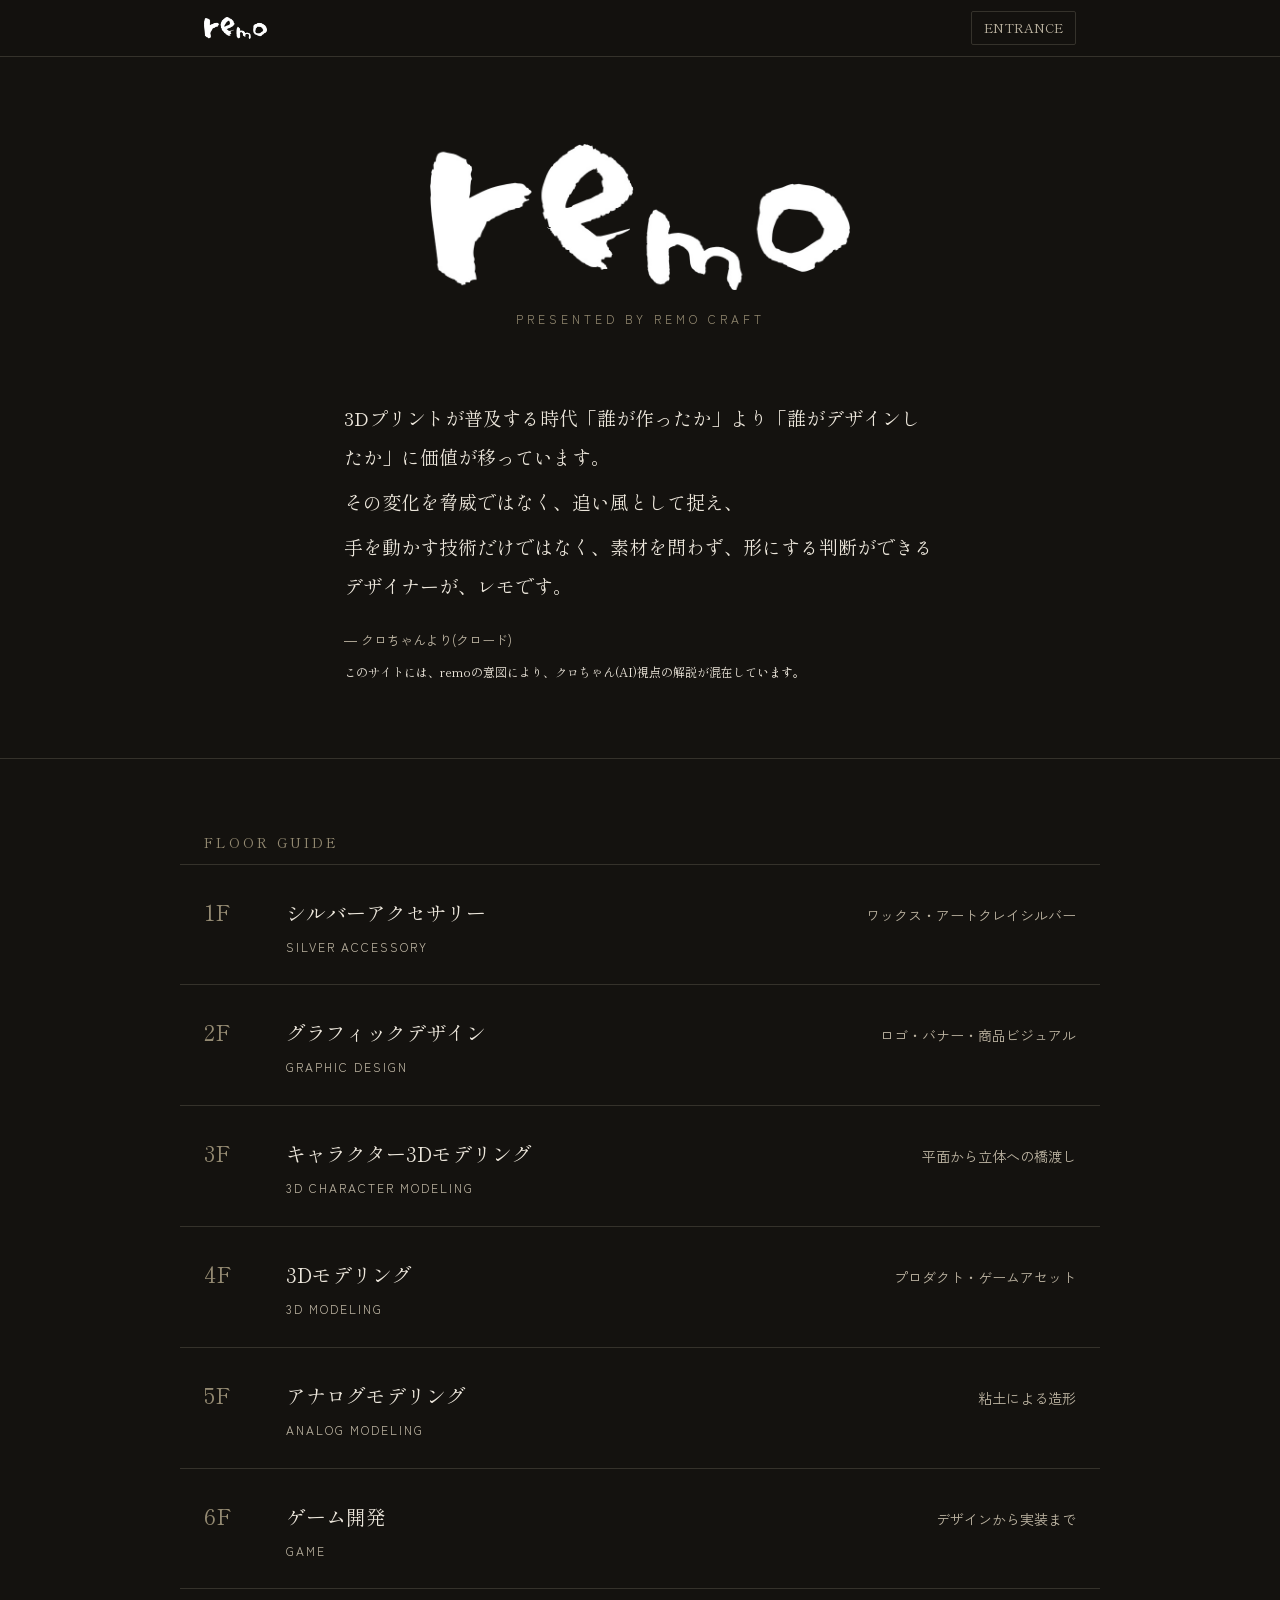
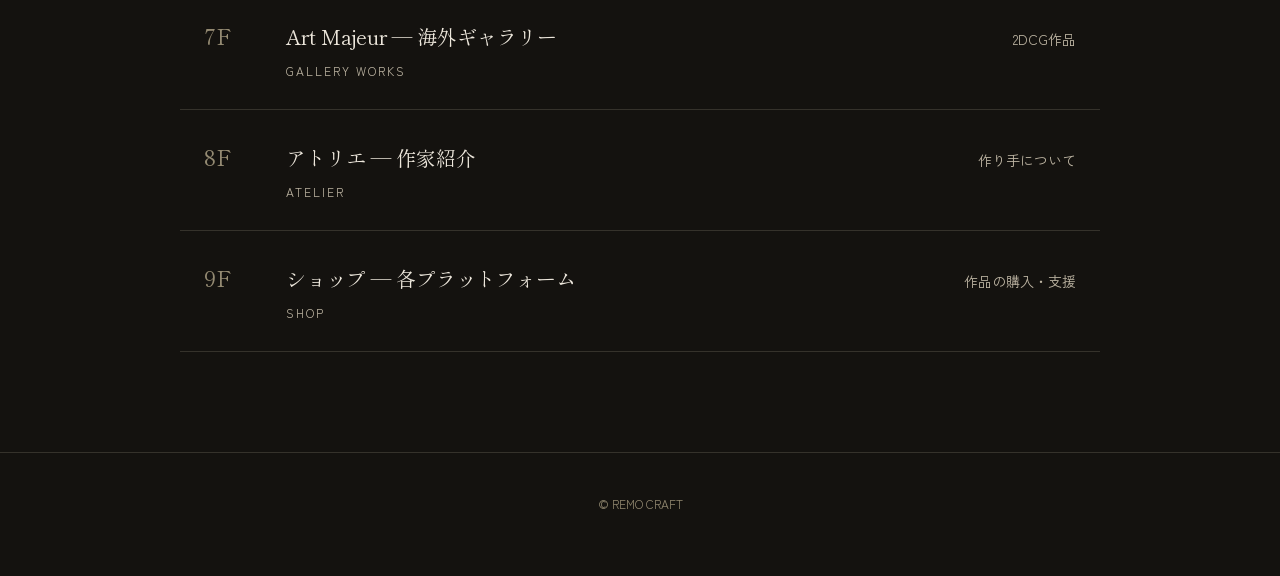
<file: index.html>
<!DOCTYPE html>
<html lang="ja">
<head>
<meta charset="UTF-8">
<meta name="viewport" content="width=device-width, initial-scale=1.0">
<title>REMO CRAFT</title>
<meta name="description" content="REMO CRAFT — シルバーアクセサリー、3Dモデリング、アナログモデリング、ゲーム開発、グラフィックデザイン。ジャンルを横断する制作の窓口。">
<link rel="preconnect" href="https://fonts.googleapis.com">
<link rel="preconnect" href="https://fonts.gstatic.com" crossorigin>
<link href="https://fonts.googleapis.com/css2?family=Caveat:wght@600&family=Shippori+Mincho:wght@500;700&family=Zen+Kaku+Gothic+New:wght@400;500&display=swap" rel="stylesheet">
<link rel="stylesheet" href="assets/style.css">
</head>
<body>

<header class="site-header">
  <div class="wrap">
    <a href="index.html" class="brand-mark"><img src="assets/images/remo-logo.png" alt="remo"></a>
    <span class="floor-tag">ENTRANCE</span>
  </div>
</header>

<section class="hero">
  <img class="logo" src="assets/images/remo-logo.png" alt="remo">
  <p class="presented">PRESENTED&nbsp;BY&nbsp;REMO&nbsp;CRAFT</p>

  <div class="hero-copy">
    <p>3Dプリントが普及する時代「誰が作ったか」より「誰がデザインしたか」に価値が移っています。</p>
    <p>その変化を脅威ではなく、追い風として捉え、</p>
    <p>手を動かす技術だけではなく、素材を問わず、形にする判断ができるデザイナーが、レモです。</p>
    <p class="credit">― クロちゃんより(クロード)</p>
    <p style="font-size: 12px;">このサイトには、remoの意図により、クロちゃん(AI)視点の解説が混在しています。</p>
  </div>
</section>

<section class="directory">
  <p class="directory-title">FLOOR&nbsp;GUIDE</p>
  <nav class="directory-list">

    <a class="directory-row" href="floors/silver-accessory.html">
      <span class="row-num">1F</span>
      <span class="row-text">
        <span class="row-jp">シルバーアクセサリー</span>
        <span class="row-en">SILVER ACCESSORY</span>
      </span>
      <span class="row-hook">ワックス・アートクレイシルバー</span>
    </a>

    <a class="directory-row" href="floors/graphic-design.html">
      <span class="row-num">2F</span>
      <span class="row-text">
        <span class="row-jp">グラフィックデザイン</span>
        <span class="row-en">GRAPHIC DESIGN</span>
      </span>
      <span class="row-hook">ロゴ・バナー・商品ビジュアル</span>
    </a>

    <a class="directory-row" href="floors/character-modeling.html">
      <span class="row-num">3F</span>
      <span class="row-text">
        <span class="row-jp">キャラクター3Dモデリング</span>
        <span class="row-en">3D CHARACTER MODELING</span>
      </span>
      <span class="row-hook">平面から立体への橋渡し</span>
    </a>

    <a class="directory-row" href="floors/3d-modeling.html">
      <span class="row-num">4F</span>
      <span class="row-text">
        <span class="row-jp">3Dモデリング</span>
        <span class="row-en">3D MODELING</span>
      </span>
      <span class="row-hook">プロダクト・ゲームアセット</span>
    </a>

    <a class="directory-row" href="floors/analog-modeling.html">
      <span class="row-num">5F</span>
      <span class="row-text">
        <span class="row-jp">アナログモデリング</span>
        <span class="row-en">ANALOG MODELING</span>
      </span>
      <span class="row-hook">粘土による造形</span>
    </a>

    <a class="directory-row" href="floors/game.html">
      <span class="row-num">6F</span>
      <span class="row-text">
        <span class="row-jp">ゲーム開発</span>
        <span class="row-en">GAME</span>
      </span>
      <span class="row-hook">デザインから実装まで</span>
    </a>

    <a class="directory-row" href="floors/art-majeur.html">
      <span class="row-num">7F</span>
      <span class="row-text">
        <span class="row-jp">Art Majeur ― 海外ギャラリー</span>
        <span class="row-en">GALLERY WORKS</span>
      </span>
      <span class="row-hook">2DCG作品</span>
    </a>

    <a class="directory-row" href="floors/profile.html">
      <span class="row-num">8F</span>
      <span class="row-text">
        <span class="row-jp">アトリエ ― 作家紹介</span>
        <span class="row-en">ATELIER</span>
      </span>
      <span class="row-hook">作り手について</span>
    </a>

    <a class="directory-row" href="floors/links.html">
      <span class="row-num">9F</span>
      <span class="row-text">
        <span class="row-jp">ショップ ― 各プラットフォーム</span>
        <span class="row-en">SHOP</span>
      </span>
      <span class="row-hook">作品の購入・支援</span>
    </a>

  </nav>
</section>

<footer class="site-footer">
  © REMO CRAFT
</footer>

</body>
</html>
</file>
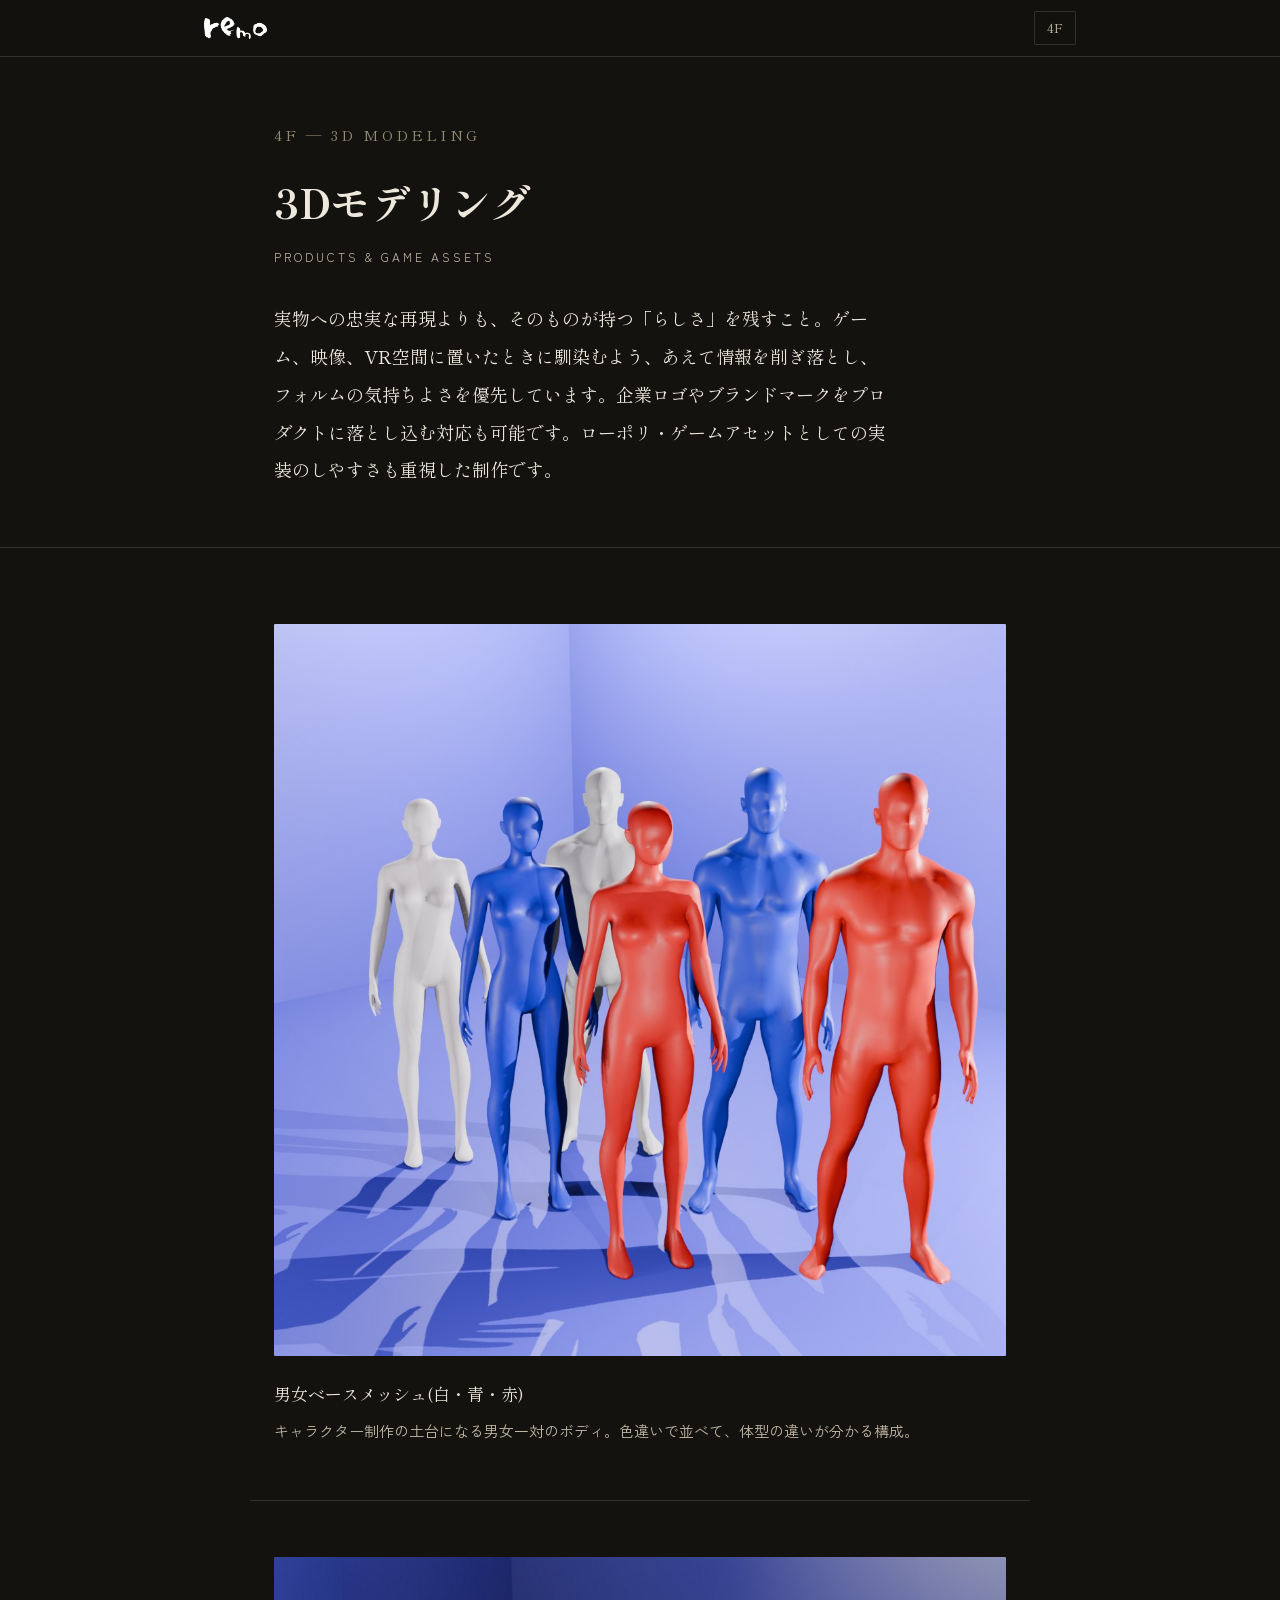
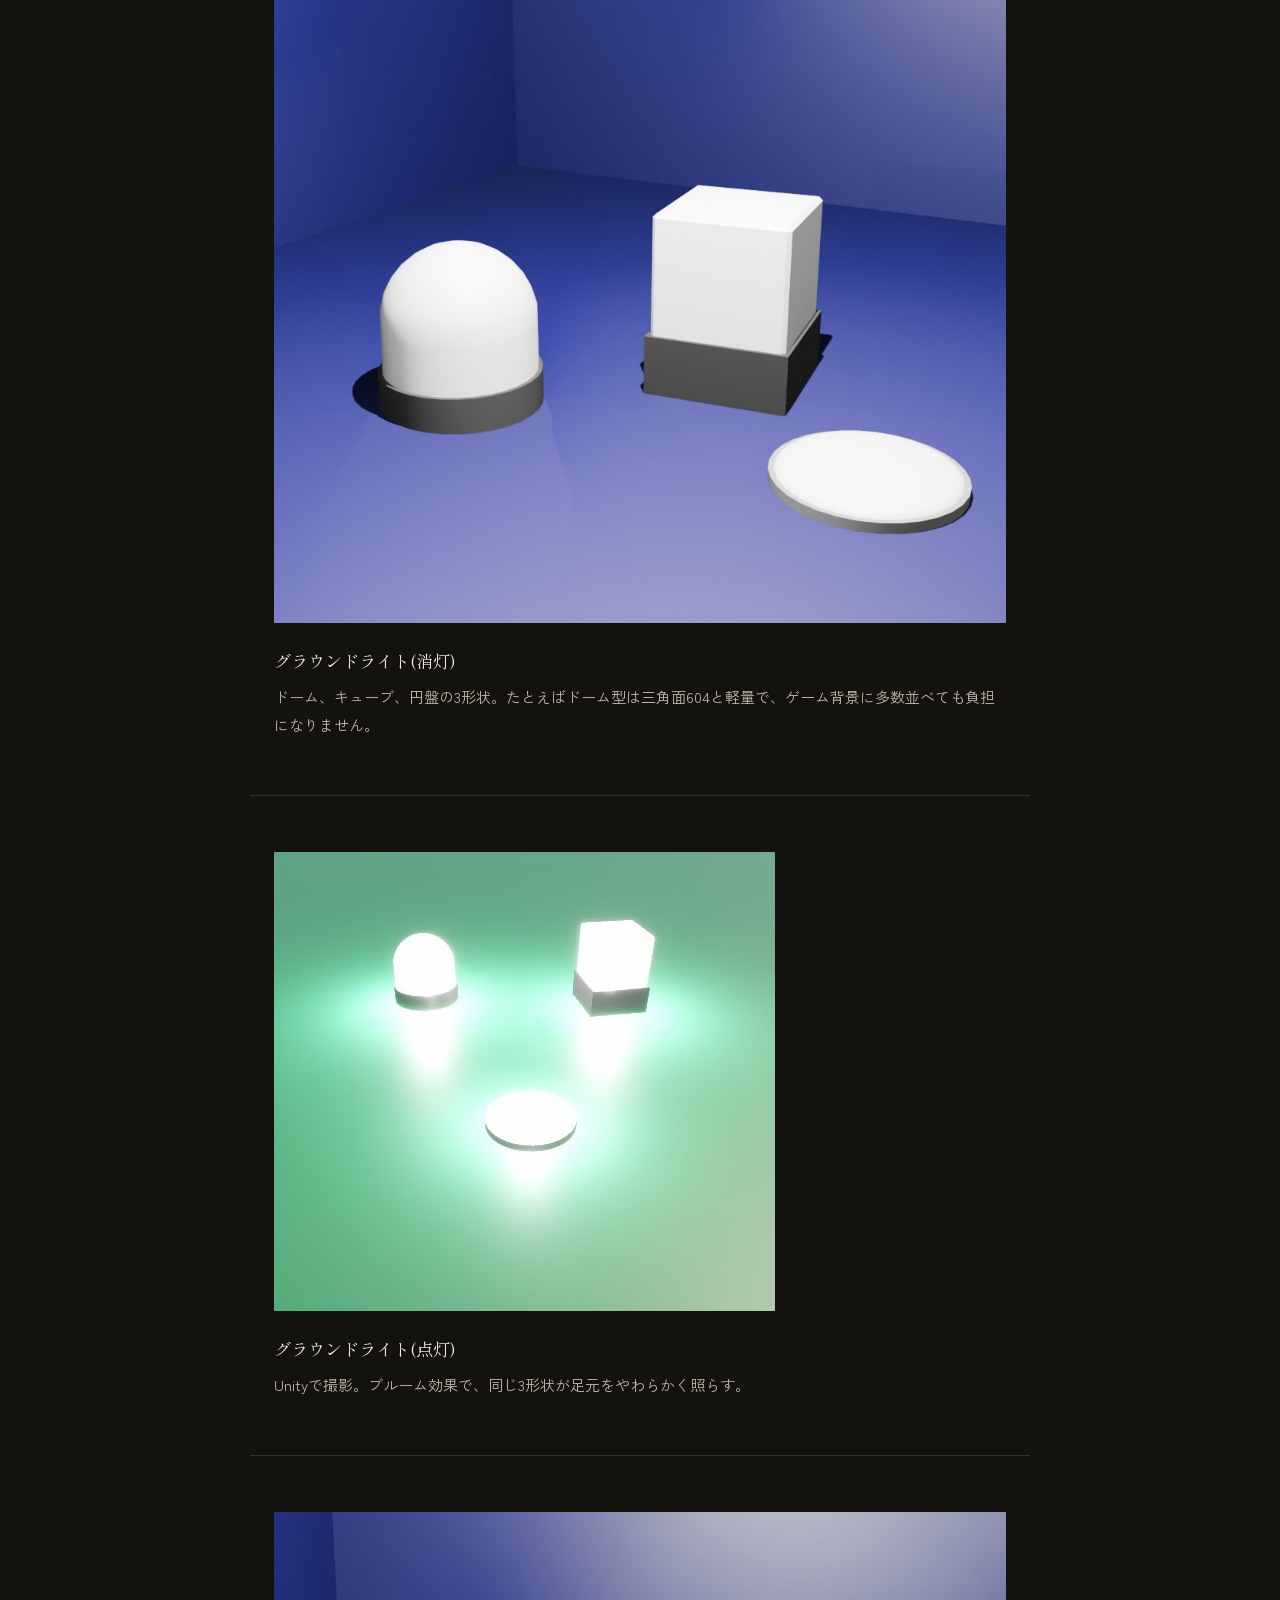
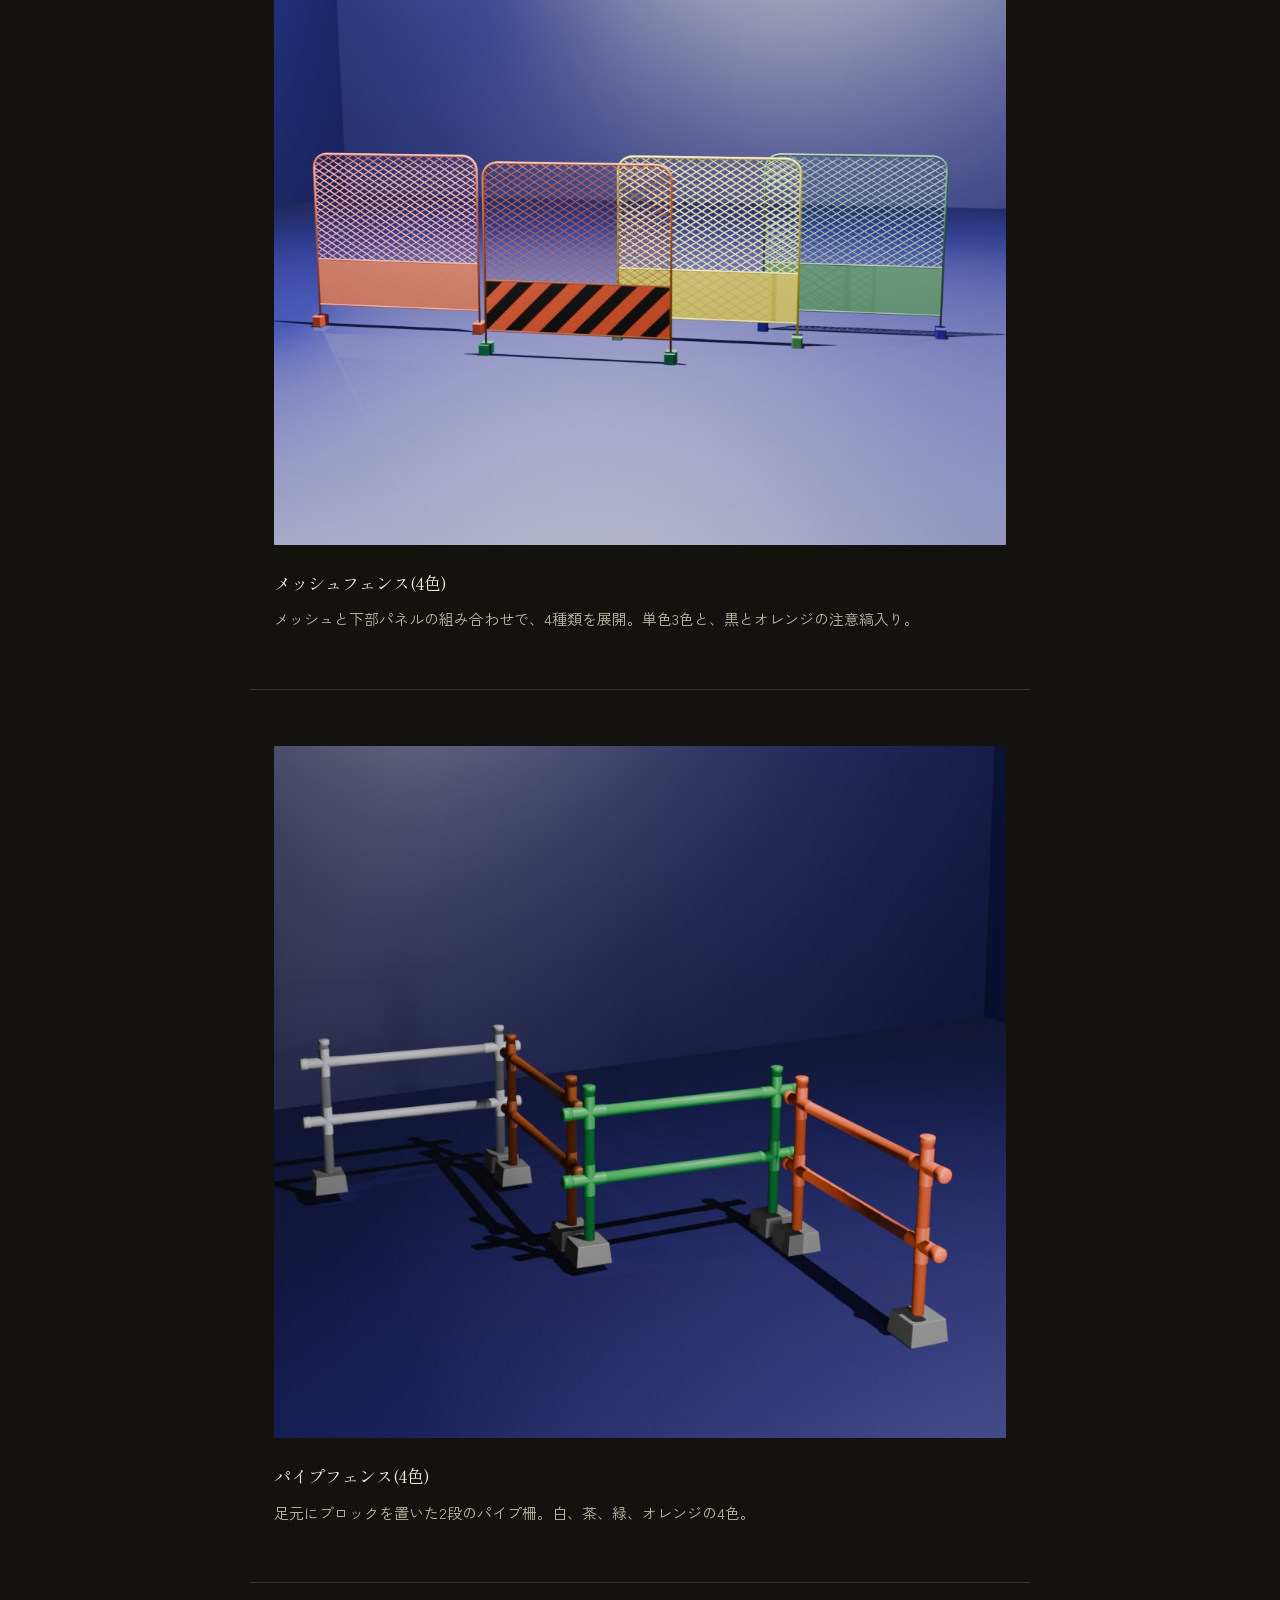
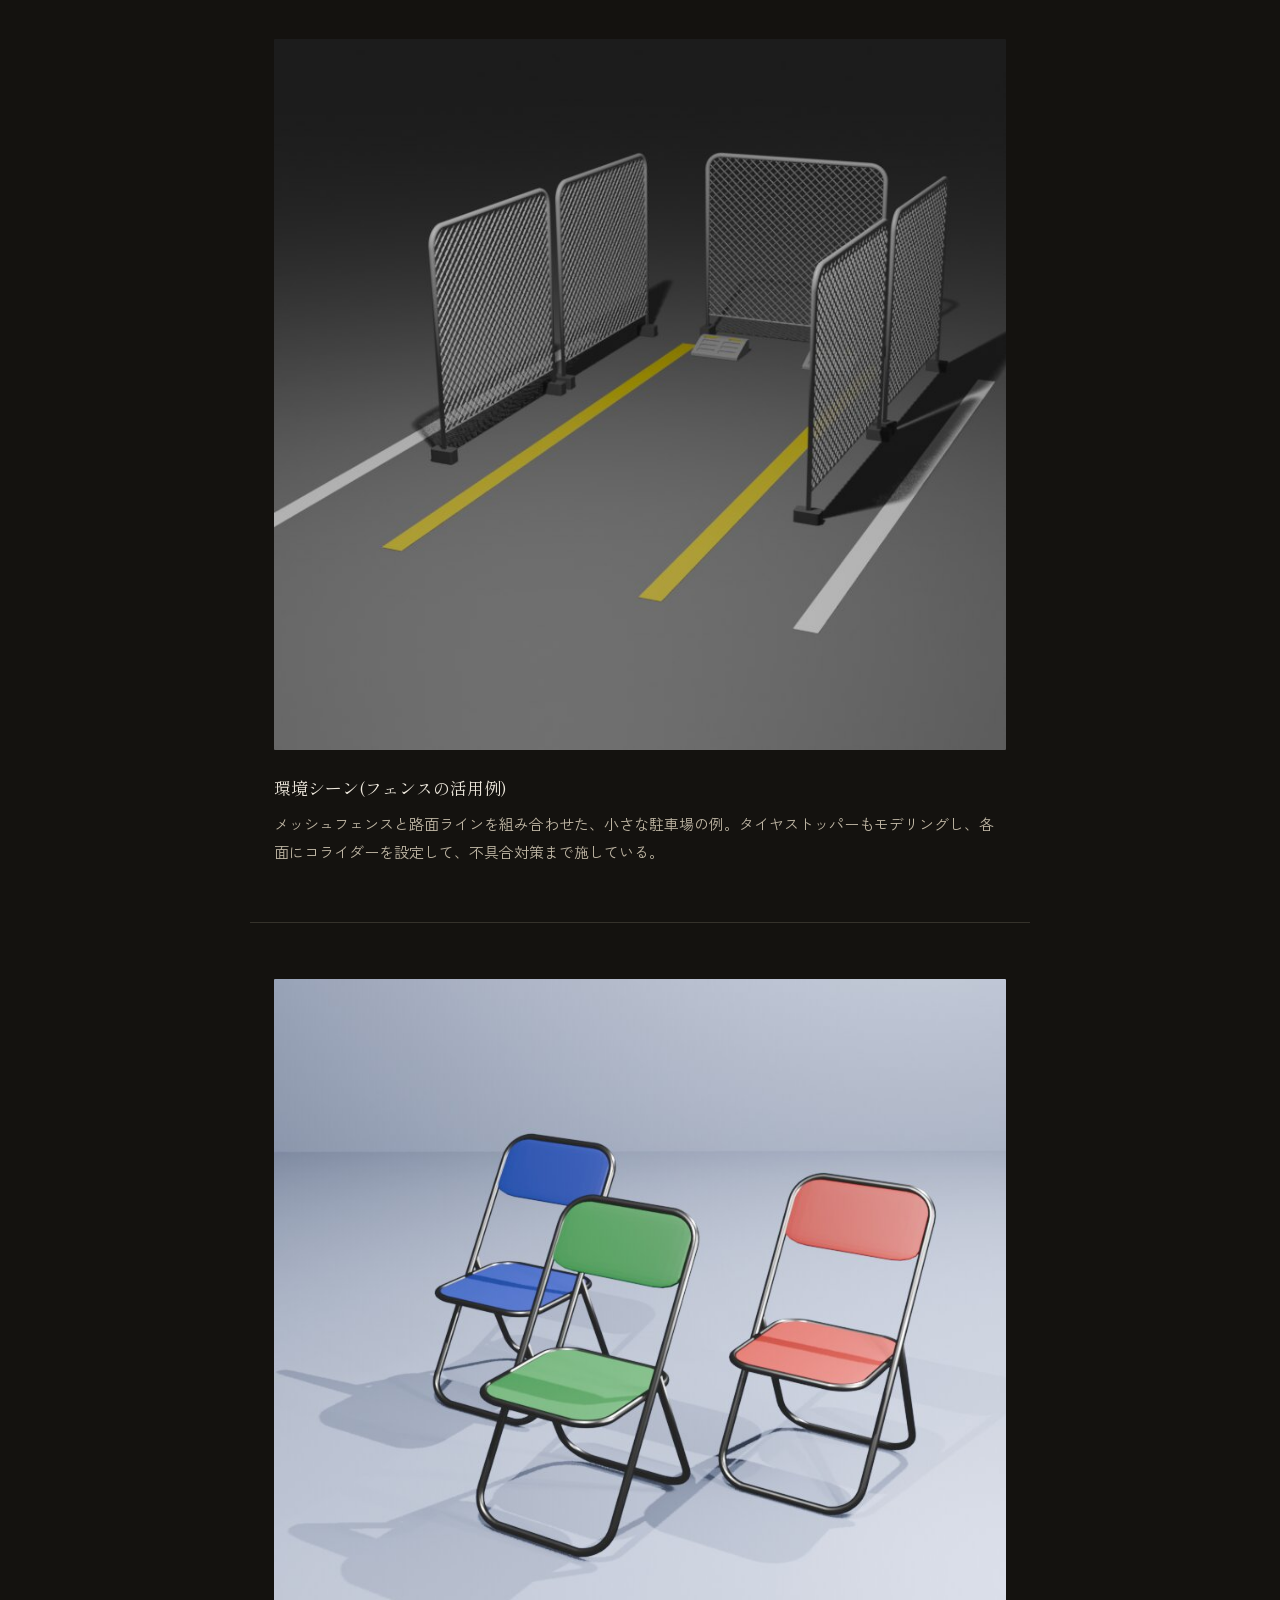
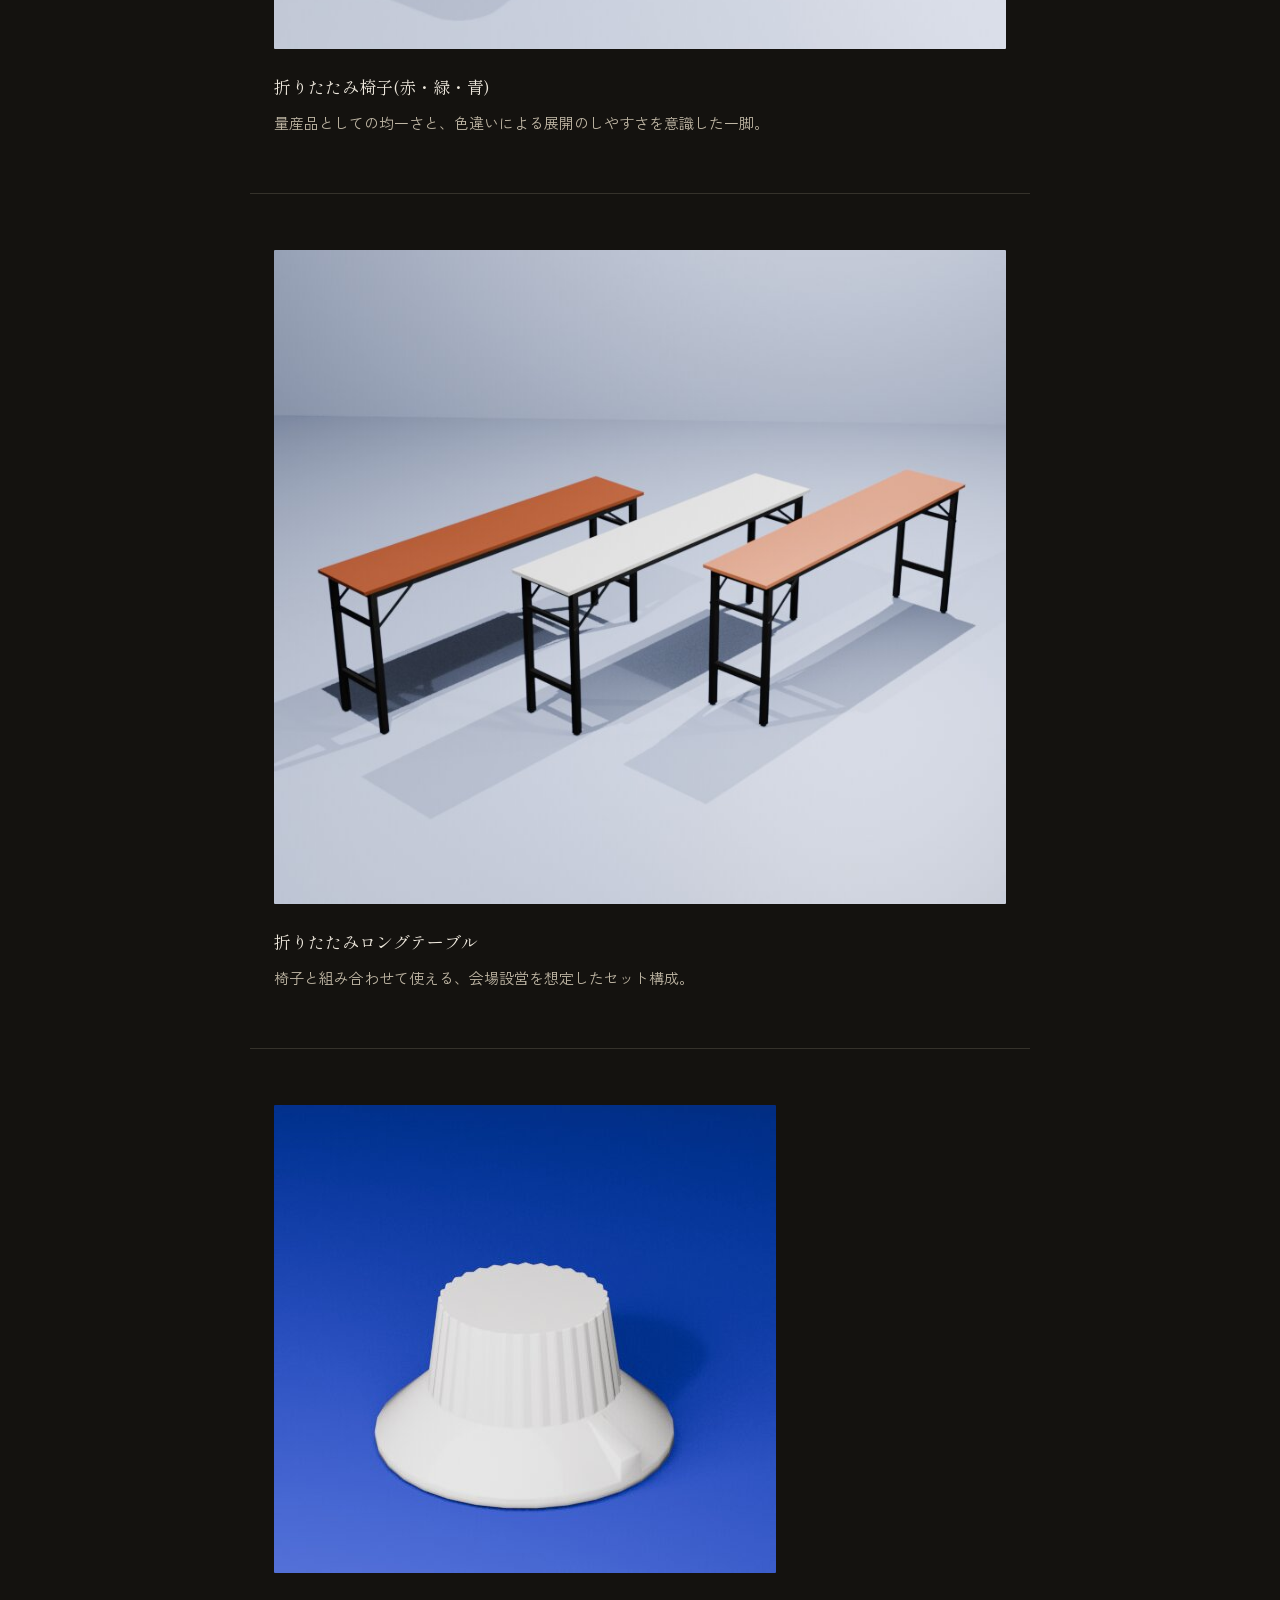
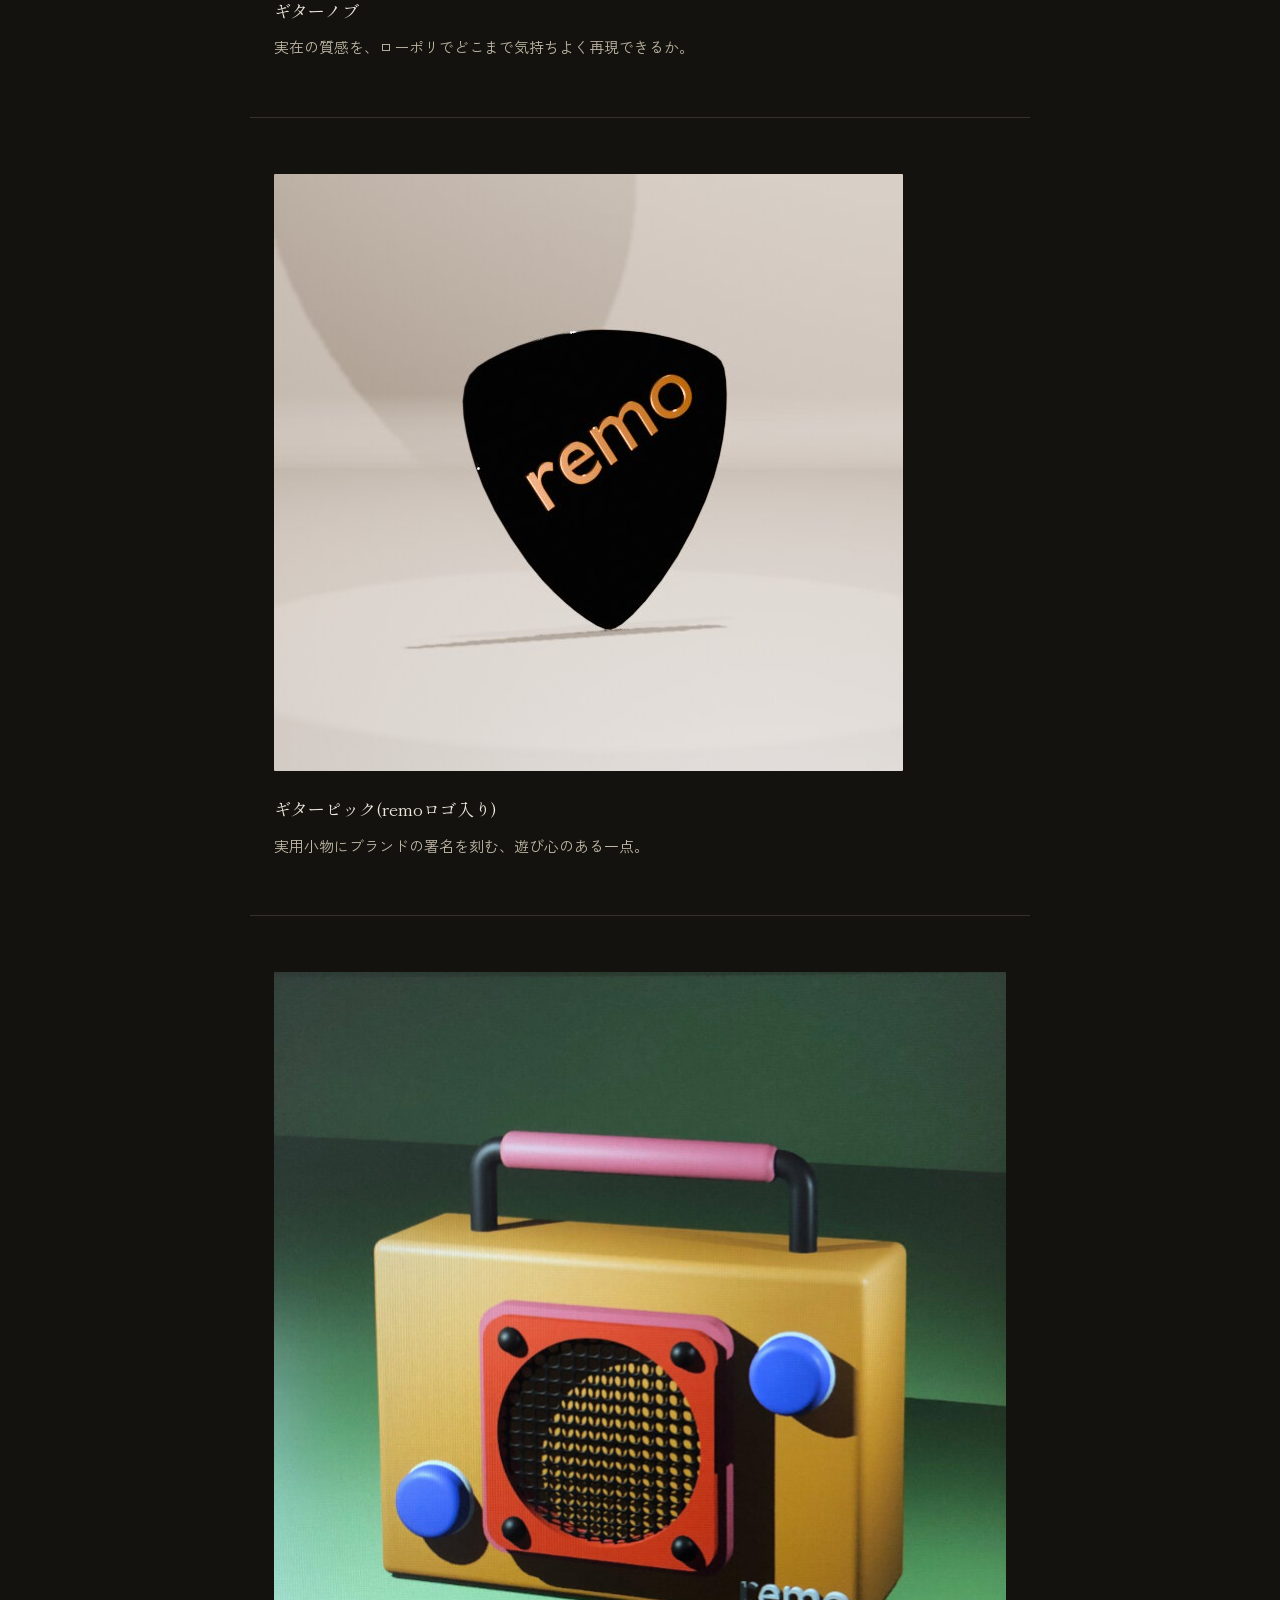
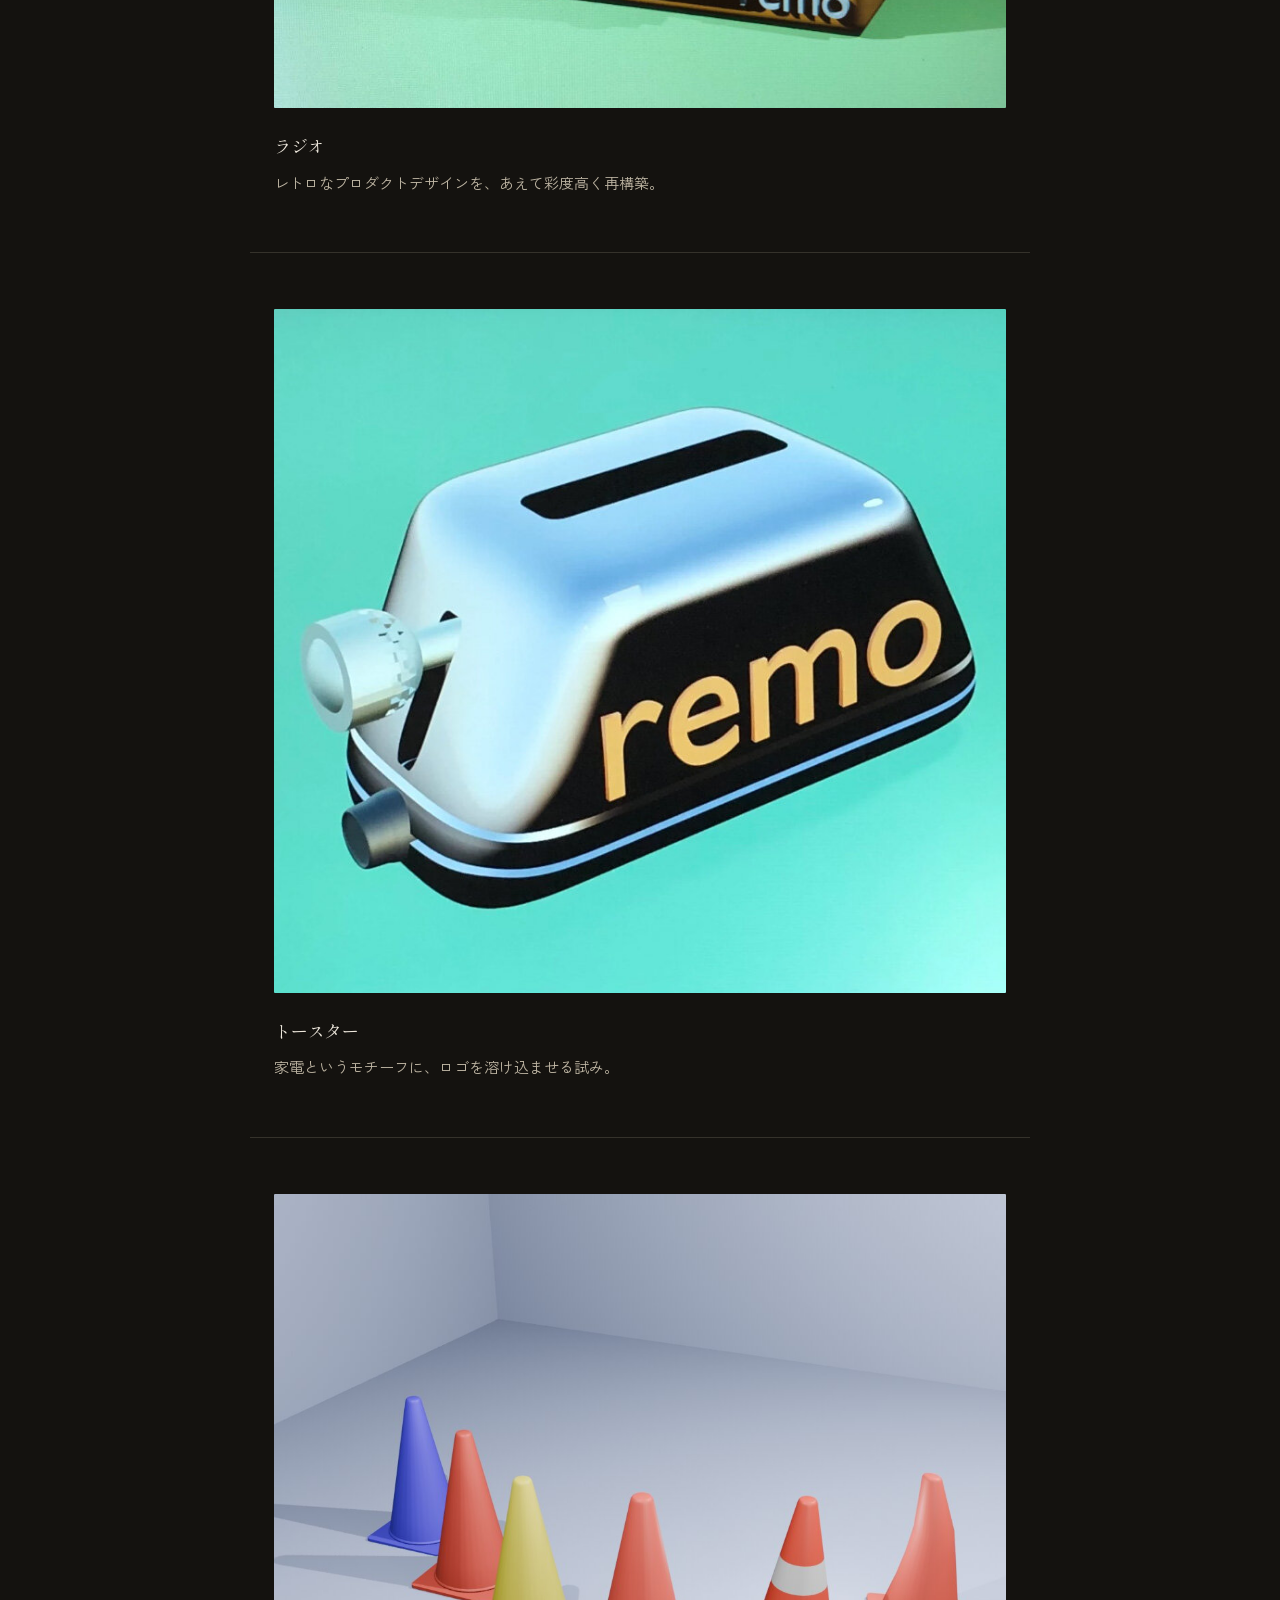
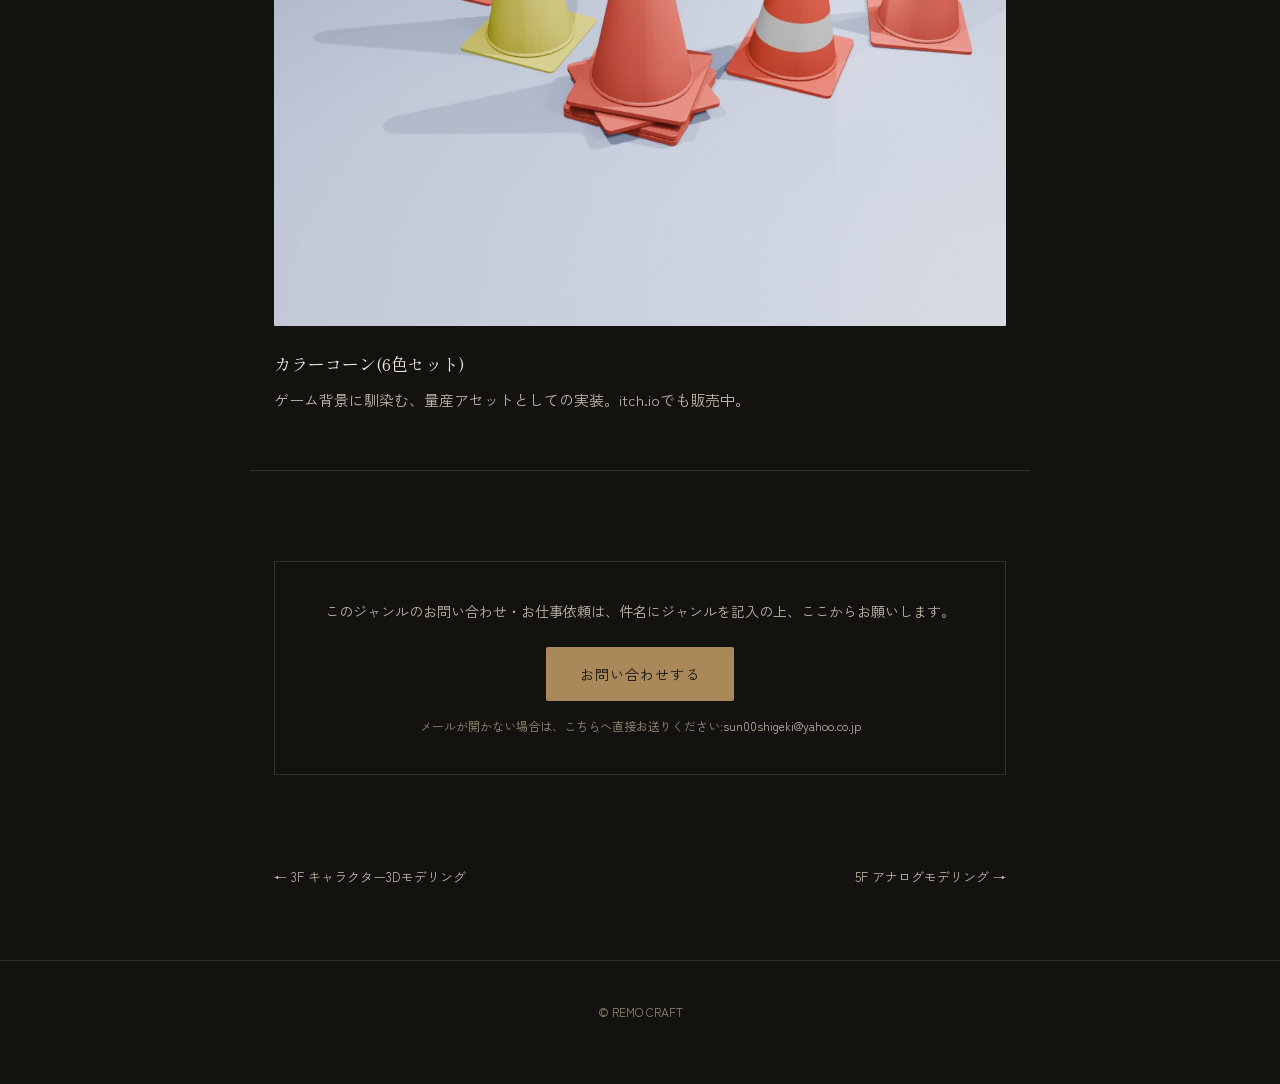
<file: floors/3d-modeling.html>
<!DOCTYPE html>
<html lang="ja">
<head>
<meta charset="UTF-8">
<meta name="viewport" content="width=device-width, initial-scale=1.0">
<title>3Dモデリング | REMO CRAFT</title>
<link rel="preconnect" href="https://fonts.googleapis.com">
<link rel="preconnect" href="https://fonts.gstatic.com" crossorigin>
<link href="https://fonts.googleapis.com/css2?family=Caveat:wght@600&family=Shippori+Mincho:wght@500;700&family=Zen+Kaku+Gothic+New:wght@400;500&display=swap" rel="stylesheet">
<link rel="stylesheet" href="../assets/style.css">
</head>
<body>

<header class="site-header">
  <div class="wrap">
    <a href="../index.html" class="brand-mark"><img src="../assets/images/remo-logo.png" alt="remo"></a>
    <span class="floor-tag">4F</span>
  </div>
</header>

<section class="floor-hero">
  <div class="wrap">
    <p class="floor-num">4F ― 3D MODELING</p>
    <h1 class="floor-title-jp">3Dモデリング</h1>
    <p class="floor-title-en">PRODUCTS &amp; GAME ASSETS</p>
    <p class="lead">実物への忠実な再現よりも、そのものが持つ「らしさ」を残すこと。ゲーム、映像、VR空間に置いたときに馴染むよう、あえて情報を削ぎ落とし、フォルムの気持ちよさを優先しています。企業ロゴやブランドマークをプロダクトに落とし込む対応も可能です。ローポリ・ゲームアセットとしての実装のしやすさも重視した制作です。</p>
  </div>
</section>

<section class="works">

  <article class="work">
    <img src="../assets/base_mesh_sets.jpg" alt="白・青・赤の男女ベースメッシュ6体">
    <div>
      <p class="work-caption-title">男女ベースメッシュ(白・青・赤)</p>
      <p class="work-caption-text">キャラクター制作の土台になる男女一対のボディ。色違いで並べて、体型の違いが分かる構成。</p>
    </div>
  </article>

  <article class="work">
    <img src="../assets/ground_light_off.jpg" alt="ドーム型・キューブ型・円盤型のグラウンドライト(消灯)">
    <div>
      <p class="work-caption-title">グラウンドライト(消灯)</p>
      <p class="work-caption-text">ドーム、キューブ、円盤の3形状。たとえばドーム型は三角面604と軽量で、ゲーム背景に多数並べても負担になりません。</p>
    </div>
  </article>

  <article class="work">
    <img src="../assets/ground_light_on.jpg" alt="3種のグラウンドライト(点灯)">
    <div>
      <p class="work-caption-title">グラウンドライト(点灯)</p>
      <p class="work-caption-text">Unityで撮影。ブルーム効果で、同じ3形状が足元をやわらかく照らす。</p>
    </div>
  </article>

  <article class="work">
    <img src="../assets/fence_sets_01.jpg" alt="4色のメッシュフェンス">
    <div>
      <p class="work-caption-title">メッシュフェンス(4色)</p>
      <p class="work-caption-text">メッシュと下部パネルの組み合わせで、4種類を展開。単色3色と、黒とオレンジの注意縞入り。</p>
    </div>
  </article>

  <article class="work">
    <img src="../assets/pipe_fence_01.jpg" alt="白・茶・緑・オレンジのパイプフェンス">
    <div>
      <p class="work-caption-title">パイプフェンス(4色)</p>
      <p class="work-caption-text">足元にブロックを置いた2段のパイプ柵。白、茶、緑、オレンジの4色。</p>
    </div>
  </article>

  <article class="work">
    <img src="../assets/parking_lot_set01.jpg" alt="メッシュフェンスと路面ラインで構成した駐車場シーン">
    <div>
      <p class="work-caption-title">環境シーン(フェンスの活用例)</p>
      <p class="work-caption-text">メッシュフェンスと路面ラインを組み合わせた、小さな駐車場の例。タイヤストッパーもモデリングし、各面にコライダーを設定して、不具合対策まで施している。</p>
    </div>
  </article>

  <article class="work">
    <img src="../assets/images/folding_chair.jpg" alt="赤・緑・青の折りたたみ椅子3脚">
    <div>
      <p class="work-caption-title">折りたたみ椅子(赤・緑・青)</p>
      <p class="work-caption-text">量産品としての均一さと、色違いによる展開のしやすさを意識した一脚。</p>
    </div>
  </article>

  <article class="work">
    <img src="../assets/images/folding_long_table.jpg" alt="3色の折りたたみロングテーブル">
    <div>
      <p class="work-caption-title">折りたたみロングテーブル</p>
      <p class="work-caption-text">椅子と組み合わせて使える、会場設営を想定したセット構成。</p>
    </div>
  </article>

  <article class="work">
    <img src="../assets/images/guitar-nob.jpg" alt="白いギターのノブ">
    <div>
      <p class="work-caption-title">ギターノブ</p>
      <p class="work-caption-text">実在の質感を、ローポリでどこまで気持ちよく再現できるか。</p>
    </div>
  </article>

  <article class="work">
    <img src="../assets/images/guitar-pick.jpg" alt="remoロゴ入りの黒いギターピック">
    <div>
      <p class="work-caption-title">ギターピック(remoロゴ入り)</p>
      <p class="work-caption-text">実用小物にブランドの署名を刻む、遊び心のある一点。</p>
    </div>
  </article>

  <article class="work">
    <img src="../assets/images/radio.jpg" alt="remoロゴ入りのレトロなラジオ">
    <div>
      <p class="work-caption-title">ラジオ</p>
      <p class="work-caption-text">レトロなプロダクトデザインを、あえて彩度高く再構築。</p>
    </div>
  </article>

  <article class="work">
    <img src="../assets/images/toaster.jpg" alt="remoロゴ入りのトースター">
    <div>
      <p class="work-caption-title">トースター</p>
      <p class="work-caption-text">家電というモチーフに、ロゴを溶け込ませる試み。</p>
    </div>
  </article>

  <article class="work">
    <img src="../assets/images/traffic_cone.jpg" alt="6色のカラーコーンセット">
    <div>
      <p class="work-caption-title">カラーコーン(6色セット)</p>
      <p class="work-caption-text">ゲーム背景に馴染む、量産アセットとしての実装。itch.ioでも販売中。</p>
    </div>
  </article>

</section>

<section class="cta">
  <div class="cta-box">
    <p>このジャンルのお問い合わせ・お仕事依頼は、件名にジャンルを記入の上、ここからお願いします。</p>
    <a class="cta-button" href="mailto:sun00shigeki@yahoo.co.jp?subject=【3Dモデリング】お問い合わせ">お問い合わせする</a>
    <span class="cta-fallback">メールが開かない場合は、こちらへ直接お送りください:<span>sun00shigeki@yahoo.co.jp</span></span>
  </div>
</section>

<div class="floor-nav">
  <a href="character-modeling.html">← 3F キャラクター3Dモデリング</a>
  <a href="analog-modeling.html">5F アナログモデリング →</a>
</div>

<footer class="site-footer">© REMO CRAFT</footer>

</body>
</html>
</file>
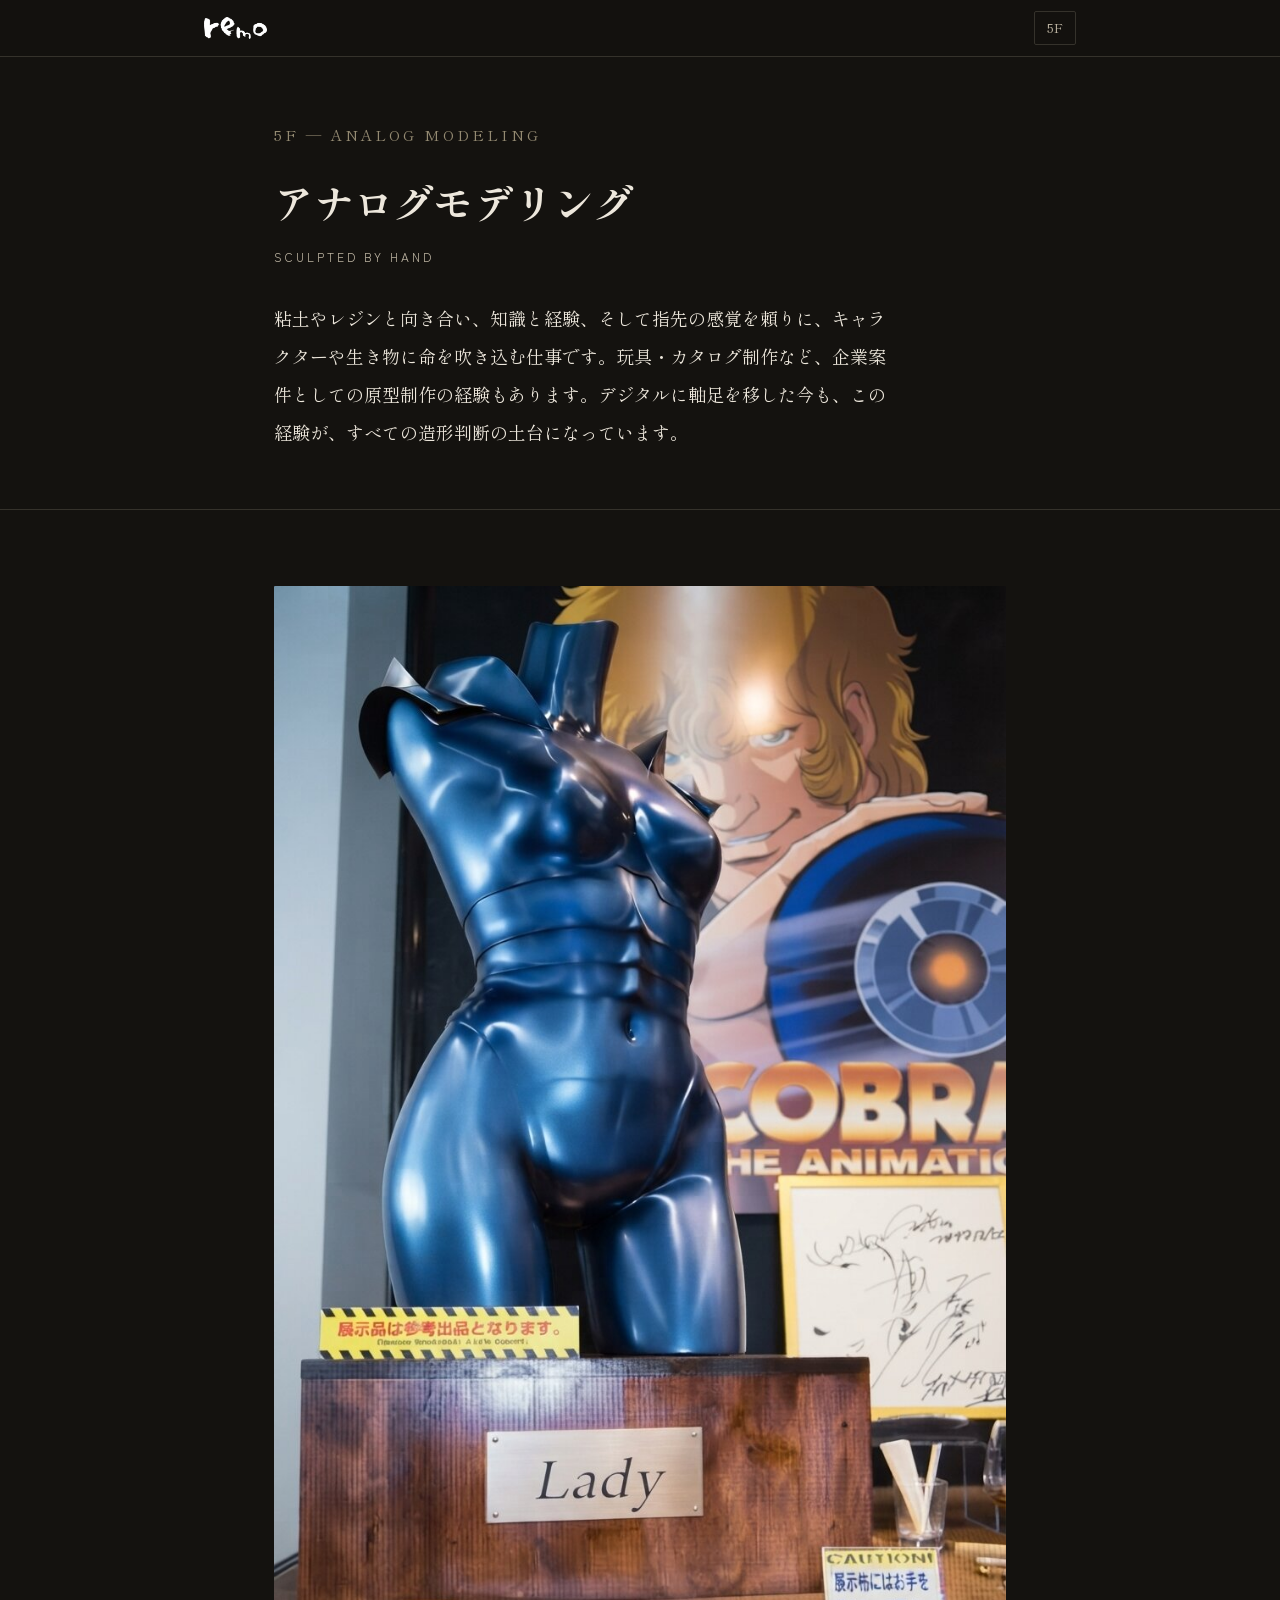
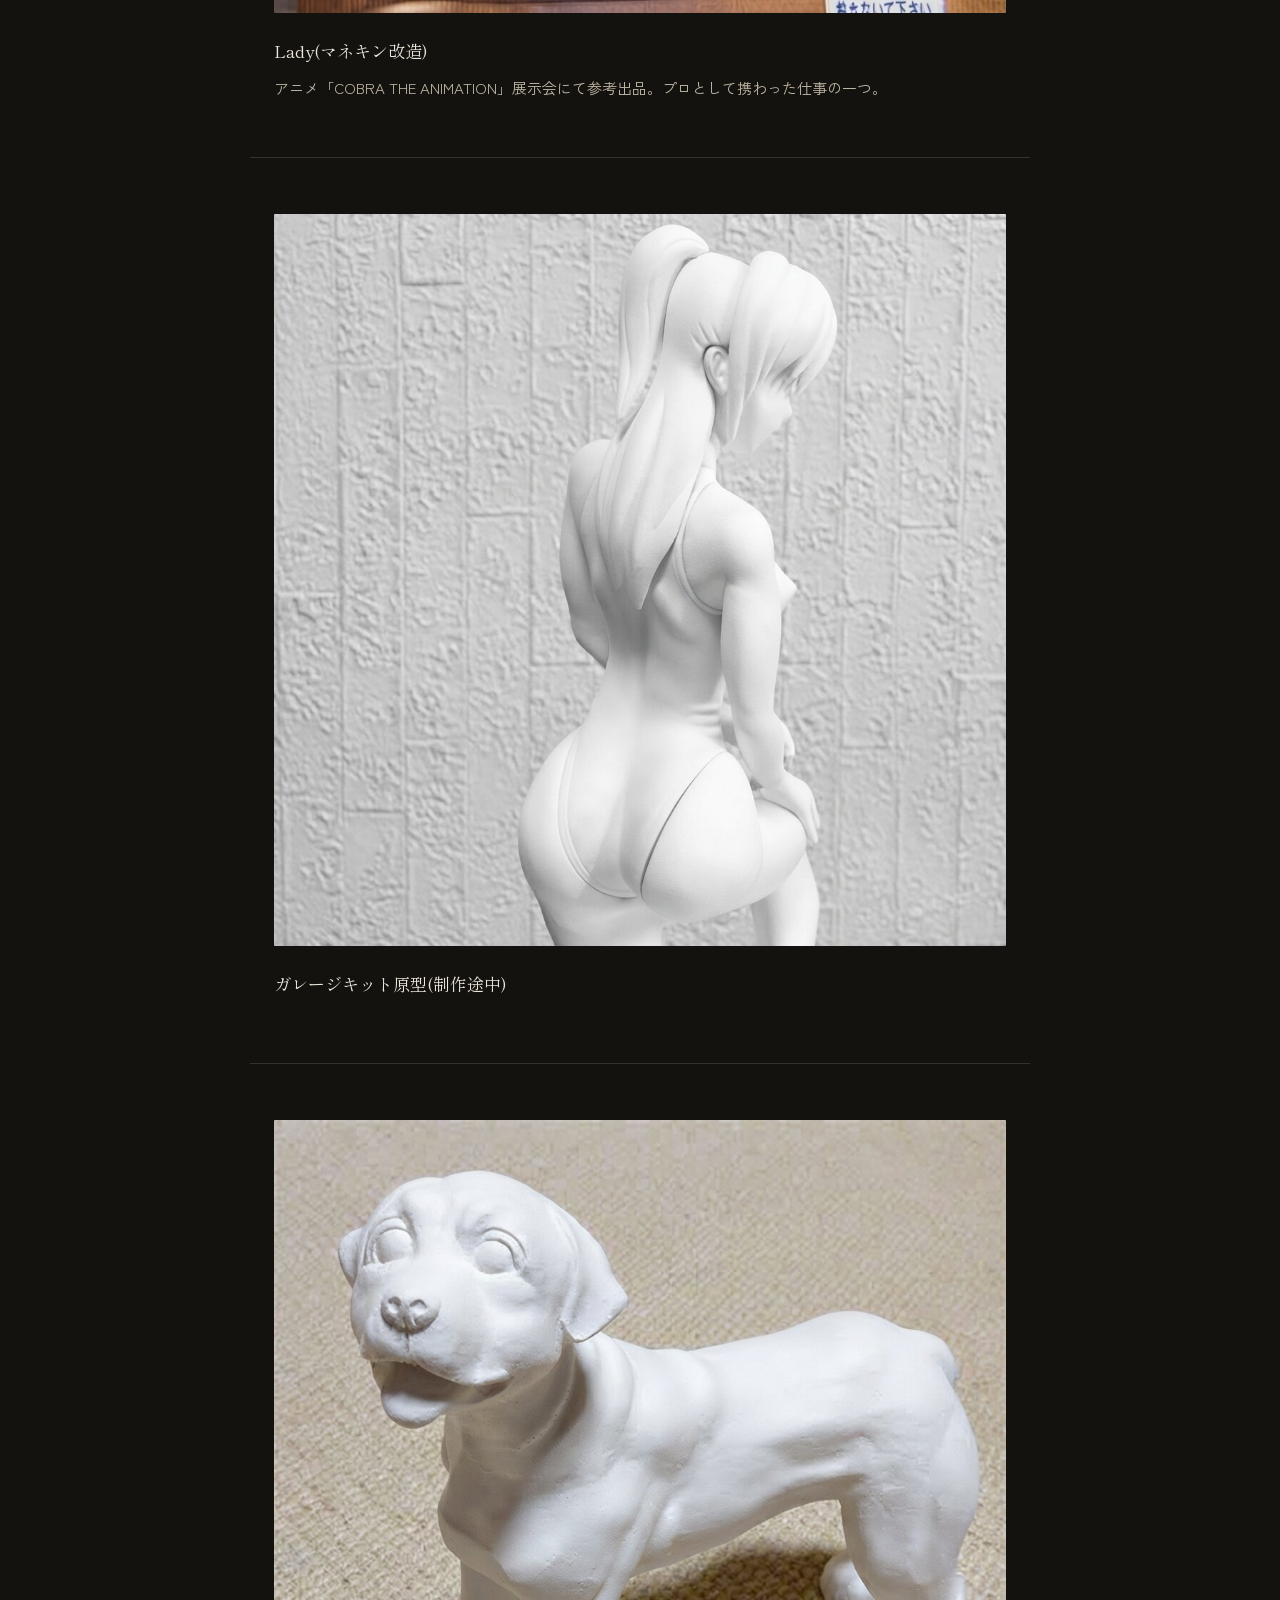
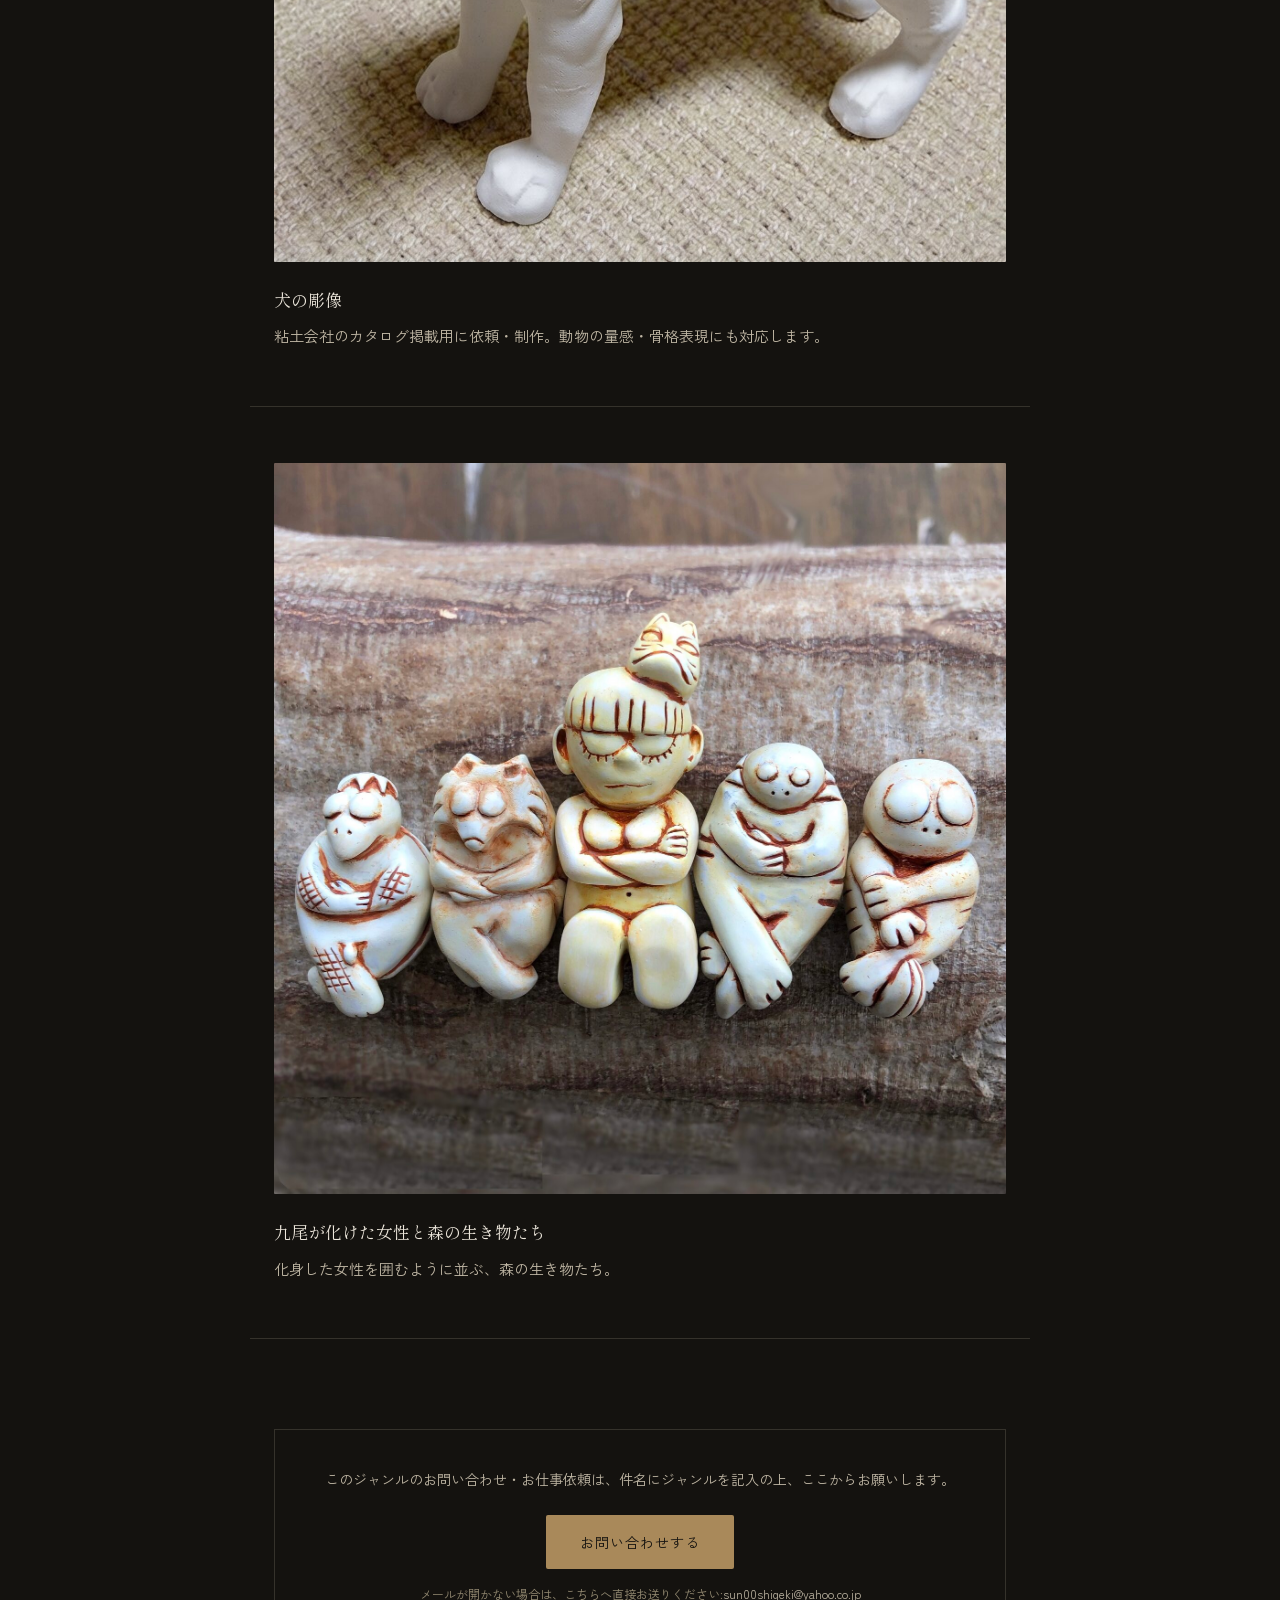
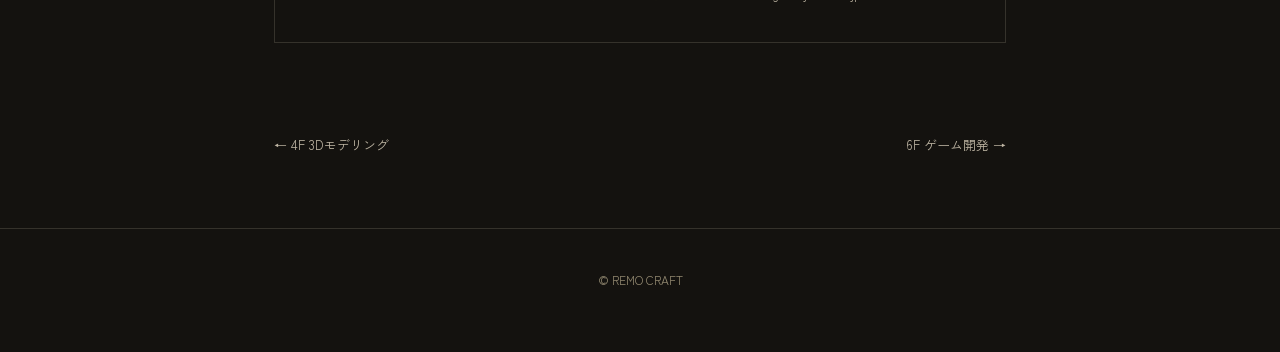
<file: floors/analog-modeling.html>
<!DOCTYPE html>
<html lang="ja">
<head>
<meta charset="UTF-8">
<meta name="viewport" content="width=device-width, initial-scale=1.0">
<title>アナログモデリング | REMO CRAFT</title>
<link rel="preconnect" href="https://fonts.googleapis.com">
<link rel="preconnect" href="https://fonts.gstatic.com" crossorigin>
<link href="https://fonts.googleapis.com/css2?family=Caveat:wght@600&family=Shippori+Mincho:wght@500;700&family=Zen+Kaku+Gothic+New:wght@400;500&display=swap" rel="stylesheet">
<link rel="stylesheet" href="../assets/style.css">
</head>
<body>

<header class="site-header">
  <div class="wrap">
    <a href="../index.html" class="brand-mark"><img src="../assets/images/remo-logo.png" alt="remo"></a>
    <span class="floor-tag">5F</span>
  </div>
</header>

<section class="floor-hero">
  <div class="wrap">
    <p class="floor-num">5F ― ANALOG MODELING</p>
    <h1 class="floor-title-jp">アナログモデリング</h1>
    <p class="floor-title-en">SCULPTED BY HAND</p>
    <p class="lead">粘土やレジンと向き合い、知識と経験、そして指先の感覚を頼りに、キャラクターや生き物に命を吹き込む仕事です。玩具・カタログ制作など、企業案件としての原型制作の経験もあります。デジタルに軸足を移した今も、この経験が、すべての造形判断の土台になっています。</p>
  </div>
</section>

<section class="works">

  <article class="work">
    <img src="../assets/images/analog_lady_torso.jpg" alt="Ladyと題されたメタリックブルーのトルソー、COBRA THE ANIMATIONの展示会にて">
    <div>
      <p class="work-caption-title">Lady(マネキン改造)</p>
      <p class="work-caption-text">アニメ「COBRA THE ANIMATION」展示会にて参考出品。プロとして携わった仕事の一つ。</p>
    </div>
  </article>

  <article class="work">
    <img src="../assets/images/analog_garage_kit.jpg" alt="制作途中のガレージキット原型、白い状態の女性フィギュア">
    <div>
      <p class="work-caption-title">ガレージキット原型(制作途中)</p>
      <p class="work-caption-text"></p>
    </div>
  </article>

  <article class="work">
    <img src="../assets/images/analog_dog.jpg" alt="白い犬の彫像">
    <div>
      <p class="work-caption-title">犬の彫像</p>
      <p class="work-caption-text">粘土会社のカタログ掲載用に依頼・制作。動物の量感・骨格表現にも対応します。</p>
    </div>
  </article>

  <article class="work">
    <img src="../assets/images/analog_modeling04.jpg" alt="九尾が化けた女性を囲む森の生き物たちの原型">
    <div>
      <p class="work-caption-title">九尾が化けた女性と森の生き物たち</p>
      <p class="work-caption-text">化身した女性を囲むように並ぶ、森の生き物たち。</p>
    </div>
  </article>

</section>

<section class="cta">
  <div class="cta-box">
    <p>このジャンルのお問い合わせ・お仕事依頼は、件名にジャンルを記入の上、ここからお願いします。</p>
    <a class="cta-button" href="mailto:sun00shigeki@yahoo.co.jp?subject=【アナログモデリング】お問い合わせ">お問い合わせする</a>
    <span class="cta-fallback">メールが開かない場合は、こちらへ直接お送りください:<span>sun00shigeki@yahoo.co.jp</span></span>
  </div>
</section>

<div class="floor-nav">
  <a href="3d-modeling.html">← 4F 3Dモデリング</a>
  <a href="game.html">6F ゲーム開発 →</a>
</div>

<footer class="site-footer">© REMO CRAFT</footer>

</body>
</html>
</file>
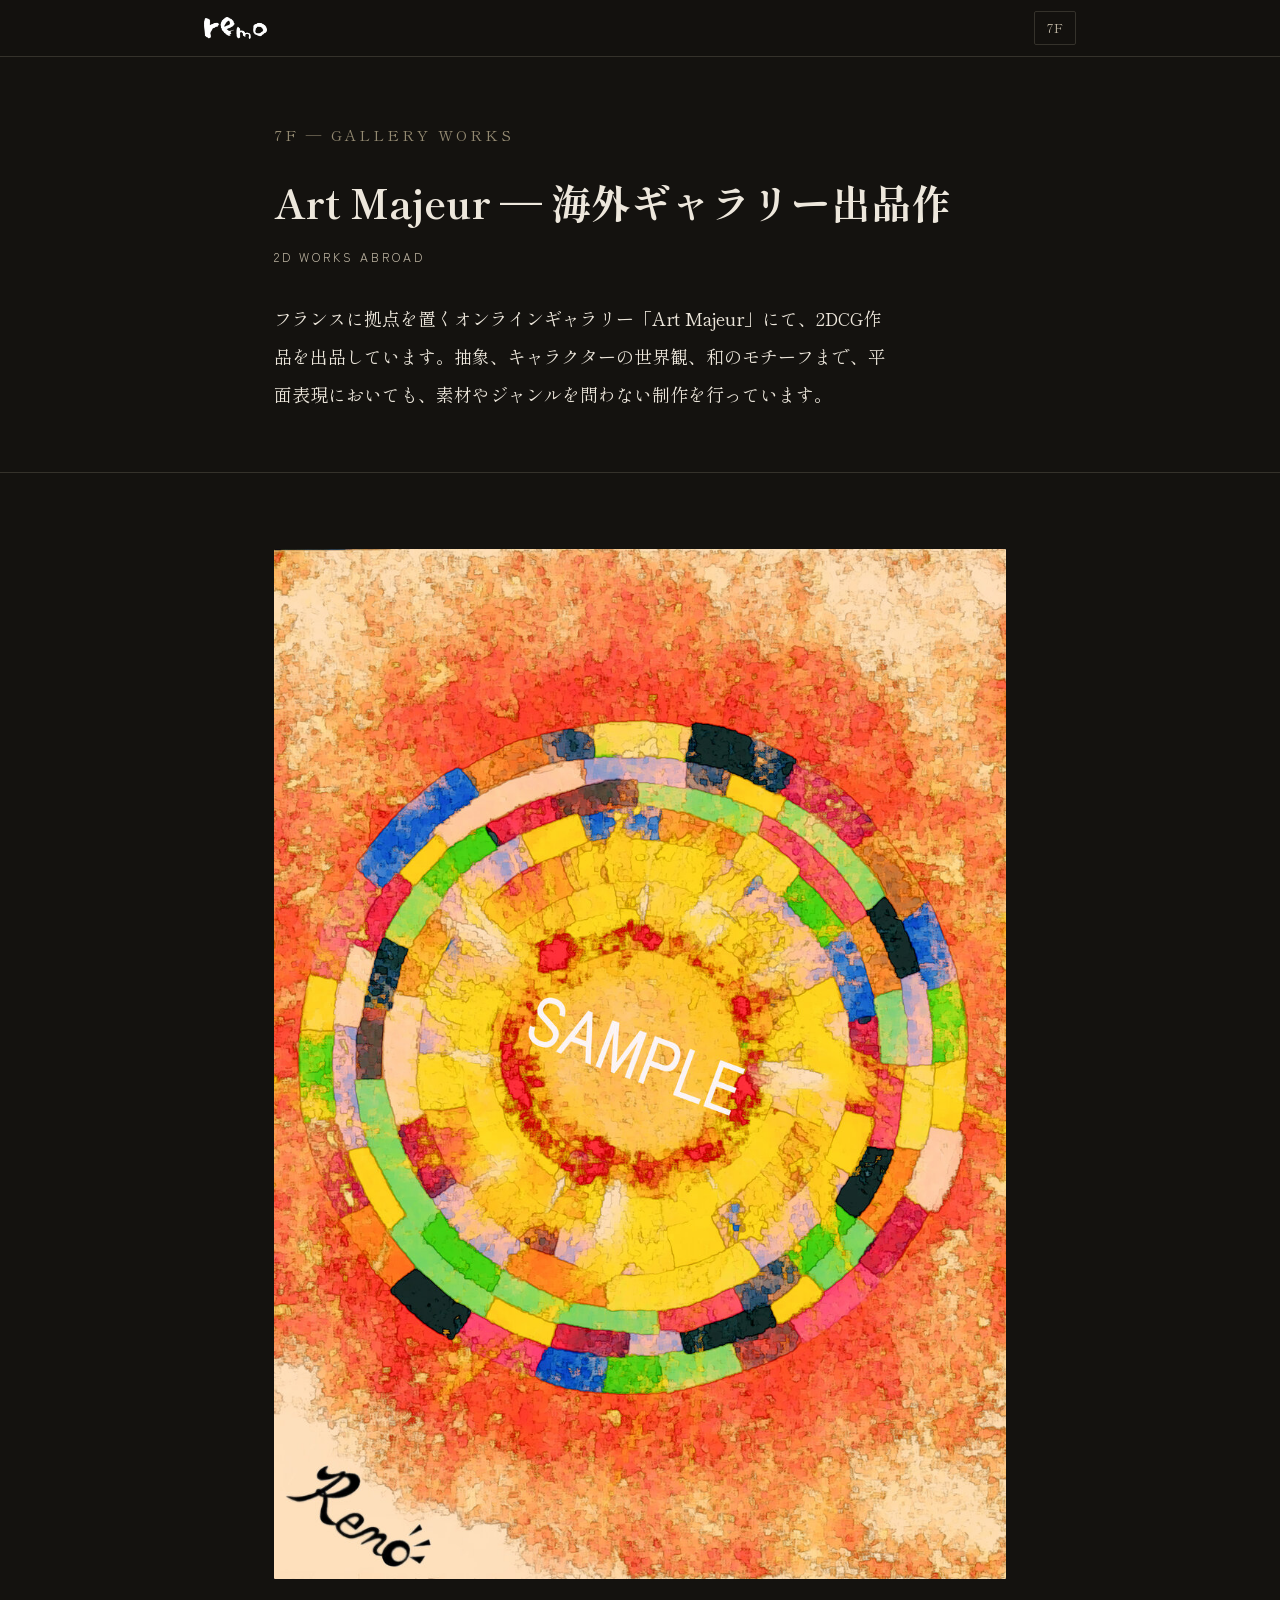
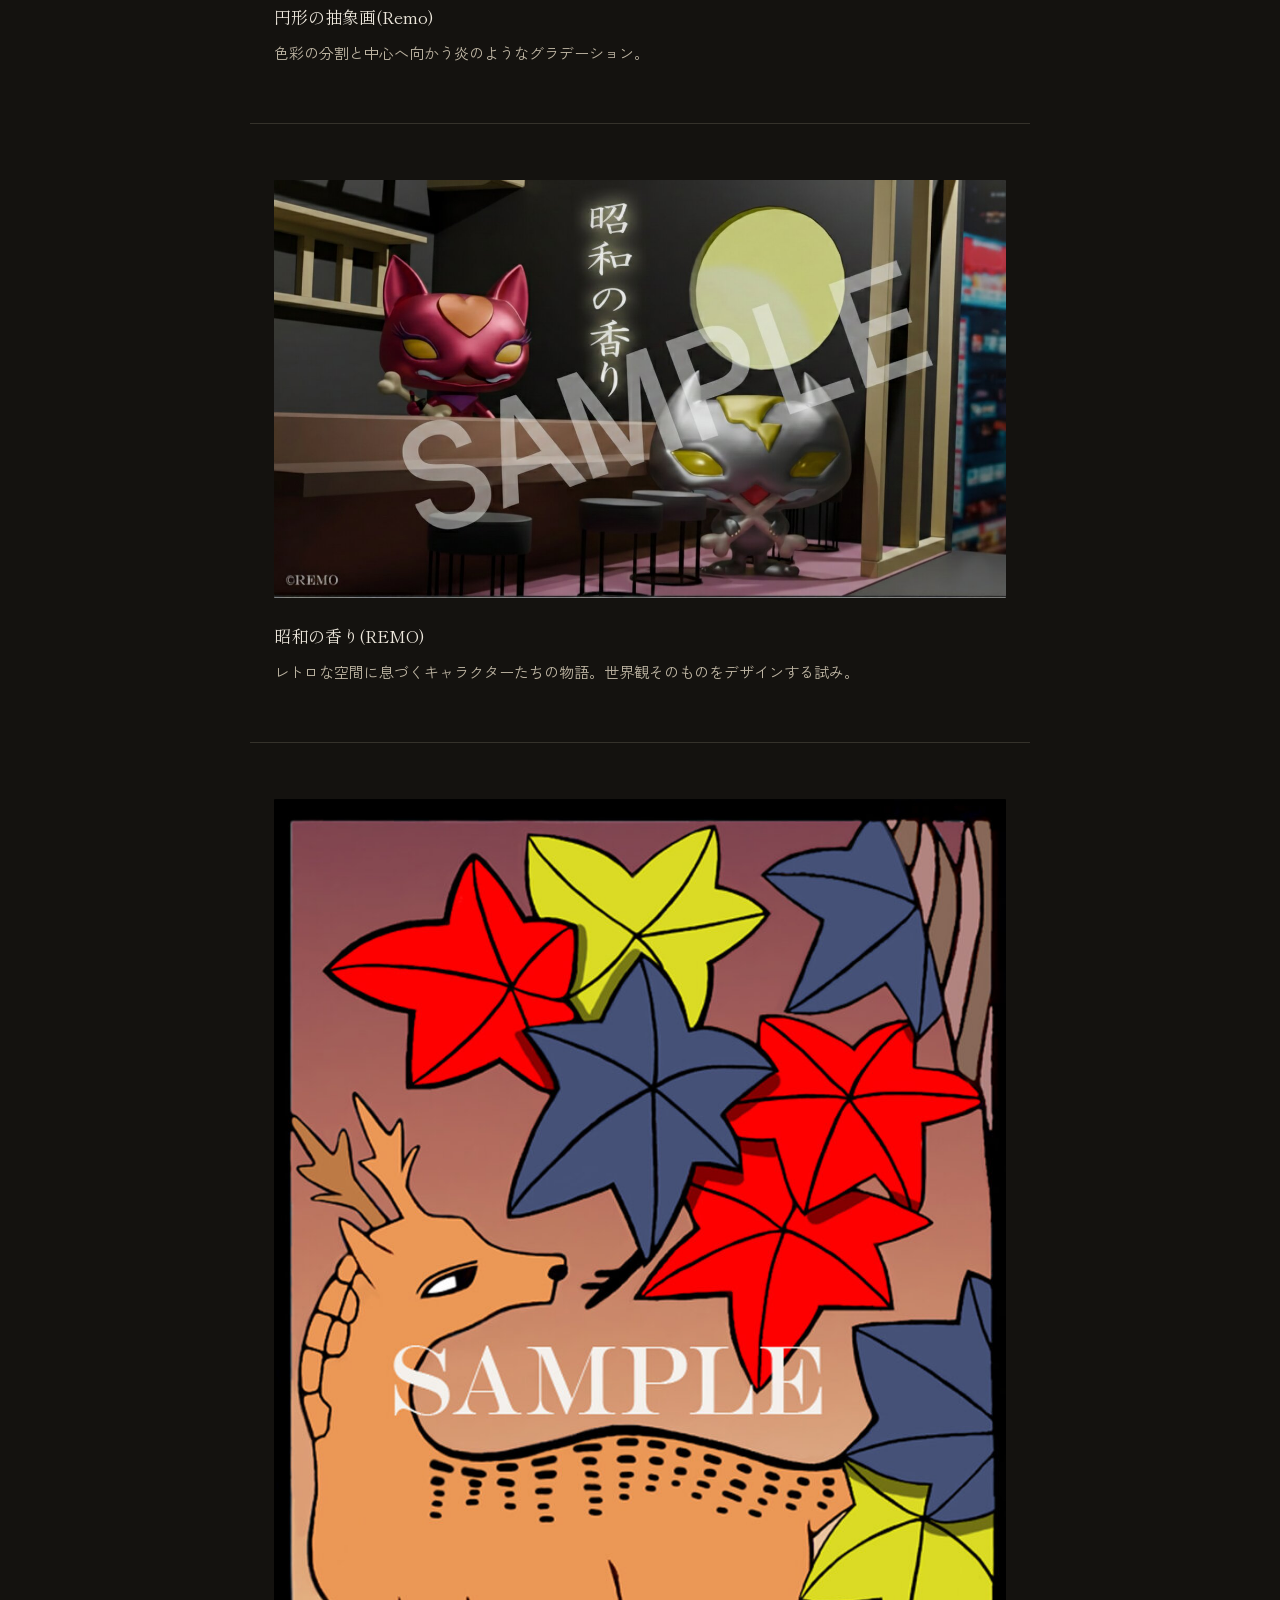
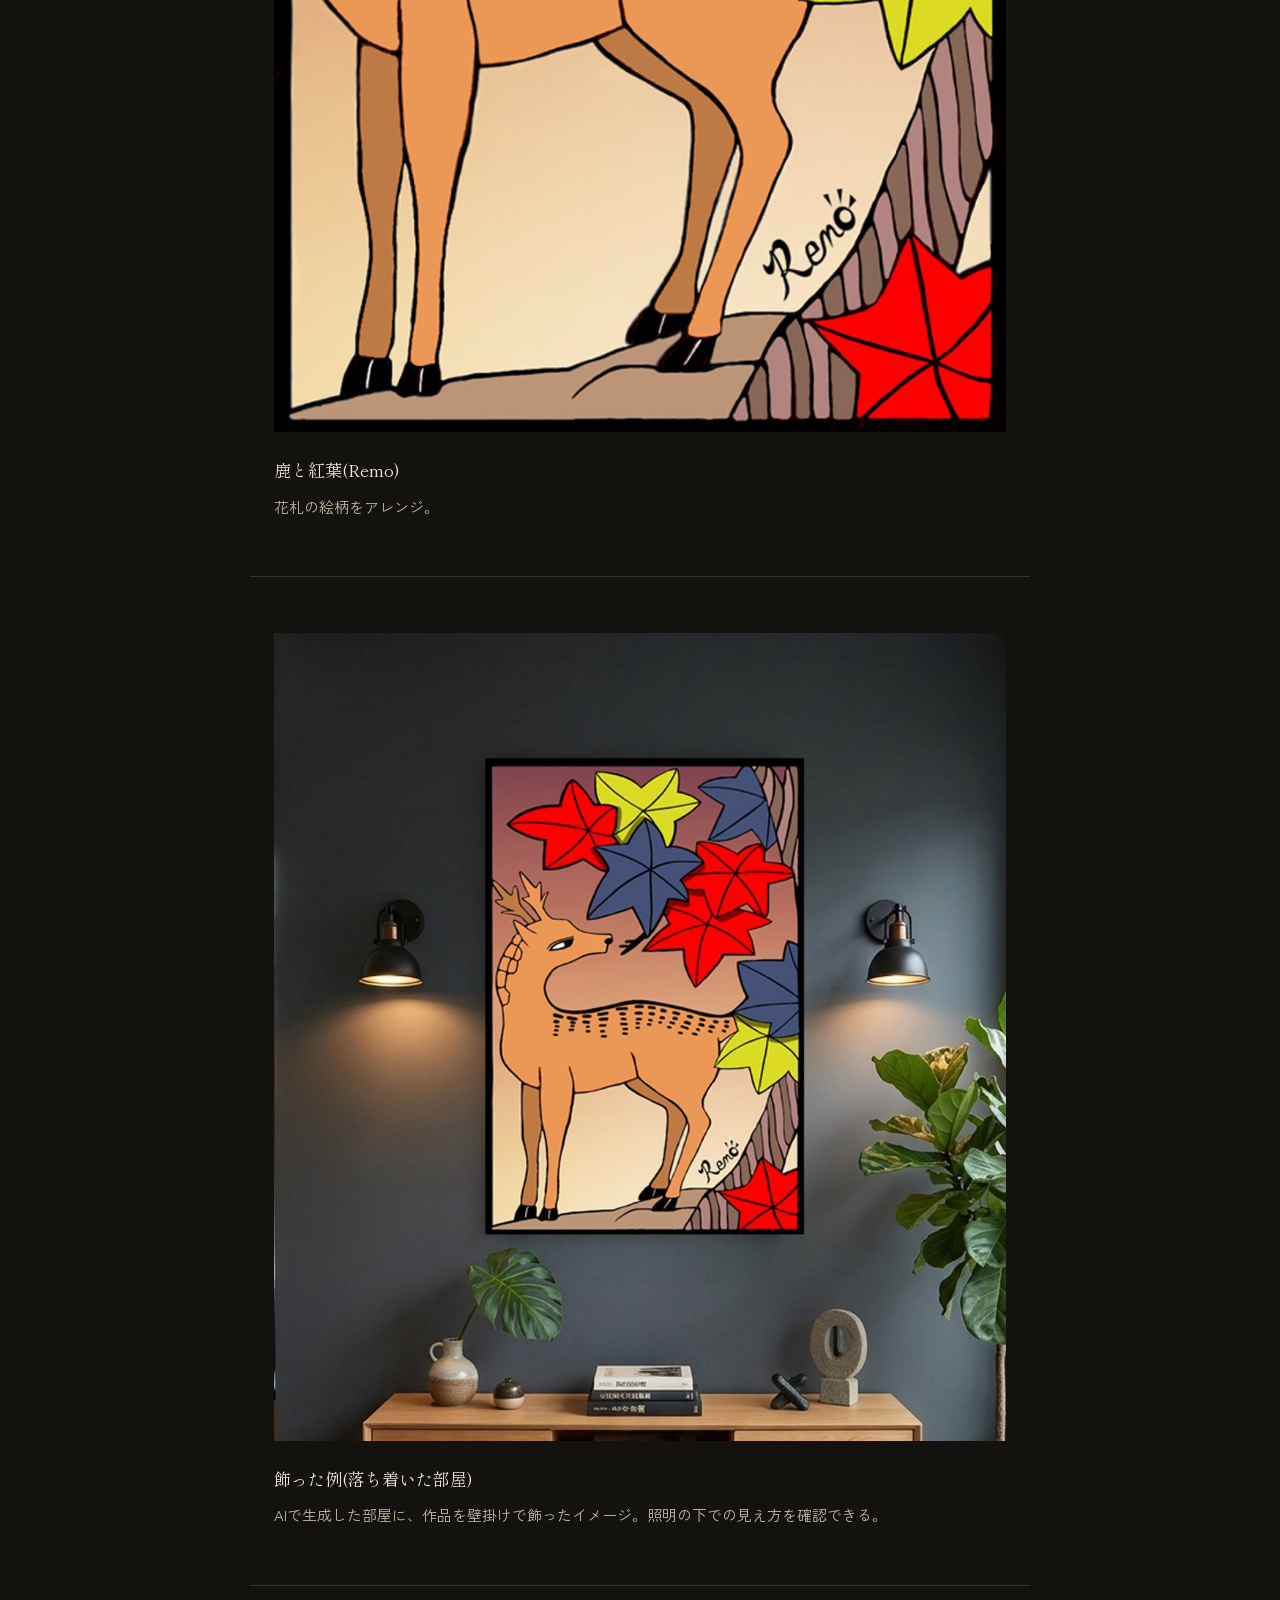
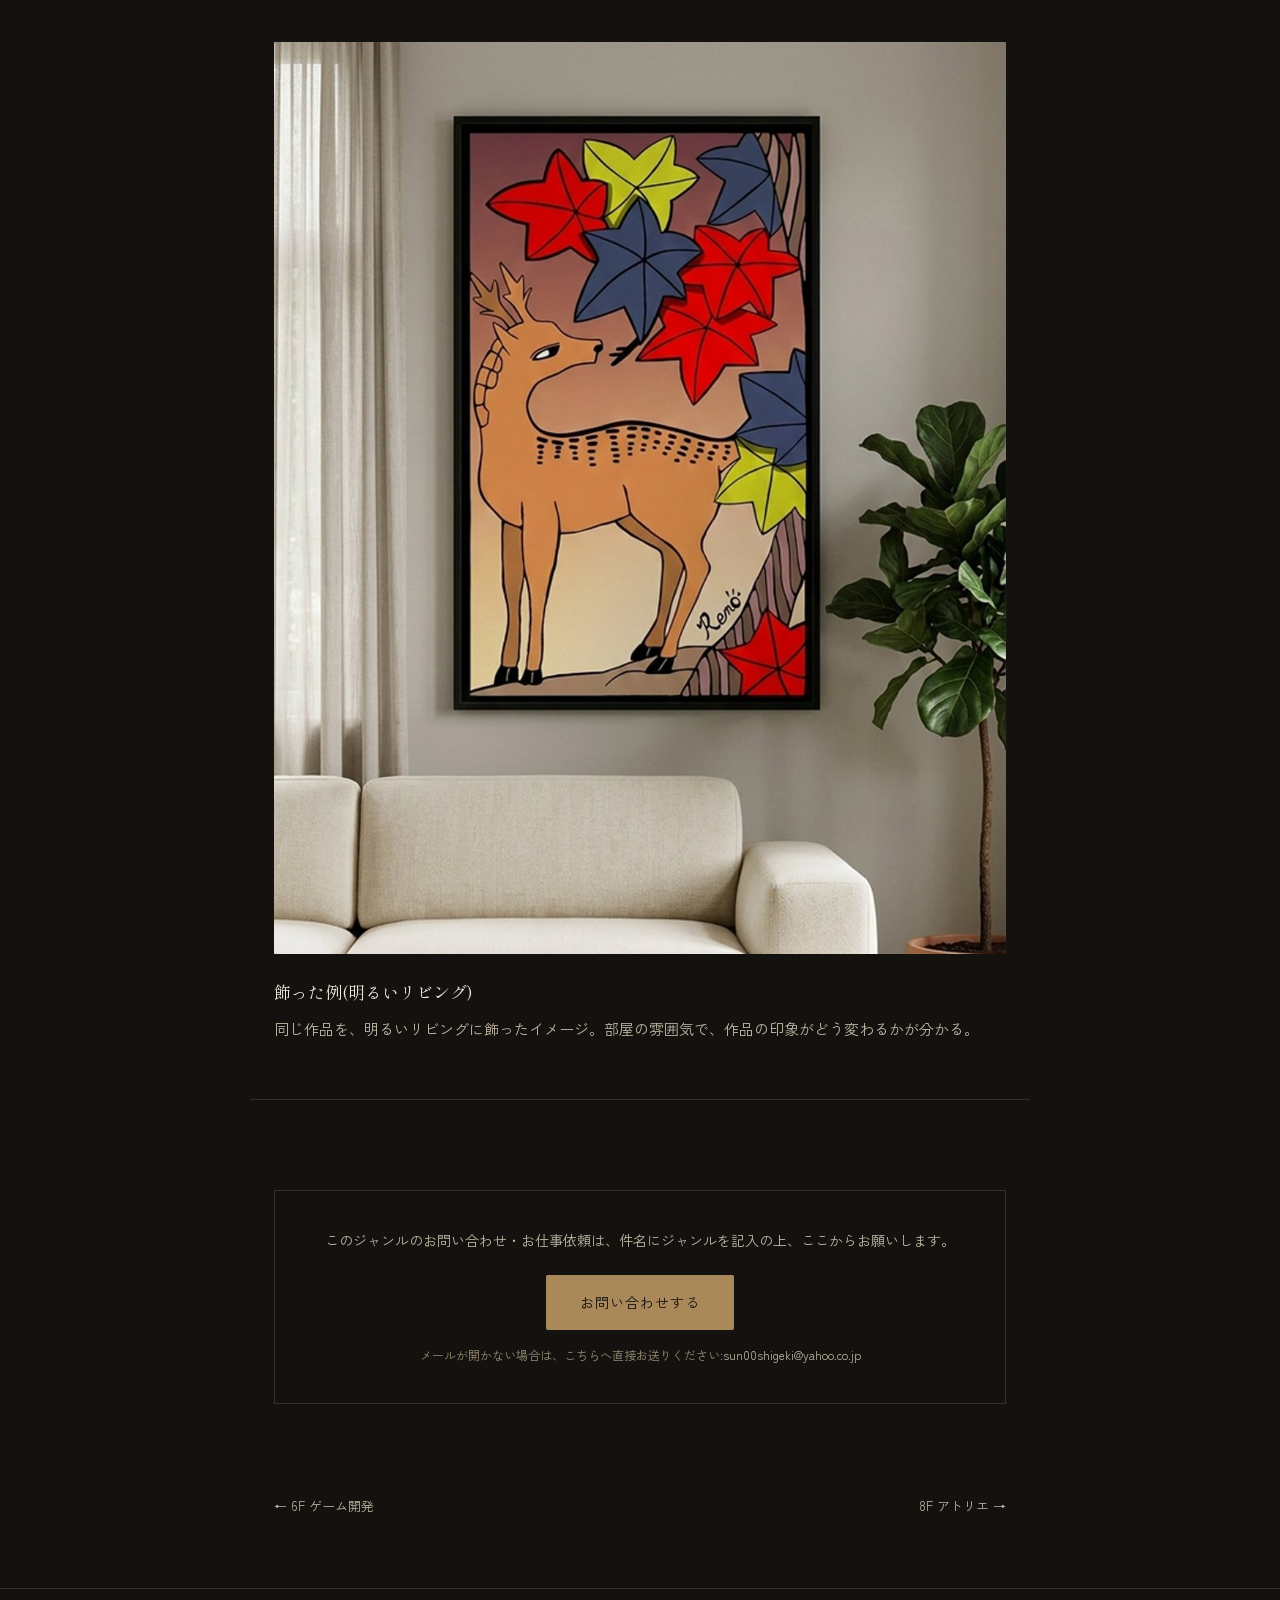
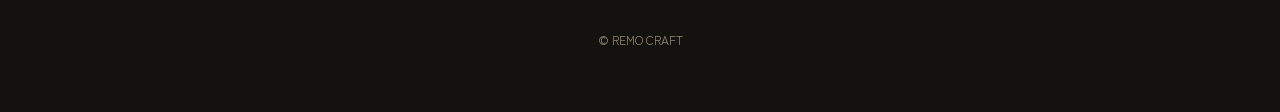
<file: floors/art-majeur.html>
<!DOCTYPE html>
<html lang="ja">
<head>
<meta charset="UTF-8">
<meta name="viewport" content="width=device-width, initial-scale=1.0">
<title>Art Majeur ― 海外ギャラリー | REMO CRAFT</title>
<link rel="preconnect" href="https://fonts.googleapis.com">
<link rel="preconnect" href="https://fonts.gstatic.com" crossorigin>
<link href="https://fonts.googleapis.com/css2?family=Caveat:wght@600&family=Shippori+Mincho:wght@500;700&family=Zen+Kaku+Gothic+New:wght@400;500&display=swap" rel="stylesheet">
<link rel="stylesheet" href="../assets/style.css">
</head>
<body>

<header class="site-header">
  <div class="wrap">
    <a href="../index.html" class="brand-mark"><img src="../assets/images/remo-logo.png" alt="remo"></a>
    <span class="floor-tag">7F</span>
  </div>
</header>

<section class="floor-hero">
  <div class="wrap">
    <p class="floor-num">7F ― GALLERY WORKS</p>
    <h1 class="floor-title-jp">Art Majeur ― 海外ギャラリー出品作</h1>
    <p class="floor-title-en">2D WORKS ABROAD</p>
    <p class="lead">フランスに拠点を置くオンラインギャラリー「Art Majeur」にて、2DCG作品を出品しています。抽象、キャラクターの世界観、和のモチーフまで、平面表現においても、素材やジャンルを問わない制作を行っています。</p>
  </div>
</section>

<section class="works">

  <article class="work">
    <img src="../assets/images/art_majeur_circle.jpg" alt="円形の抽象画、中心に向かう炎のようなグラデーション">
    <div>
      <p class="work-caption-title">円形の抽象画(Remo)</p>
      <p class="work-caption-text">色彩の分割と中心へ向かう炎のようなグラデーション。</p>
    </div>
  </article>

  <article class="work">
    <img src="../assets/images/art_majeur_showa.jpg" alt="昭和の香りと題された、猫キャラクターたちのいる店内風景">
    <div>
      <p class="work-caption-title">昭和の香り(REMO)</p>
      <p class="work-caption-text">レトロな空間に息づくキャラクターたちの物語。世界観そのものをデザインする試み。</p>
    </div>
  </article>

  <article class="work">
    <img src="../assets/images/art_majeur_deer.jpg" alt="鹿と紅葉をフラットな線と色面で描いたイラスト">
    <div>
      <p class="work-caption-title">鹿と紅葉(Remo)</p>
      <p class="work-caption-text">花札の絵柄をアレンジ。</p>
    </div>
  </article>

  <article class="work">
    <img src="../assets/room_deer_dark.jpg" alt="暗い壁の部屋に飾られた鹿と紅葉の作品">
    <div>
      <p class="work-caption-title">飾った例(落ち着いた部屋)</p>
      <p class="work-caption-text">AIで生成した部屋に、作品を壁掛けで飾ったイメージ。照明の下での見え方を確認できる。</p>
    </div>
  </article>

  <article class="work">
    <img src="../assets/room_deer_light.jpg" alt="明るいリビングに飾られた鹿と紅葉の作品">
    <div>
      <p class="work-caption-title">飾った例(明るいリビング)</p>
      <p class="work-caption-text">同じ作品を、明るいリビングに飾ったイメージ。部屋の雰囲気で、作品の印象がどう変わるかが分かる。</p>
    </div>
  </article>

</section>

<section class="cta">
  <div class="cta-box">
    <p>このジャンルのお問い合わせ・お仕事依頼は、件名にジャンルを記入の上、ここからお願いします。</p>
    <a class="cta-button" href="mailto:sun00shigeki@yahoo.co.jp?subject=【Art Majeur/2DCG】お問い合わせ">お問い合わせする</a>
    <span class="cta-fallback">メールが開かない場合は、こちらへ直接お送りください:<span>sun00shigeki@yahoo.co.jp</span></span>
  </div>
</section>

<div class="floor-nav">
  <a href="game.html">← 6F ゲーム開発</a>
  <a href="profile.html">8F アトリエ →</a>
</div>

<footer class="site-footer">© REMO CRAFT</footer>

</body>
</html>
</file>
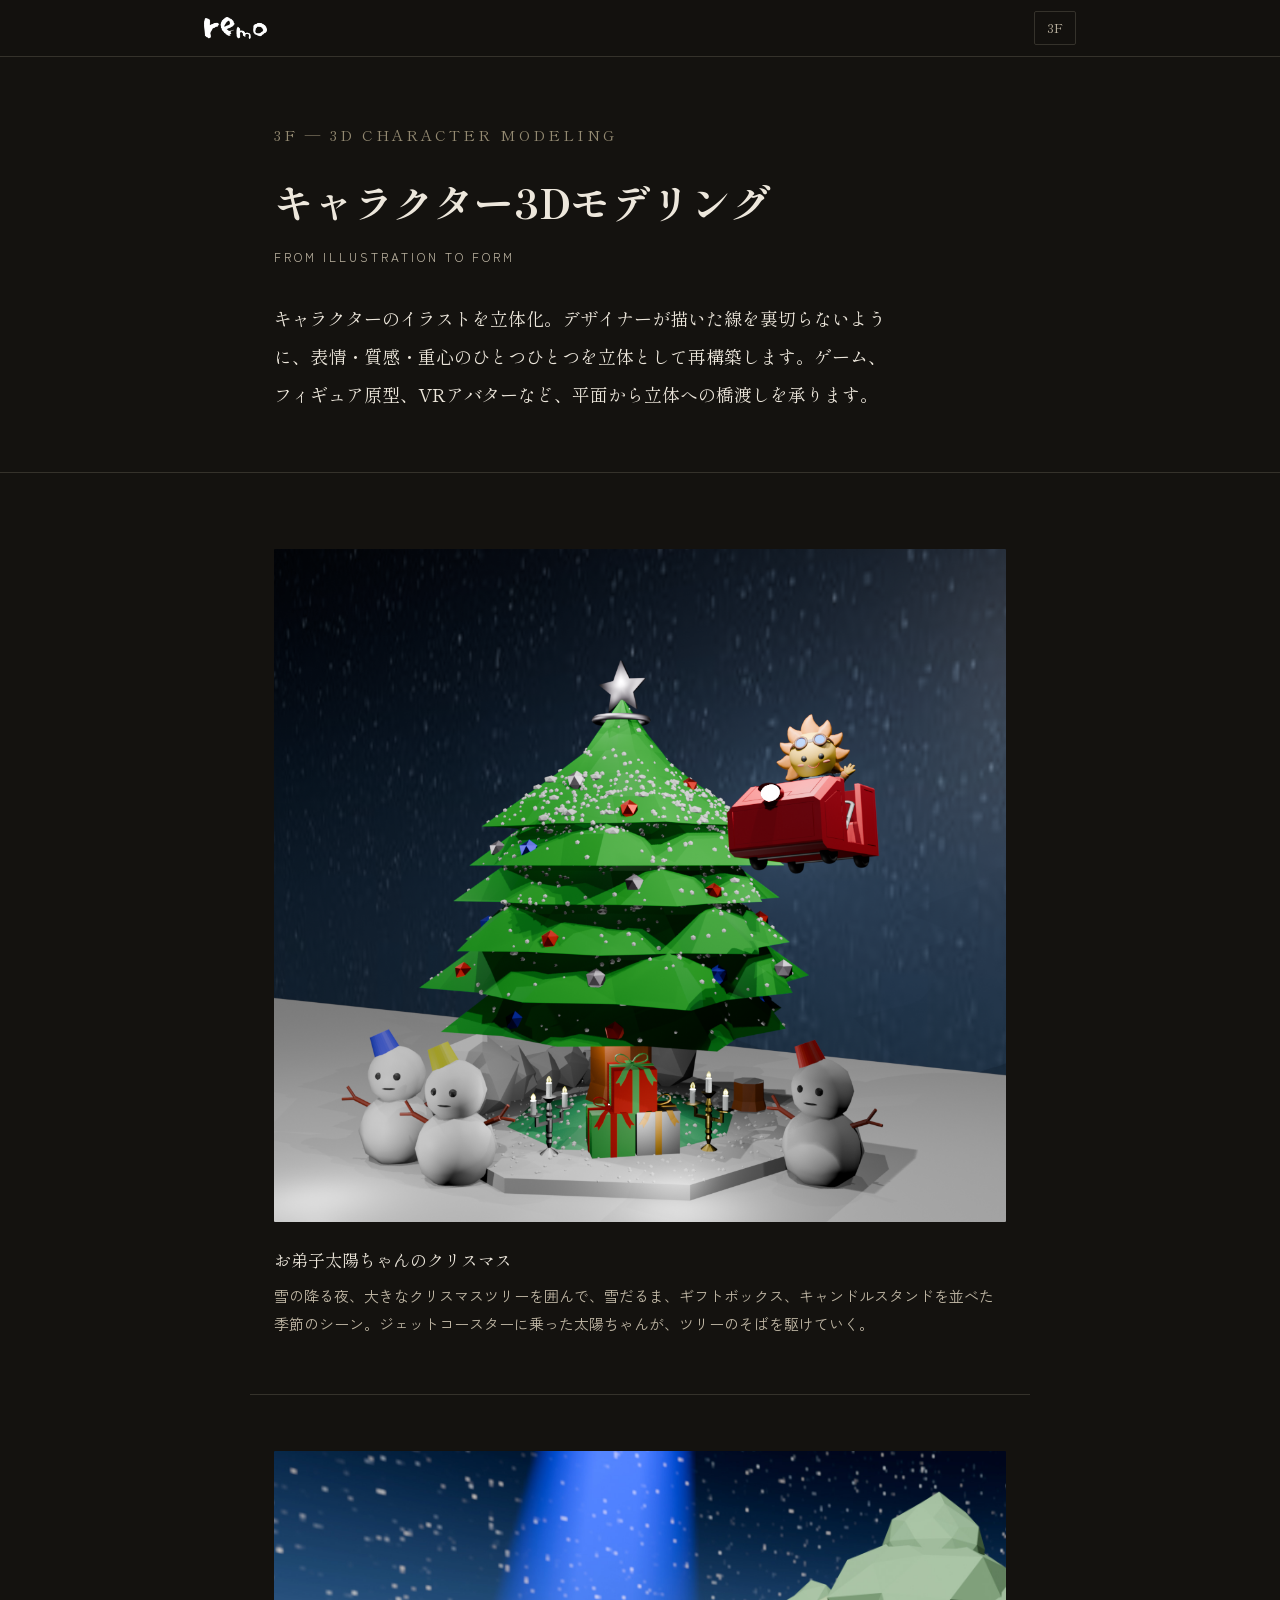
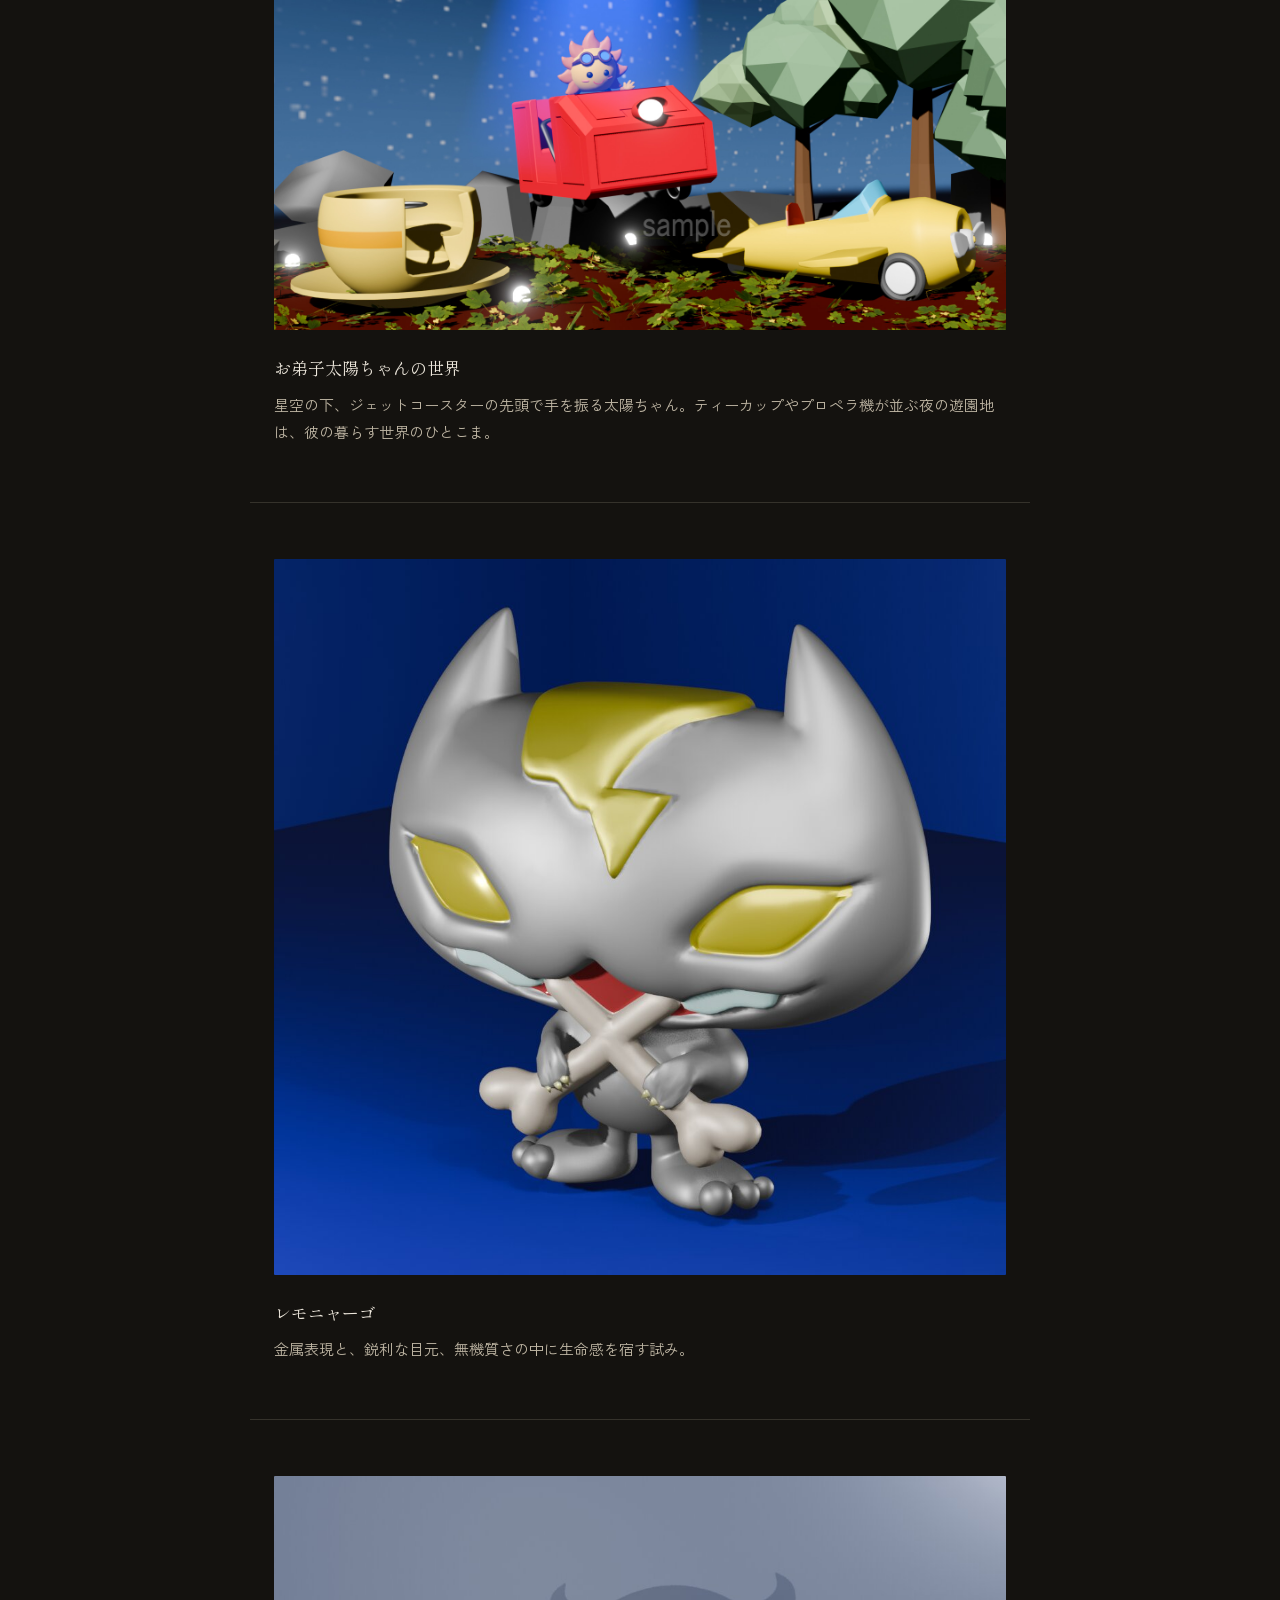
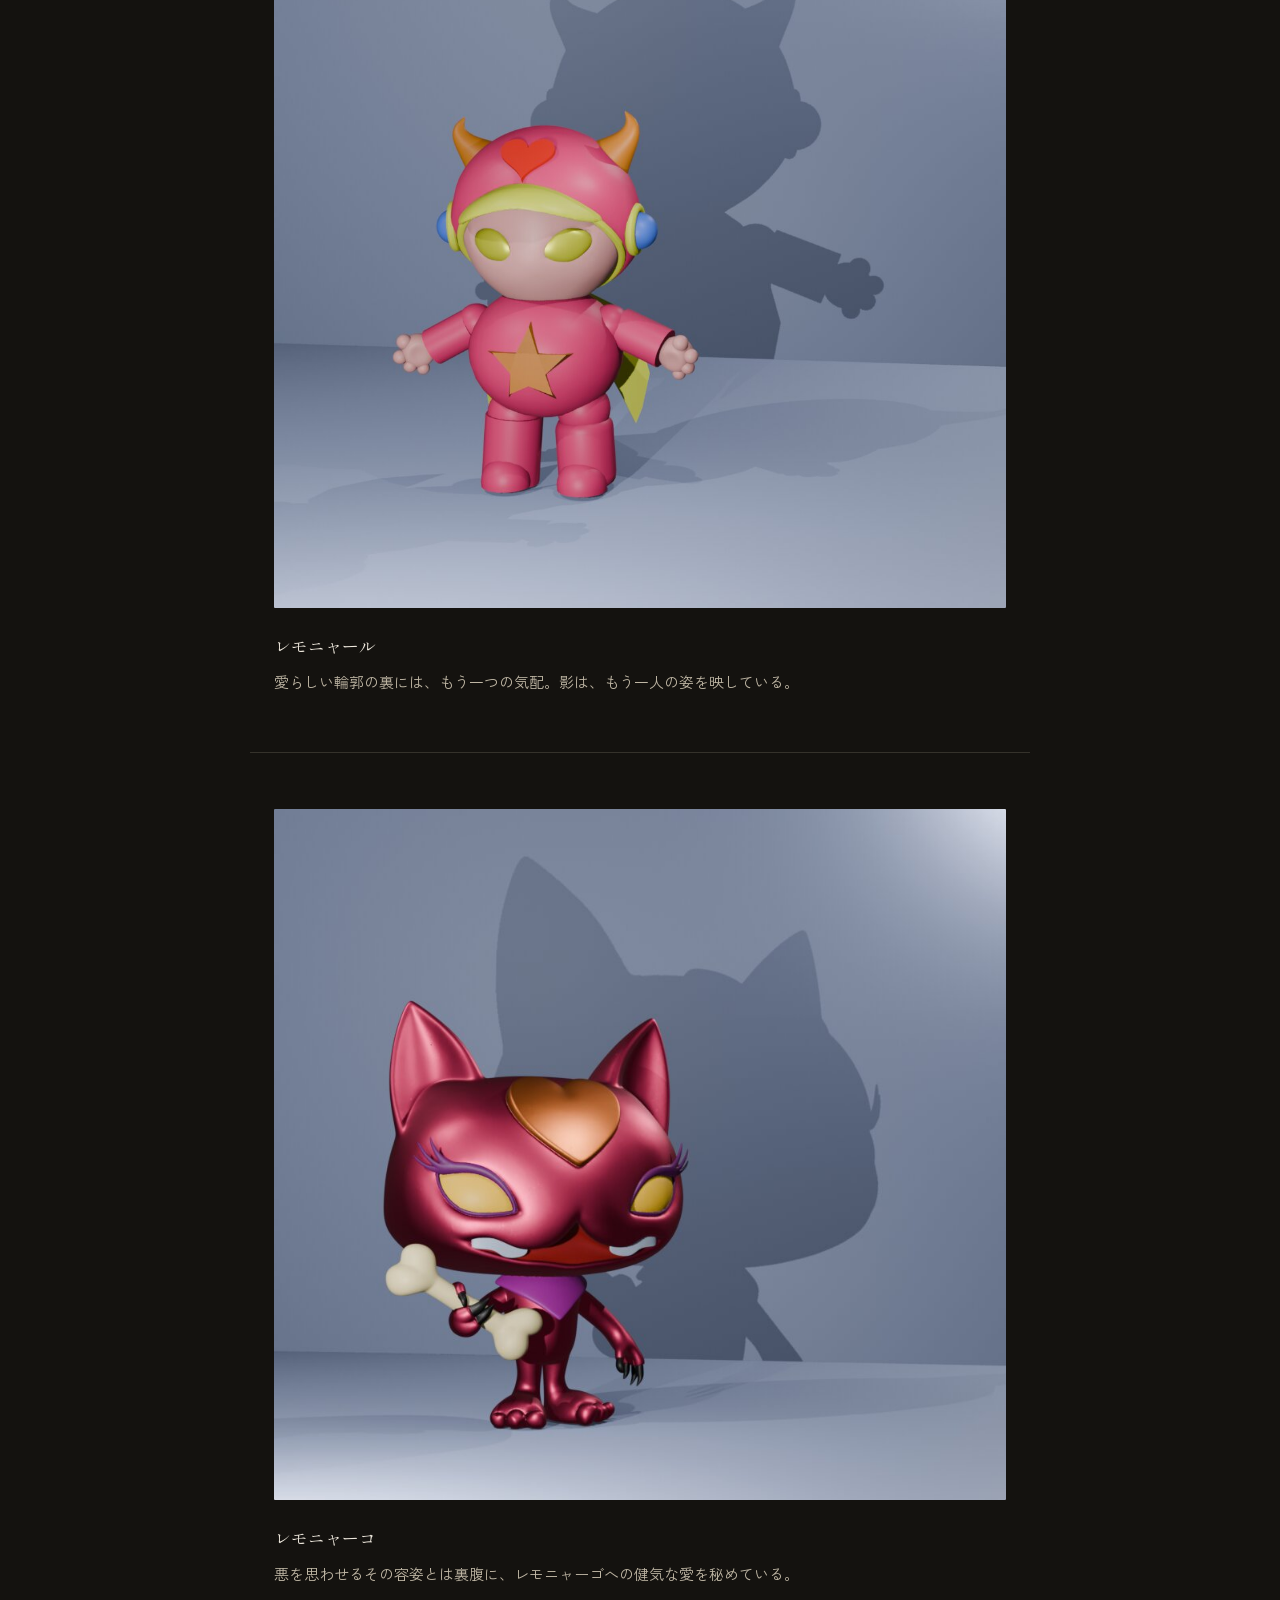
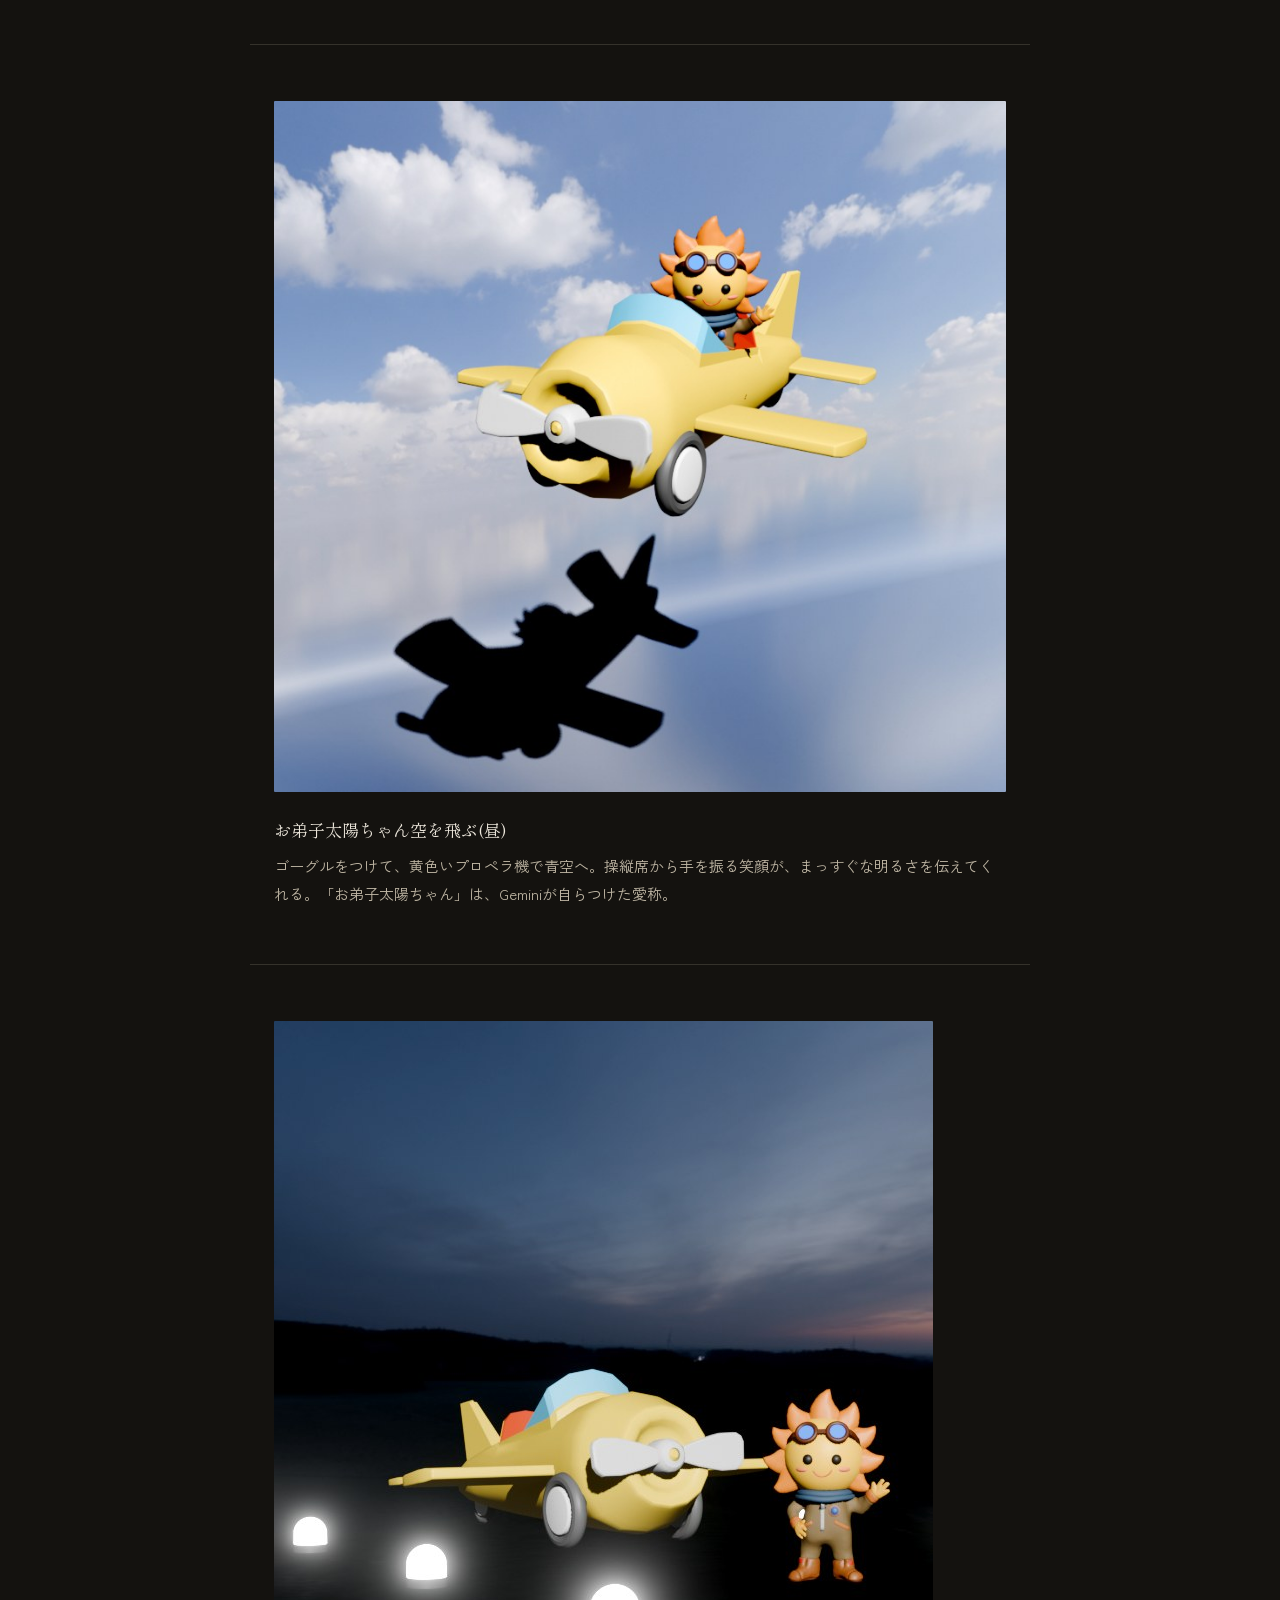
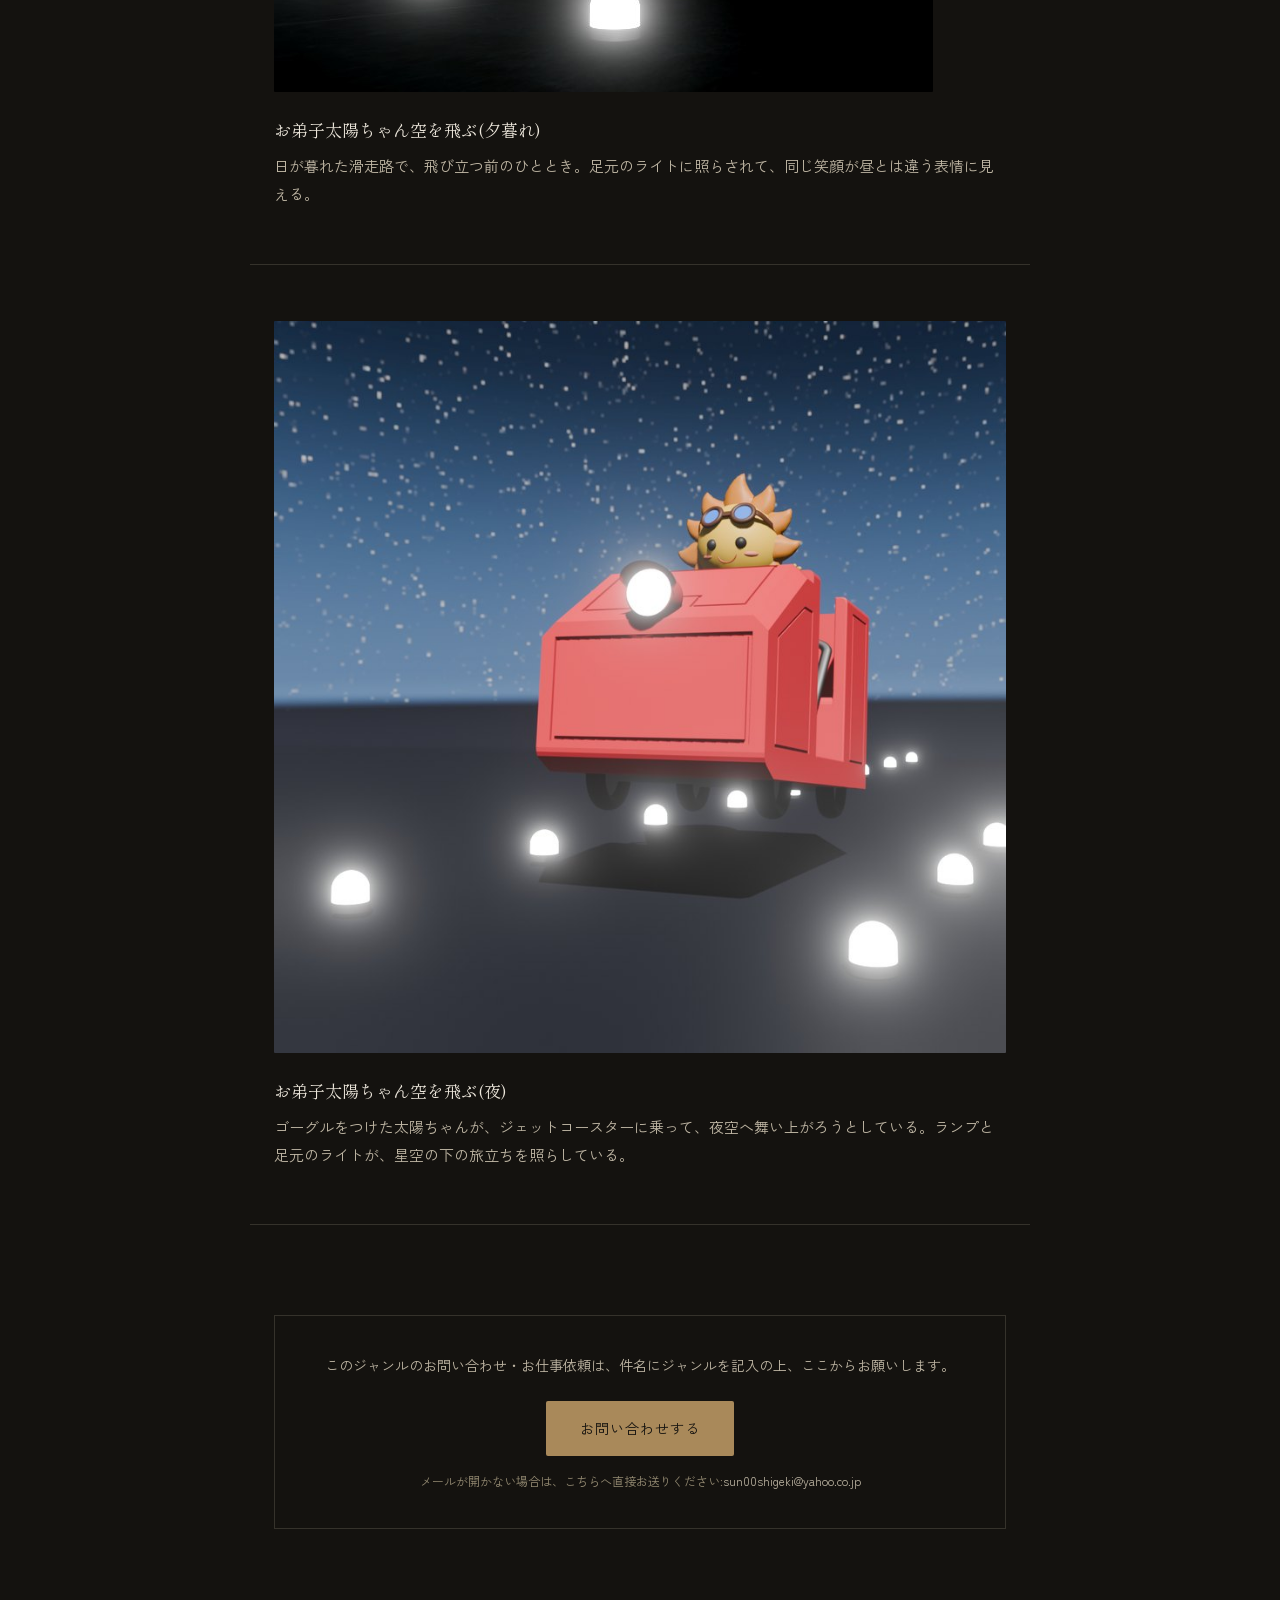
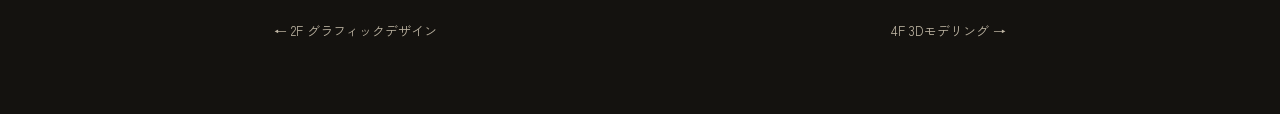
<file: floors/character-modeling.html>
<!DOCTYPE html>
<html lang="ja">
<head>
<meta charset="UTF-8">
<meta name="viewport" content="width=device-width, initial-scale=1.0">
<title>キャラクター3Dモデリング | REMO CRAFT</title>
<link rel="preconnect" href="https://fonts.googleapis.com">
<link rel="preconnect" href="https://fonts.gstatic.com" crossorigin>
<link href="https://fonts.googleapis.com/css2?family=Caveat:wght@600&family=Shippori+Mincho:wght@500;700&family=Zen+Kaku+Gothic+New:wght@400;500&display=swap" rel="stylesheet">
<link rel="stylesheet" href="../assets/style.css">
</head>
<body>
<header class="site-header">
<div class="wrap">
<a href="../index.html" class="brand-mark"><img src="../assets/images/remo-logo.png" alt="remo"></a>
<span class="floor-tag">3F</span>
</div>
</header>

<section class="floor-hero">
<div class="wrap">
<p class="floor-num">3F ― 3D CHARACTER MODELING</p>
<h1 class="floor-title-jp">キャラクター3Dモデリング</h1>
<p class="floor-title-en">FROM ILLUSTRATION TO FORM</p>
<p class="lead">キャラクターのイラストを立体化。デザイナーが描いた線を裏切らないように、表情・質感・重心のひとつひとつを立体として再構築します。ゲーム、フィギュア原型、VRアバターなど、平面から立体への橋渡しを承ります。</p>
</div>
</section>

<section class="works">
<article class="work">
<img src="../assets/Christmas_02.png" alt="雪の降る夜、大きなクリスマスツリーと雪だるま、ギフトボックス、キャンドルスタンドのそばで、ジェットコースターに乗って手を振る、ゴーグル姿の太陽のキャラクター">
<div>
<p class="work-caption-title">お弟子太陽ちゃんのクリスマス</p>
<p class="work-caption-text">雪の降る夜、大きなクリスマスツリーを囲んで、雪だるま、ギフトボックス、キャンドルスタンドを並べた季節のシーン。ジェットコースターに乗った太陽ちゃんが、ツリーのそばを駆けていく。</p>
</div>
</article>

<article class="work">
<img src="../assets/sun_world.jpg" alt="星空の下、赤いジェットコースターの車両から手を振る、ゴーグル姿の太陽のキャラクター。まわりにはティーカップ、黄色いプロペラ機、木々が並んでいる">
<div>
<p class="work-caption-title">お弟子太陽ちゃんの世界</p>
<p class="work-caption-text">星空の下、ジェットコースターの先頭で手を振る太陽ちゃん。ティーカップやプロペラ機が並ぶ夜の遊園地は、彼の暮らす世界のひとこま。</p>
</div>
</article>

<article class="work">
<img src="../assets/images/char_silver_cat_lightning.jpg" alt="雷模様を頭に持つ銀色の猫キャラクター、レモニャーゴ">
<div>
<p class="work-caption-title">レモニャーゴ</p>
<p class="work-caption-text">金属表現と、鋭利な目元、無機質さの中に生命感を宿す試み。</p>
</div>
</article>

<article class="work">
<img src="../assets/images/char_horned_one.jpg" alt="角のあるヘルメットを被ったキャラクター、レモニャール。壁の影が角の生えた姿を映している">
<div>
<p class="work-caption-title">レモニャール</p>
<p class="work-caption-text">愛らしい輪郭の裏には、もう一つの気配。影は、もう一人の姿を映している。</p>
</div>
</article>

<article class="work">
<img src="../assets/images/char_crimson_cat.jpg" alt="骨のおもちゃを持つ紅色のメタリックな猫キャラクター、レモニャーコ">
<div>
<p class="work-caption-title">レモニャーコ</p>
<p class="work-caption-text">悪を思わせるその容姿とは裏腹に、レモニャーゴへの健気な愛を秘めている。</p>
</div>
</article>

<article class="work">
<img src="../assets/sun_flight_sky.jpg" alt="黄色いプロペラ機の操縦席から手を振る、ゴーグル姿の太陽のキャラクター。背景は青空と雲">
<div>
<p class="work-caption-title">お弟子太陽ちゃん空を飛ぶ(昼)</p>
<p class="work-caption-text">ゴーグルをつけて、黄色いプロペラ機で青空へ。操縦席から手を振る笑顔が、まっすぐな明るさを伝えてくれる。「お弟子太陽ちゃん」は、Geminiが自らつけた愛称。</p>
</div>
</article>

<article class="work">
<img src="../assets/sun_flight_night.jpg" alt="夕暮れの滑走路に停まった黄色いプロペラ機と、その横で手を振る太陽のキャラクター">
<div>
<p class="work-caption-title">お弟子太陽ちゃん空を飛ぶ(夕暮れ)</p>
<p class="work-caption-text">日が暮れた滑走路で、飛び立つ前のひととき。足元のライトに照らされて、同じ笑顔が昼とは違う表情に見える。</p>
</div>
</article>

<article class="work">
<img src="../assets/sun_flight_jetcoaster.jpg" alt="星空の下、ランプを点灯したジェットコースターの先頭車両に乗る、ゴーグル姿の太陽のキャラクター。足元には光るライトが並んでいる">
<div>
<p class="work-caption-title">お弟子太陽ちゃん空を飛ぶ(夜)</p>
<p class="work-caption-text">ゴーグルをつけた太陽ちゃんが、ジェットコースターに乗って、夜空へ舞い上がろうとしている。ランプと足元のライトが、星空の下の旅立ちを照らしている。</p>
</div>
</article>
</section>

<section class="cta">
<div class="cta-box">
<p>このジャンルのお問い合わせ・お仕事依頼は、件名にジャンルを記入の上、ここからお願いします。</p>
<a class="cta-button" href="mailto:sun00shigeki@yahoo.co.jp?subject=お問い合わせ">お問い合わせする</a>
<span class="cta-fallback">メールが開かない場合は、こちらへ直接お送りください:<span>sun00shigeki@yahoo.co.jp</span></span>
</div>
</section>

<div class="floor-nav">
<a href="graphic-design.html">← 2F グラフィックデザイン</a>
<a href="3d-modeling.html">4F 3Dモデリング →</a>
</div>

</body>
</html>
</file>
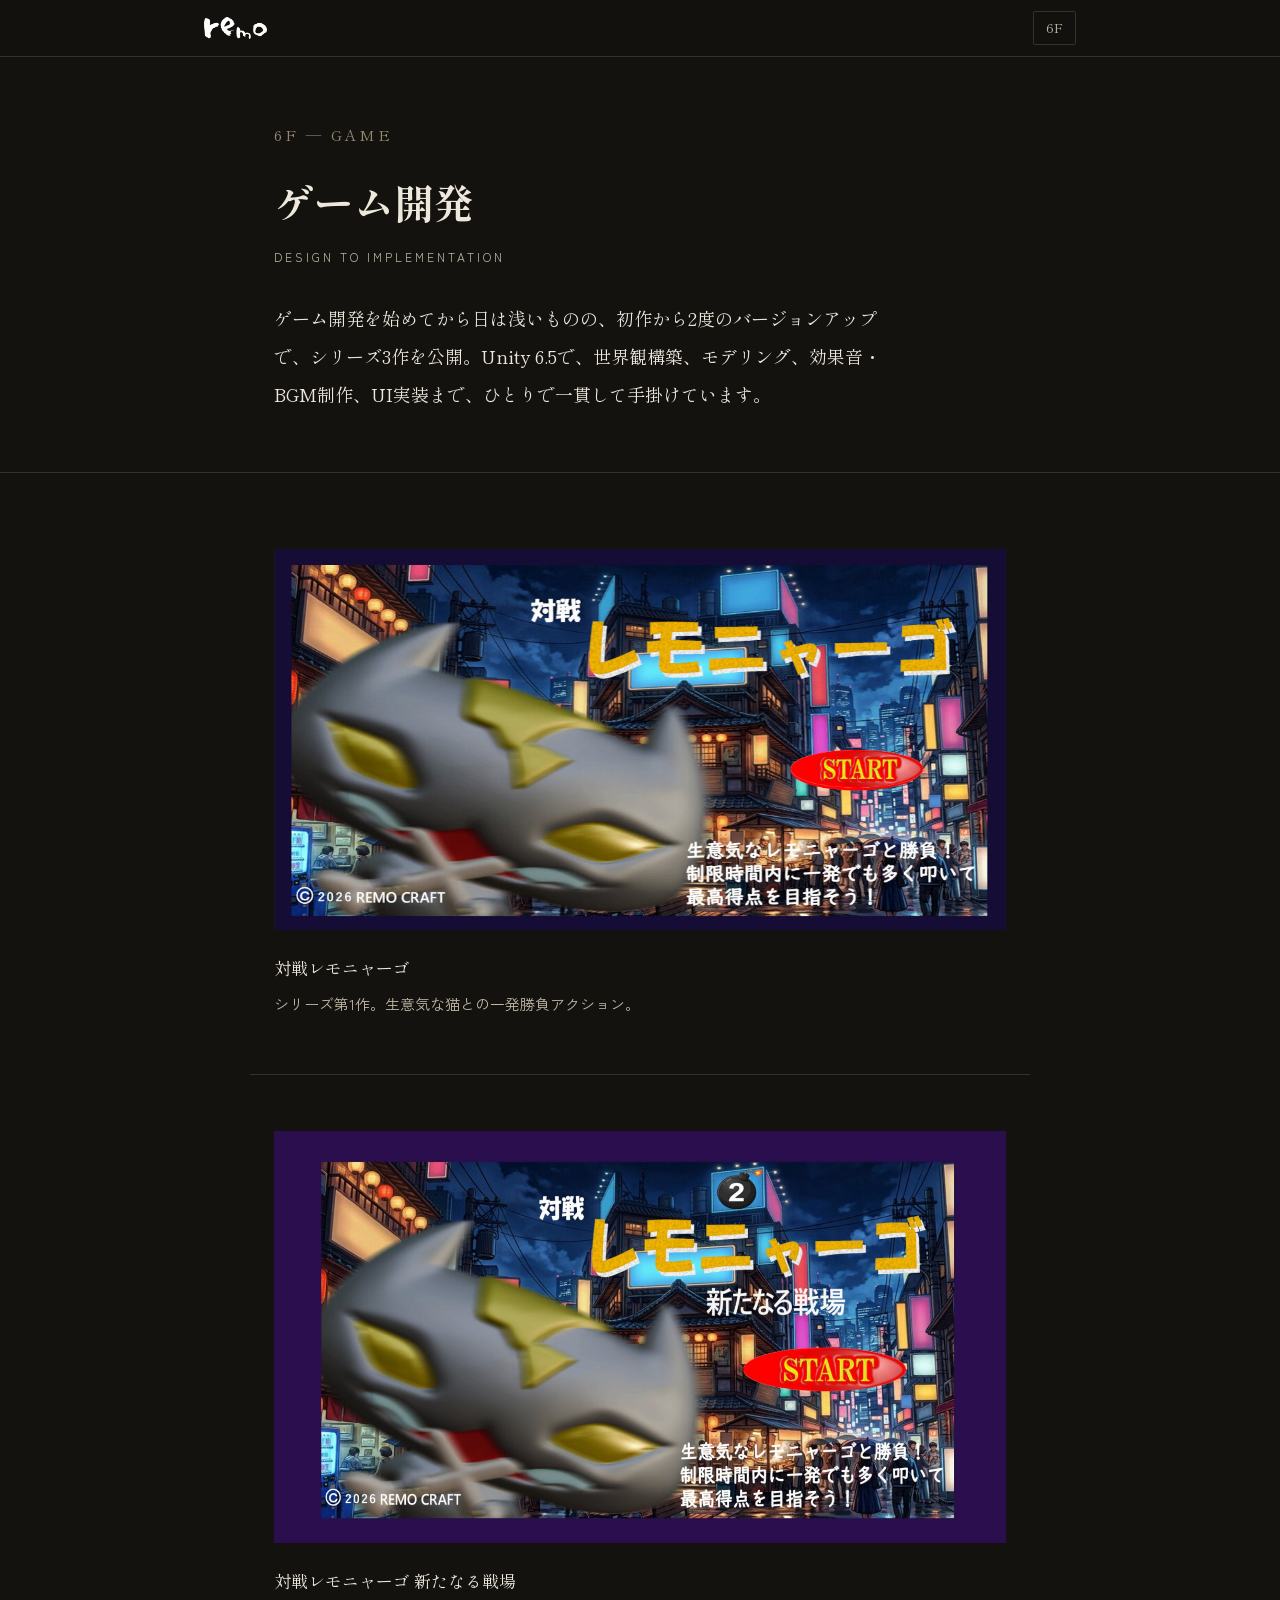
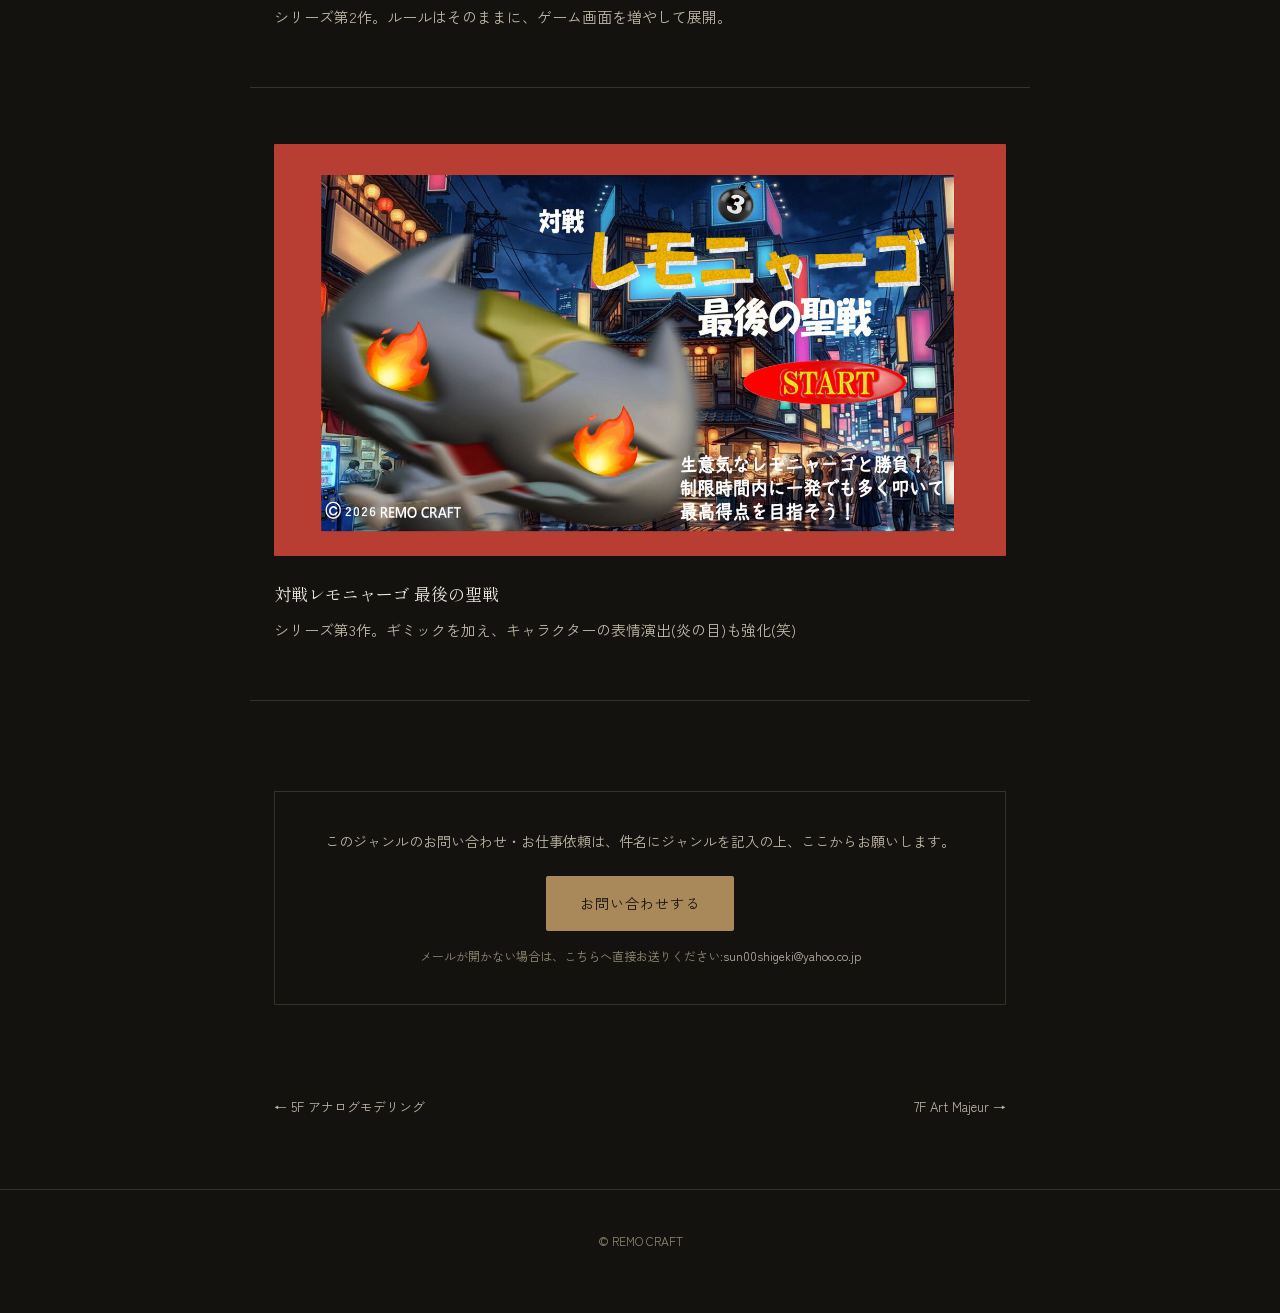
<file: floors/game.html>
<!DOCTYPE html>
<html lang="ja">
<head>
<meta charset="UTF-8">
<meta name="viewport" content="width=device-width, initial-scale=1.0">
<title>ゲーム開発 | REMO CRAFT</title>
<link rel="preconnect" href="https://fonts.googleapis.com">
<link rel="preconnect" href="https://fonts.gstatic.com" crossorigin>
<link href="https://fonts.googleapis.com/css2?family=Caveat:wght@600&family=Shippori+Mincho:wght@500;700&family=Zen+Kaku+Gothic+New:wght@400;500&display=swap" rel="stylesheet">
<link rel="stylesheet" href="../assets/style.css">
</head>
<body>

<header class="site-header">
  <div class="wrap">
    <a href="../index.html" class="brand-mark"><img src="../assets/images/remo-logo.png" alt="remo"></a>
    <span class="floor-tag">6F</span>
  </div>
</header>

<section class="floor-hero">
  <div class="wrap">
    <p class="floor-num">6F ― GAME</p>
    <h1 class="floor-title-jp">ゲーム開発</h1>
    <p class="floor-title-en">DESIGN TO IMPLEMENTATION</p>
    <p class="lead">ゲーム開発を始めてから日は浅いものの、初作から2度のバージョンアップで、シリーズ3作を公開。Unity 6.5で、世界観構築、モデリング、効果音・BGM制作、UI実装まで、ひとりで一貫して手掛けています。</p>
  </div>
</section>

<section class="works">

  <article class="work">
    <img src="../assets/images/game_nyaago1.jpg" alt="対戦レモニャーゴのタイトル画面">
    <div>
      <p class="work-caption-title">対戦レモニャーゴ</p>
      <p class="work-caption-text">シリーズ第1作。生意気な猫との一発勝負アクション。</p>
    </div>
  </article>

  <article class="work">
    <img src="../assets/images/game_nyaago2.jpg" alt="対戦レモニャーゴ 新たなる戦場のタイトル画面">
    <div>
      <p class="work-caption-title">対戦レモニャーゴ 新たなる戦場</p>
      <p class="work-caption-text">シリーズ第2作。ルールはそのままに、ゲーム画面を増やして展開。</p>
    </div>
  </article>

  <article class="work">
    <img src="../assets/images/game_nyaago3.jpg" alt="対戦レモニャーゴ 最後の聖戦のタイトル画面、キャラクターの目が炎の演出になっている">
    <div>
      <p class="work-caption-title">対戦レモニャーゴ 最後の聖戦</p>
      <p class="work-caption-text">シリーズ第3作。ギミックを加え、キャラクターの表情演出(炎の目)も強化(笑)</p>
    </div>
  </article>

</section>

<section class="cta">
  <div class="cta-box">
    <p>このジャンルのお問い合わせ・お仕事依頼は、件名にジャンルを記入の上、ここからお願いします。</p>
    <a class="cta-button" href="mailto:sun00shigeki@yahoo.co.jp?subject=【ゲーム開発】お問い合わせ">お問い合わせする</a>
    <span class="cta-fallback">メールが開かない場合は、こちらへ直接お送りください:<span>sun00shigeki@yahoo.co.jp</span></span>
  </div>
</section>

<div class="floor-nav">
  <a href="analog-modeling.html">← 5F アナログモデリング</a>
  <a href="art-majeur.html">7F Art Majeur →</a>
</div>

<footer class="site-footer">© REMO CRAFT</footer>

</body>
</html>
</file>
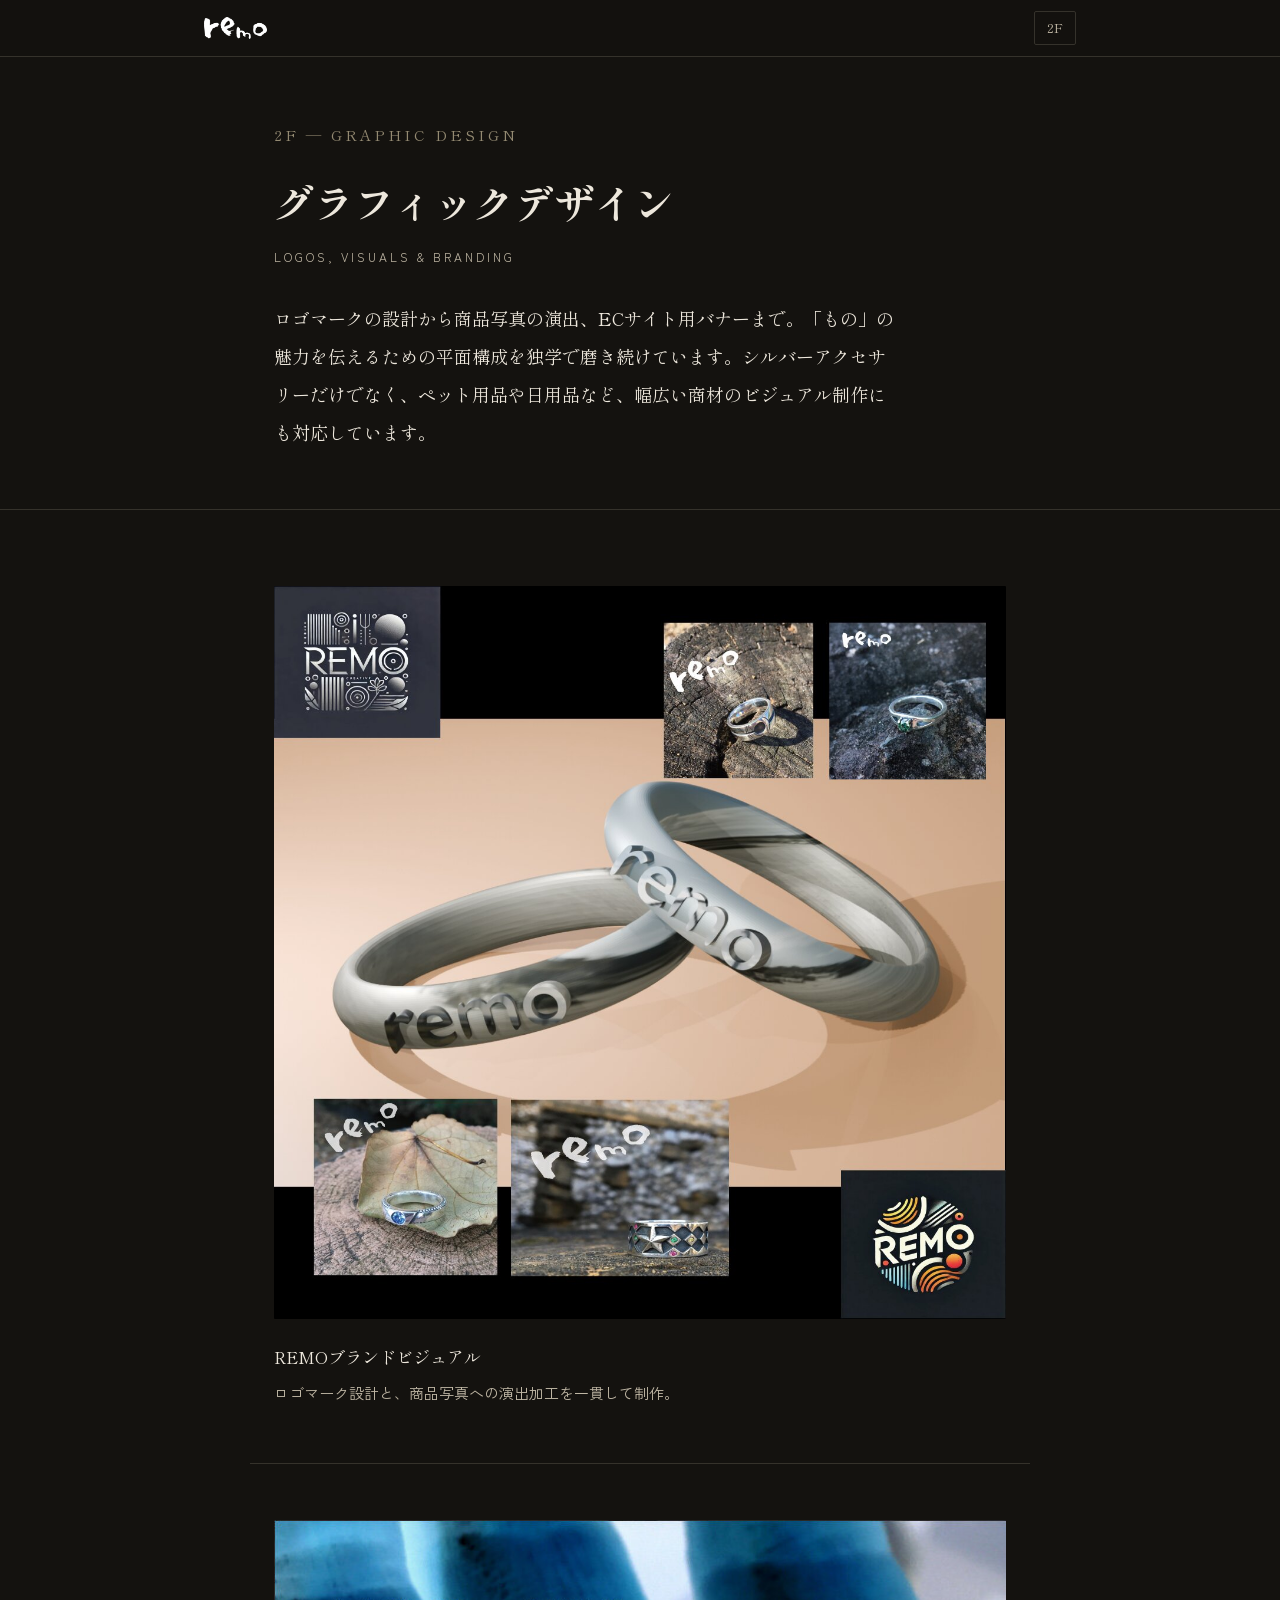
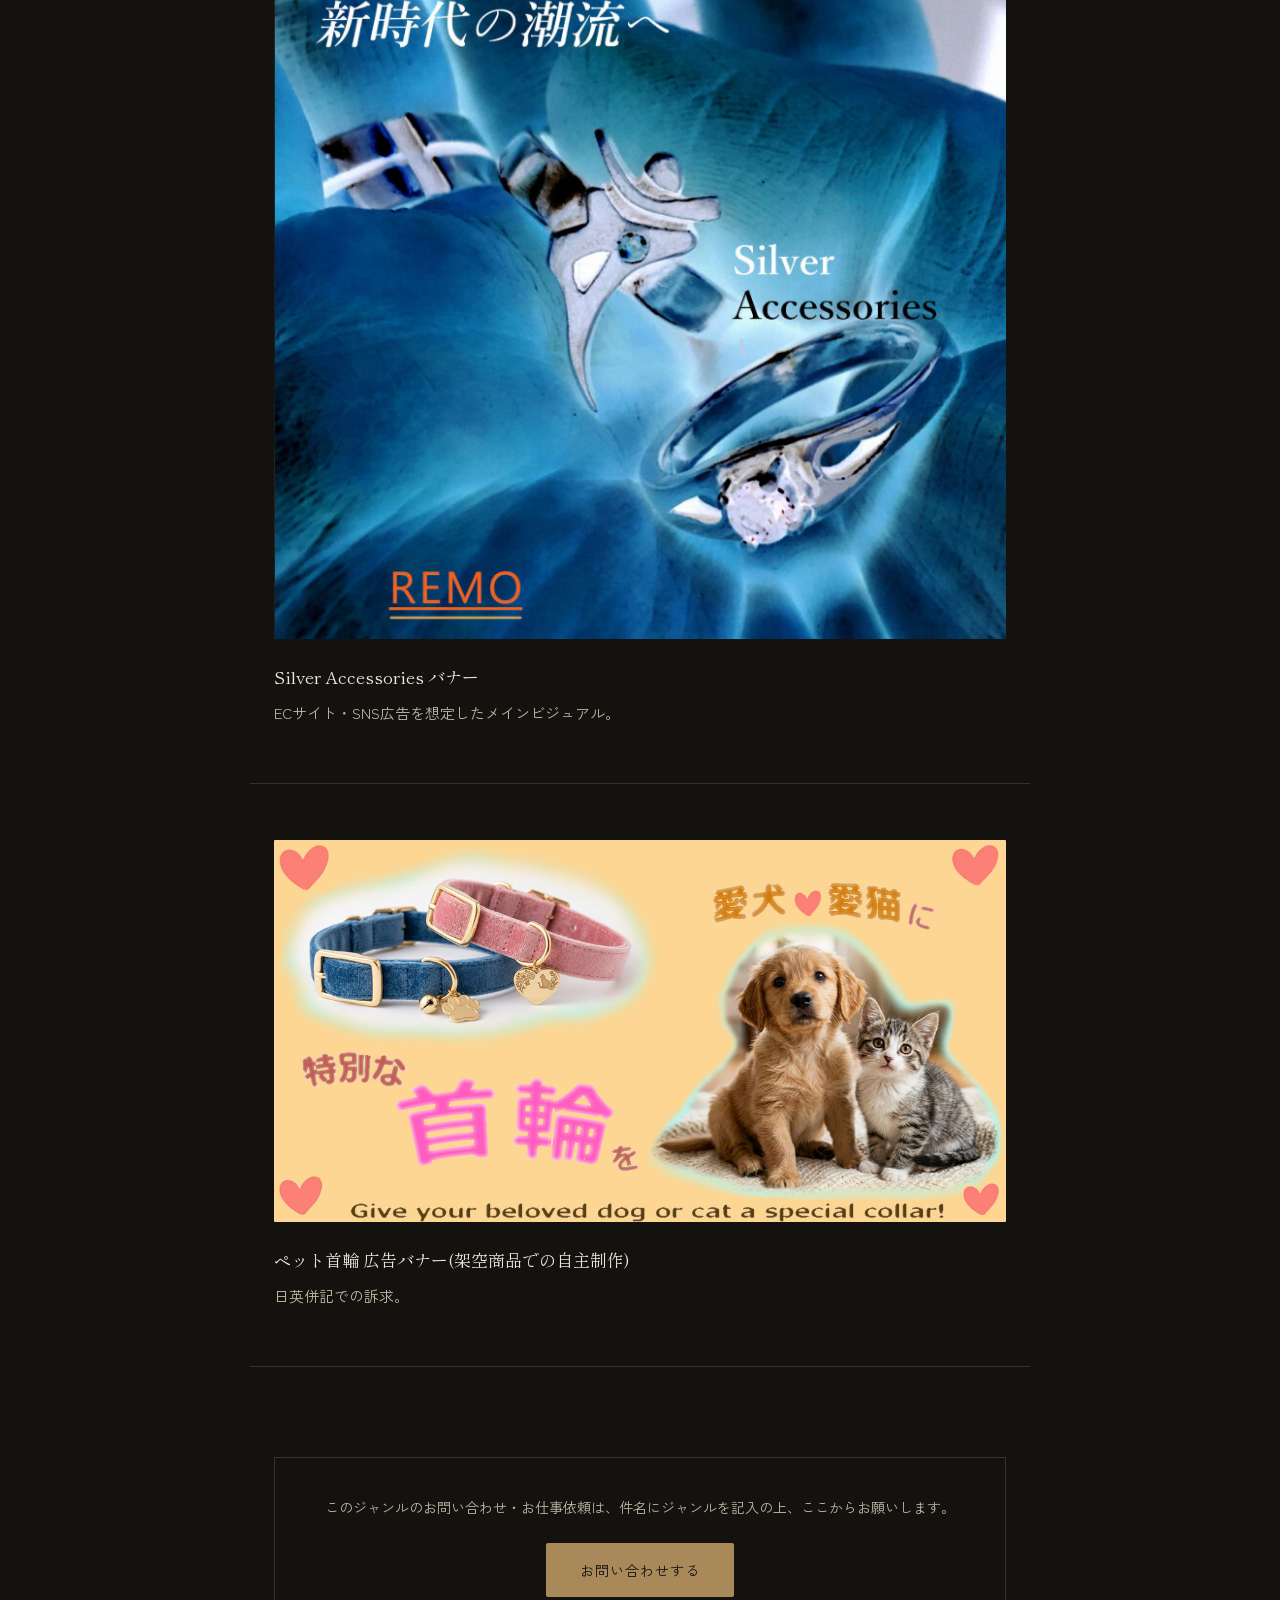
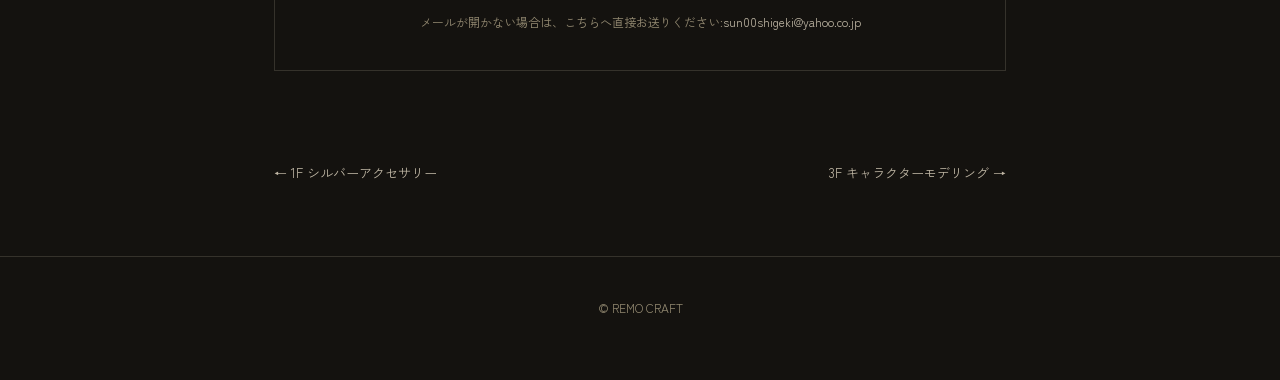
<file: floors/graphic-design.html>
<!DOCTYPE html>
<html lang="ja">
<head>
<meta charset="UTF-8">
<meta name="viewport" content="width=device-width, initial-scale=1.0">
<title>グラフィックデザイン | REMO CRAFT</title>
<link rel="preconnect" href="https://fonts.googleapis.com">
<link rel="preconnect" href="https://fonts.gstatic.com" crossorigin>
<link href="https://fonts.googleapis.com/css2?family=Caveat:wght@600&family=Shippori+Mincho:wght@500;700&family=Zen+Kaku+Gothic+New:wght@400;500&display=swap" rel="stylesheet">
<link rel="stylesheet" href="../assets/style.css">
</head>
<body>

<header class="site-header">
  <div class="wrap">
    <a href="../index.html" class="brand-mark"><img src="../assets/images/remo-logo.png" alt="remo"></a>
    <span class="floor-tag">2F</span>
  </div>
</header>

<section class="floor-hero">
  <div class="wrap">
    <p class="floor-num">2F ― GRAPHIC DESIGN</p>
    <h1 class="floor-title-jp">グラフィックデザイン</h1>
    <p class="floor-title-en">LOGOS, VISUALS &amp; BRANDING</p>
    <p class="lead">ロゴマークの設計から商品写真の演出、ECサイト用バナーまで。「もの」の魅力を伝えるための平面構成を独学で磨き続けています。シルバーアクセサリーだけでなく、ペット用品や日用品など、幅広い商材のビジュアル制作にも対応しています。</p>
  </div>
</section>

<section class="works">

  <article class="work">
    <img src="../assets/images/gd_brand_visual.jpg" alt="REMOロゴマークと、様々な場所で撮影されたシルバーリングの商品写真">
    <div>
      <p class="work-caption-title">REMOブランドビジュアル</p>
      <p class="work-caption-text">ロゴマーク設計と、商品写真への演出加工を一貫して制作。</p>
    </div>
  </article>

  <article class="work">
    <img src="../assets/images/gd_silver_banner.jpg" alt="Silver Accessoriesのメインビジュアルバナー">
    <div>
      <p class="work-caption-title">Silver Accessories バナー</p>
      <p class="work-caption-text">ECサイト・SNS広告を想定したメインビジュアル。</p>
    </div>
  </article>

  <article class="work">
    <img src="../assets/images/gd_pet_collar.jpg" alt="犬猫用首輪の広告バナー、日英併記">
    <div>
      <p class="work-caption-title">ペット首輪 広告バナー(架空商品での自主制作)</p>
      <p class="work-caption-text">日英併記での訴求。</p>
    </div>
  </article>

</section>

<section class="cta">
  <div class="cta-box">
    <p>このジャンルのお問い合わせ・お仕事依頼は、件名にジャンルを記入の上、ここからお願いします。</p>
    <a class="cta-button" href="mailto:sun00shigeki@yahoo.co.jp?subject=【グラフィックデザイン】お問い合わせ">お問い合わせする</a>
    <span class="cta-fallback">メールが開かない場合は、こちらへ直接お送りください:<span>sun00shigeki@yahoo.co.jp</span></span>
  </div>
</section>

<div class="floor-nav">
  <a href="silver-accessory.html">← 1F シルバーアクセサリー</a>
  <a href="character-modeling.html">3F キャラクターモデリング →</a>
</div>

<footer class="site-footer">© REMO CRAFT</footer>

</body>
</html>
</file>
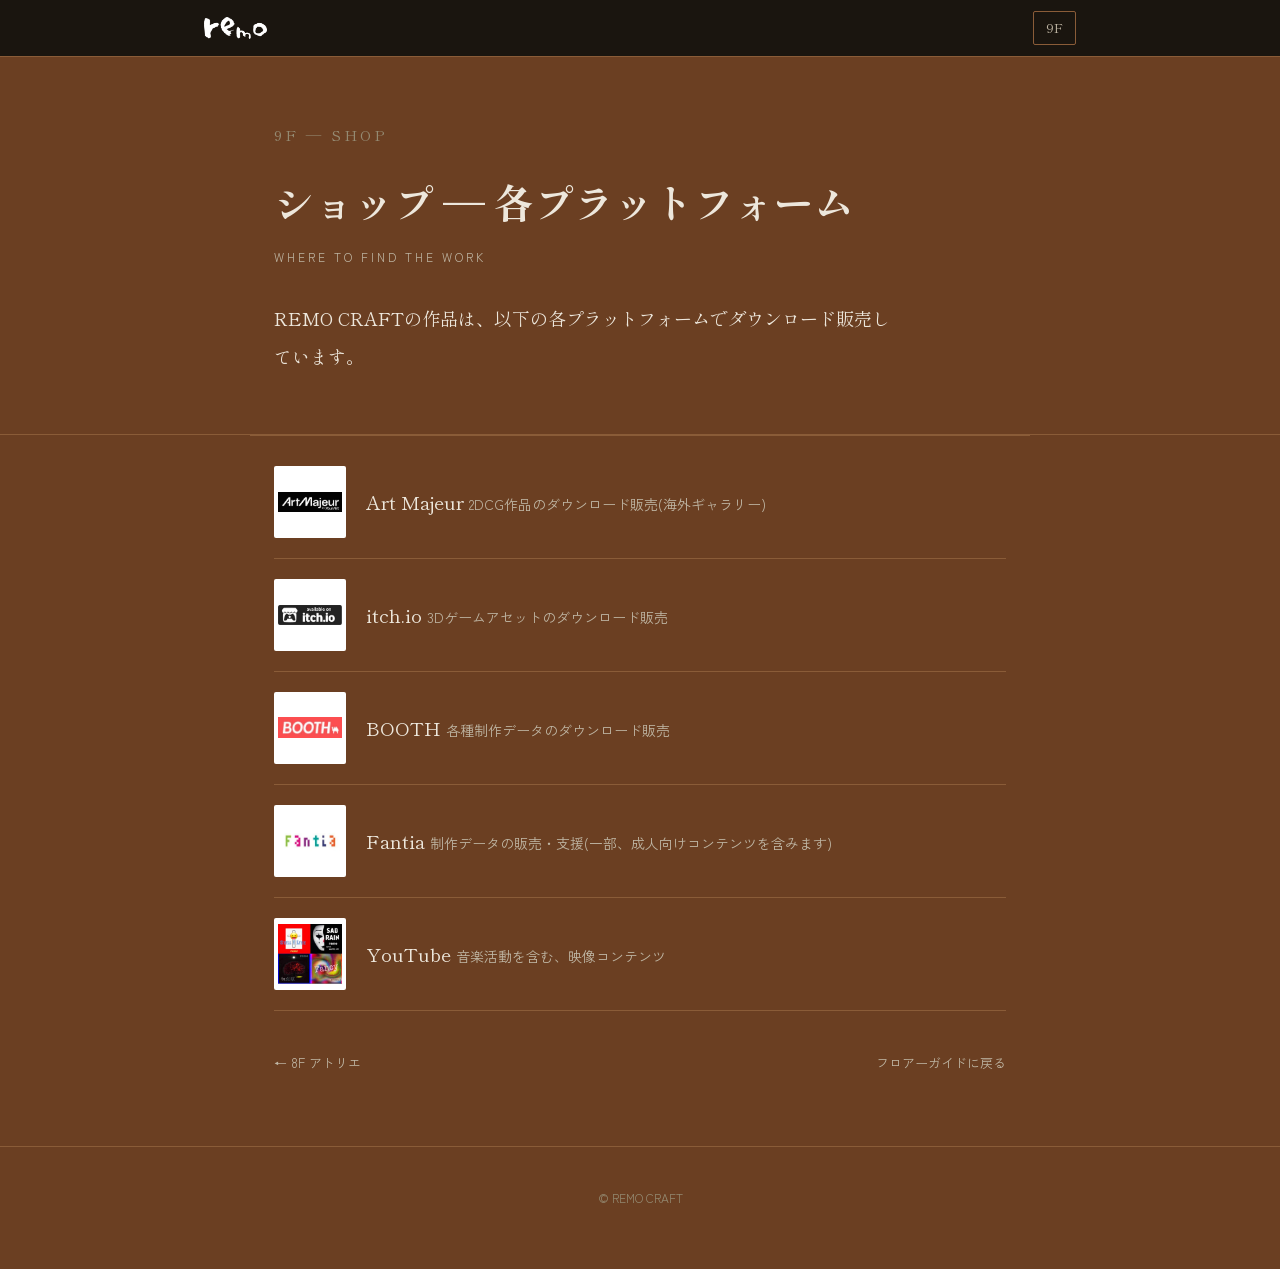
<file: floors/links.html>
<!DOCTYPE html>
<html lang="ja">
<head>
<meta charset="UTF-8">
<meta name="viewport" content="width=device-width, initial-scale=1.0">
<title>ショップ ― 各プラットフォーム | REMO CRAFT</title>
<link rel="preconnect" href="https://fonts.googleapis.com">
<link rel="preconnect" href="https://fonts.gstatic.com" crossorigin>
<link href="https://fonts.googleapis.com/css2?family=Caveat:wght@600&family=Shippori+Mincho:wght@500;700&family=Zen+Kaku+Gothic+New:wght@400;500&display=swap" rel="stylesheet">
<link rel="stylesheet" href="../assets/style.css">
<style>
  body.floor-shop{ --bg: #6b3f22; --bg-panel: #7a4a2a; --line: #8a5c38; }
</style>
</head>
<body class="floor-shop">

<header class="site-header">
  <div class="wrap">
    <a href="../index.html" class="brand-mark"><img src="../assets/images/remo-logo.png" alt="remo"></a>
    <span class="floor-tag">9F</span>
  </div>
</header>

<section class="floor-hero">
  <div class="wrap">
    <p class="floor-num">9F ― SHOP</p>
    <h1 class="floor-title-jp">ショップ ― 各プラットフォーム</h1>
    <p class="floor-title-en">WHERE TO FIND THE WORK</p>
    <p class="lead">REMO CRAFTの作品は、以下の各プラットフォームでダウンロード販売しています。</p>
  </div>
</section>

<nav class="link-list">

  <a class="link-row" href="https://www.artmajeur.com/remo-9644433" target="_blank" rel="noopener">
    <img class="link-logo" src="../assets/images/link_art_majeur.jpg" alt="Art Majeur">
    <span>
      <span class="link-name">Art Majeur</span>
      <span class="link-desc">2DCG作品のダウンロード販売(海外ギャラリー)</span>
    </span>
  </a>

  <a class="link-row" href="https://remocraft.itch.io/" target="_blank" rel="noopener">
    <img class="link-logo" src="../assets/images/link_itch.jpg" alt="itch.io">
    <span>
      <span class="link-name">itch.io</span>
      <span class="link-desc">3Dゲームアセットのダウンロード販売</span>
    </span>
  </a>

  <a class="link-row" href="https://studio-remo.booth.pm/" target="_blank" rel="noopener">
    <img class="link-logo" src="../assets/images/link_booth.jpg" alt="BOOTH">
    <span>
      <span class="link-name">BOOTH</span>
      <span class="link-desc">各種制作データのダウンロード販売</span>
    </span>
  </a>

  <a class="link-row" href="https://fantia.jp/fanclubs/548507" target="_blank" rel="noopener">
    <img class="link-logo" src="../assets/images/link_fantia.jpg" alt="Fantia">
    <span>
      <span class="link-name">Fantia</span>
      <span class="link-desc">制作データの販売・支援(一部、成人向けコンテンツを含みます)</span>
    </span>
  </a>

  <a class="link-row" href="https://www.youtube.com/@remocraft/featured" target="_blank" rel="noopener">
    <img class="link-logo" src="../assets/images/link_youtube.jpg" alt="YouTube">
    <span>
      <span class="link-name">YouTube</span>
      <span class="link-desc">音楽活動を含む、映像コンテンツ</span>
    </span>
  </a>

</nav>

<div class="floor-nav">
  <a href="profile.html">← 8F アトリエ</a>
  <a href="../index.html">フロアーガイドに戻る</a>
</div>

<footer class="site-footer">© REMO CRAFT</footer>

</body>
</html>
</file>
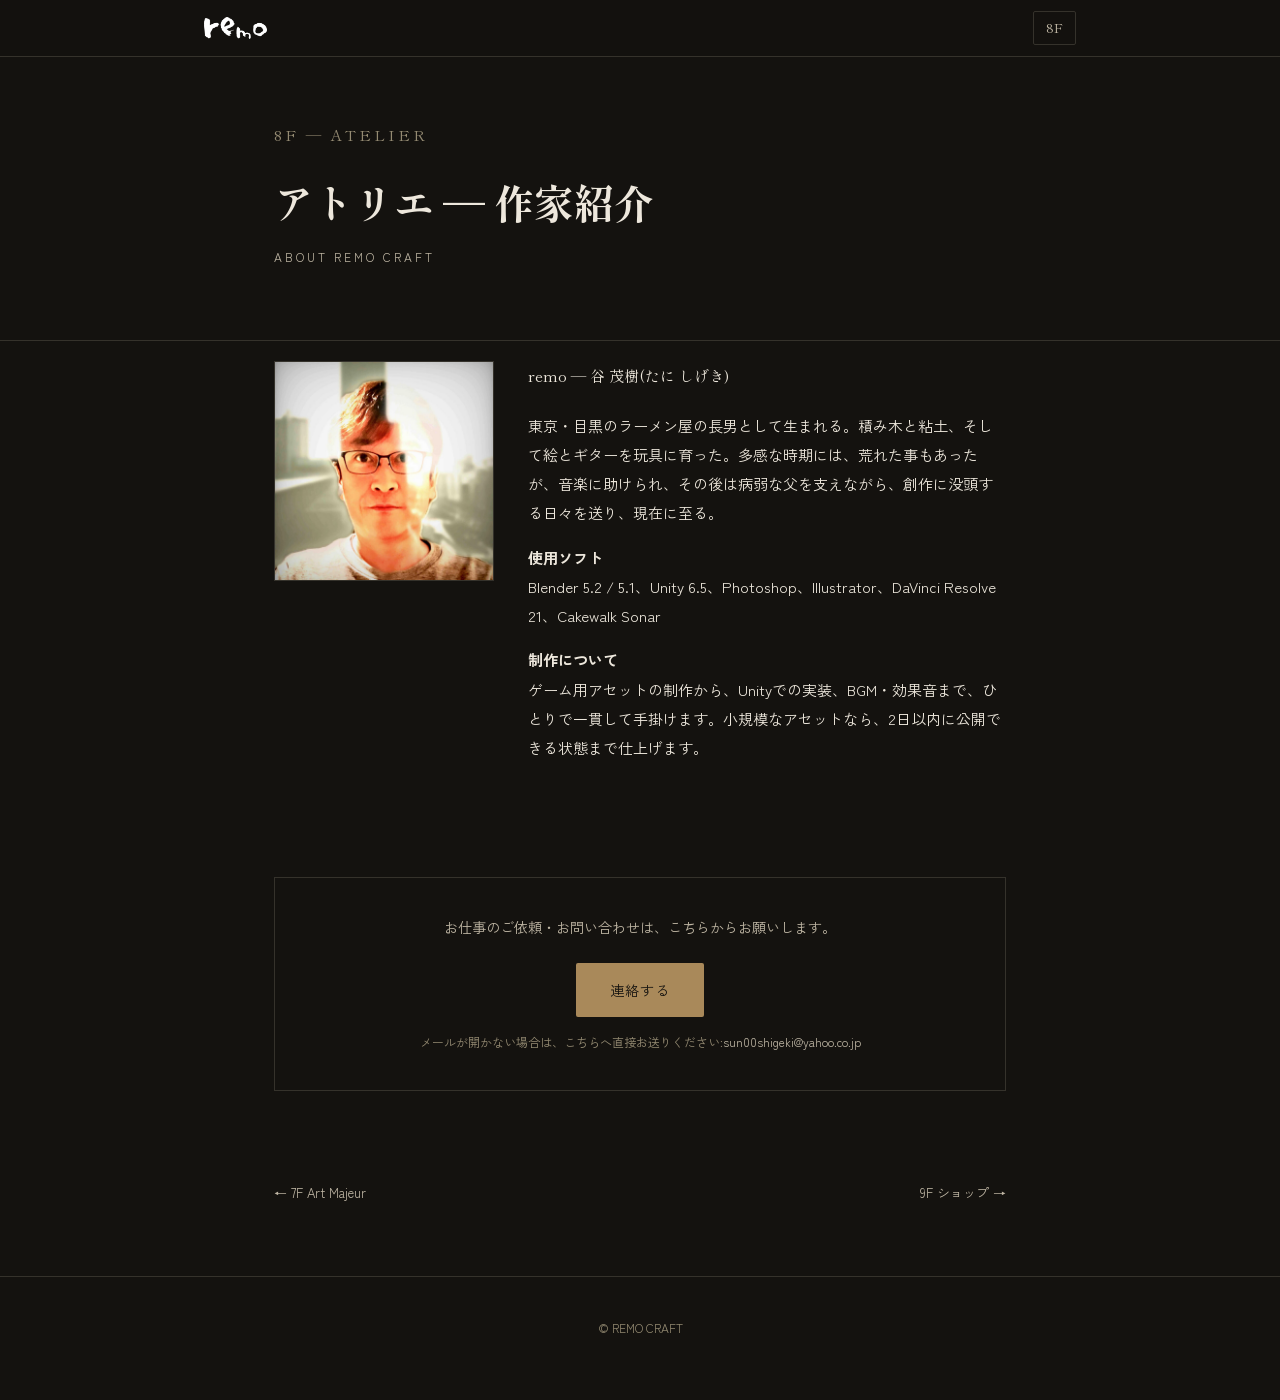
<file: floors/profile.html>
<!DOCTYPE html>
<html lang="ja">
<head>
<meta charset="UTF-8">
<meta name="viewport" content="width=device-width, initial-scale=1.0">
<title>アトリエ ― 作家紹介 | REMO CRAFT</title>
<link rel="preconnect" href="https://fonts.googleapis.com">
<link rel="preconnect" href="https://fonts.gstatic.com" crossorigin>
<link href="https://fonts.googleapis.com/css2?family=Caveat:wght@600&family=Shippori+Mincho:wght@500;700&family=Zen+Kaku+Gothic+New:wght@400;500&display=swap" rel="stylesheet">
<link rel="stylesheet" href="../assets/style.css">
</head>
<body>

<header class="site-header">
  <div class="wrap">
    <a href="../index.html" class="brand-mark"><img src="../assets/images/remo-logo.png" alt="remo"></a>
    <span class="floor-tag">8F</span>
  </div>
</header>

<section class="floor-hero">
  <div class="wrap">
    <p class="floor-num">8F ― ATELIER</p>
    <h1 class="floor-title-jp">アトリエ ― 作家紹介</h1>
    <p class="floor-title-en">ABOUT REMO CRAFT</p>
  </div>
</section>

<section class="profile-grid">

  <img class="profile-photo-img" src="../assets/images/profile.jpg" alt="谷 茂樹(remo)">

  <div class="profile-body">

    <p class="profile-name">remo ― 谷 茂樹(たに しげき)</p>

    <p>
      東京・目黒のラーメン屋の長男として生まれる。積み木と粘土、そして絵とギターを玩具に育った。多感な時期には、荒れた事もあったが、音楽に助けられ、その後は病弱な父を支えながら、創作に没頭する日々を送り、現在に至る。
    </p>

    <p>
      <strong>使用ソフト</strong><br>
      Blender 5.2 / 5.1、Unity 6.5、Photoshop、Illustrator、DaVinci Resolve 21、Cakewalk Sonar
    </p>

    <p>
      <strong>制作について</strong><br>
      ゲーム用アセットの制作から、Unityでの実装、BGM・効果音まで、ひとりで一貫して手掛けます。小規模なアセットなら、2日以内に公開できる状態まで仕上げます。
    </p>

  </div>

</section>

<section class="cta">
  <div class="cta-box">
    <p>お仕事のご依頼・お問い合わせは、こちらからお願いします。</p>
    <a class="cta-button" href="mailto:sun00shigeki@yahoo.co.jp?subject=【REMO CRAFT】お問い合わせ">連絡する</a>
    <span class="cta-fallback">メールが開かない場合は、こちらへ直接お送りください:<span>sun00shigeki@yahoo.co.jp</span></span>
  </div>
</section>

<div class="floor-nav">
  <a href="art-majeur.html">← 7F Art Majeur</a>
  <a href="links.html">9F ショップ →</a>
</div>

<footer class="site-footer">© REMO CRAFT</footer>

</body>
</html>
</file>
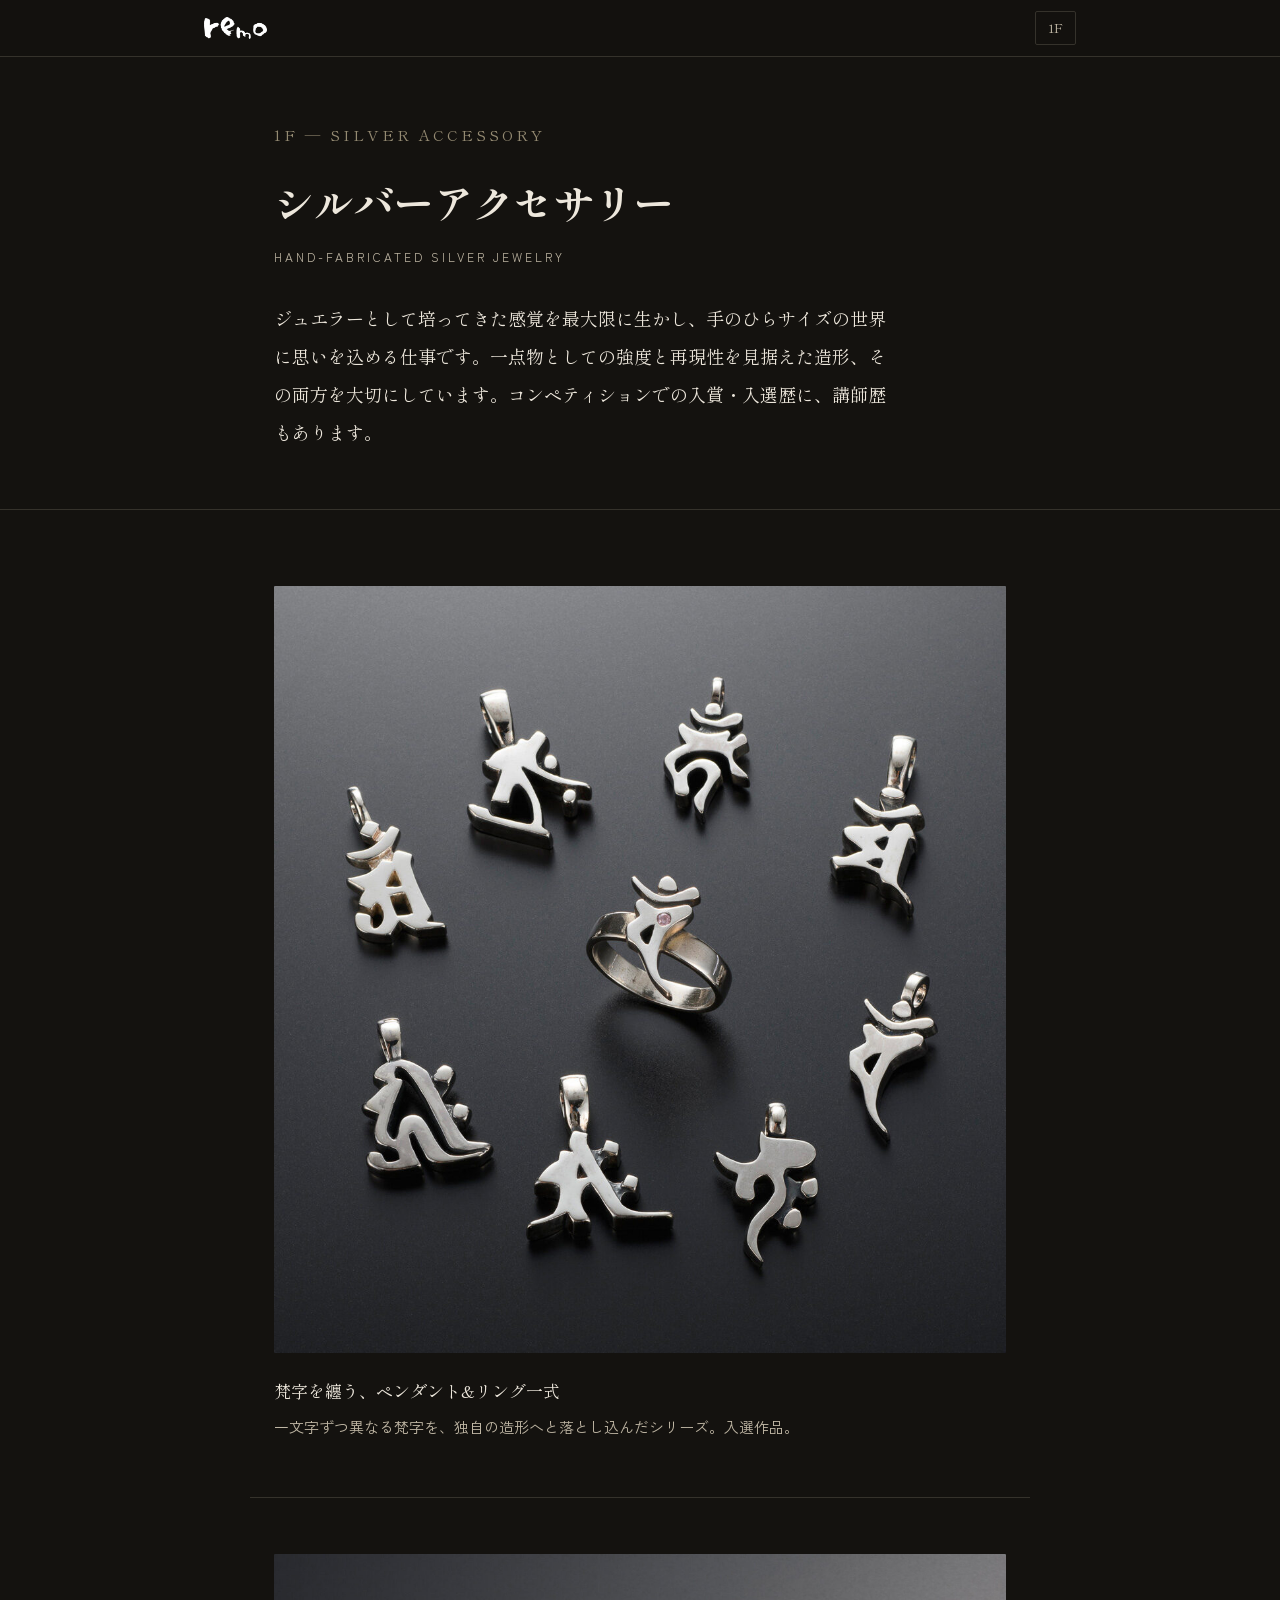
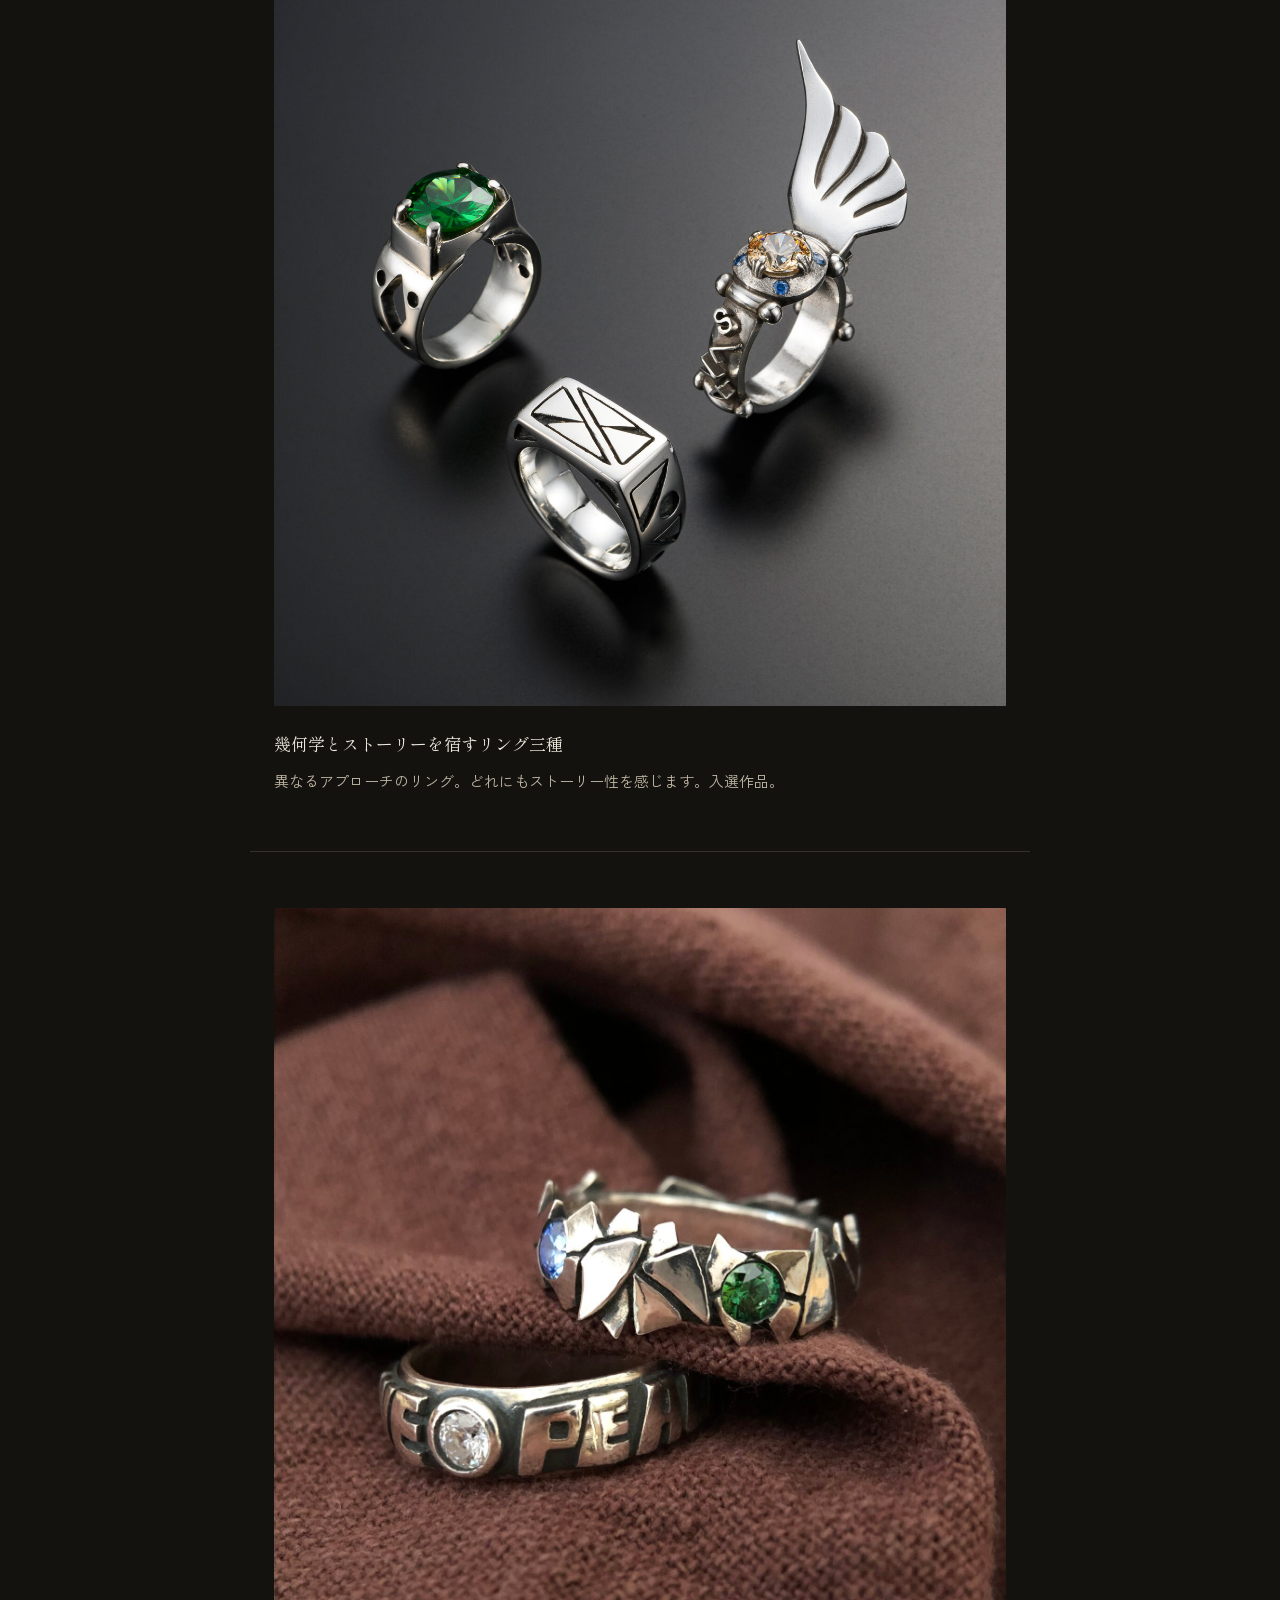
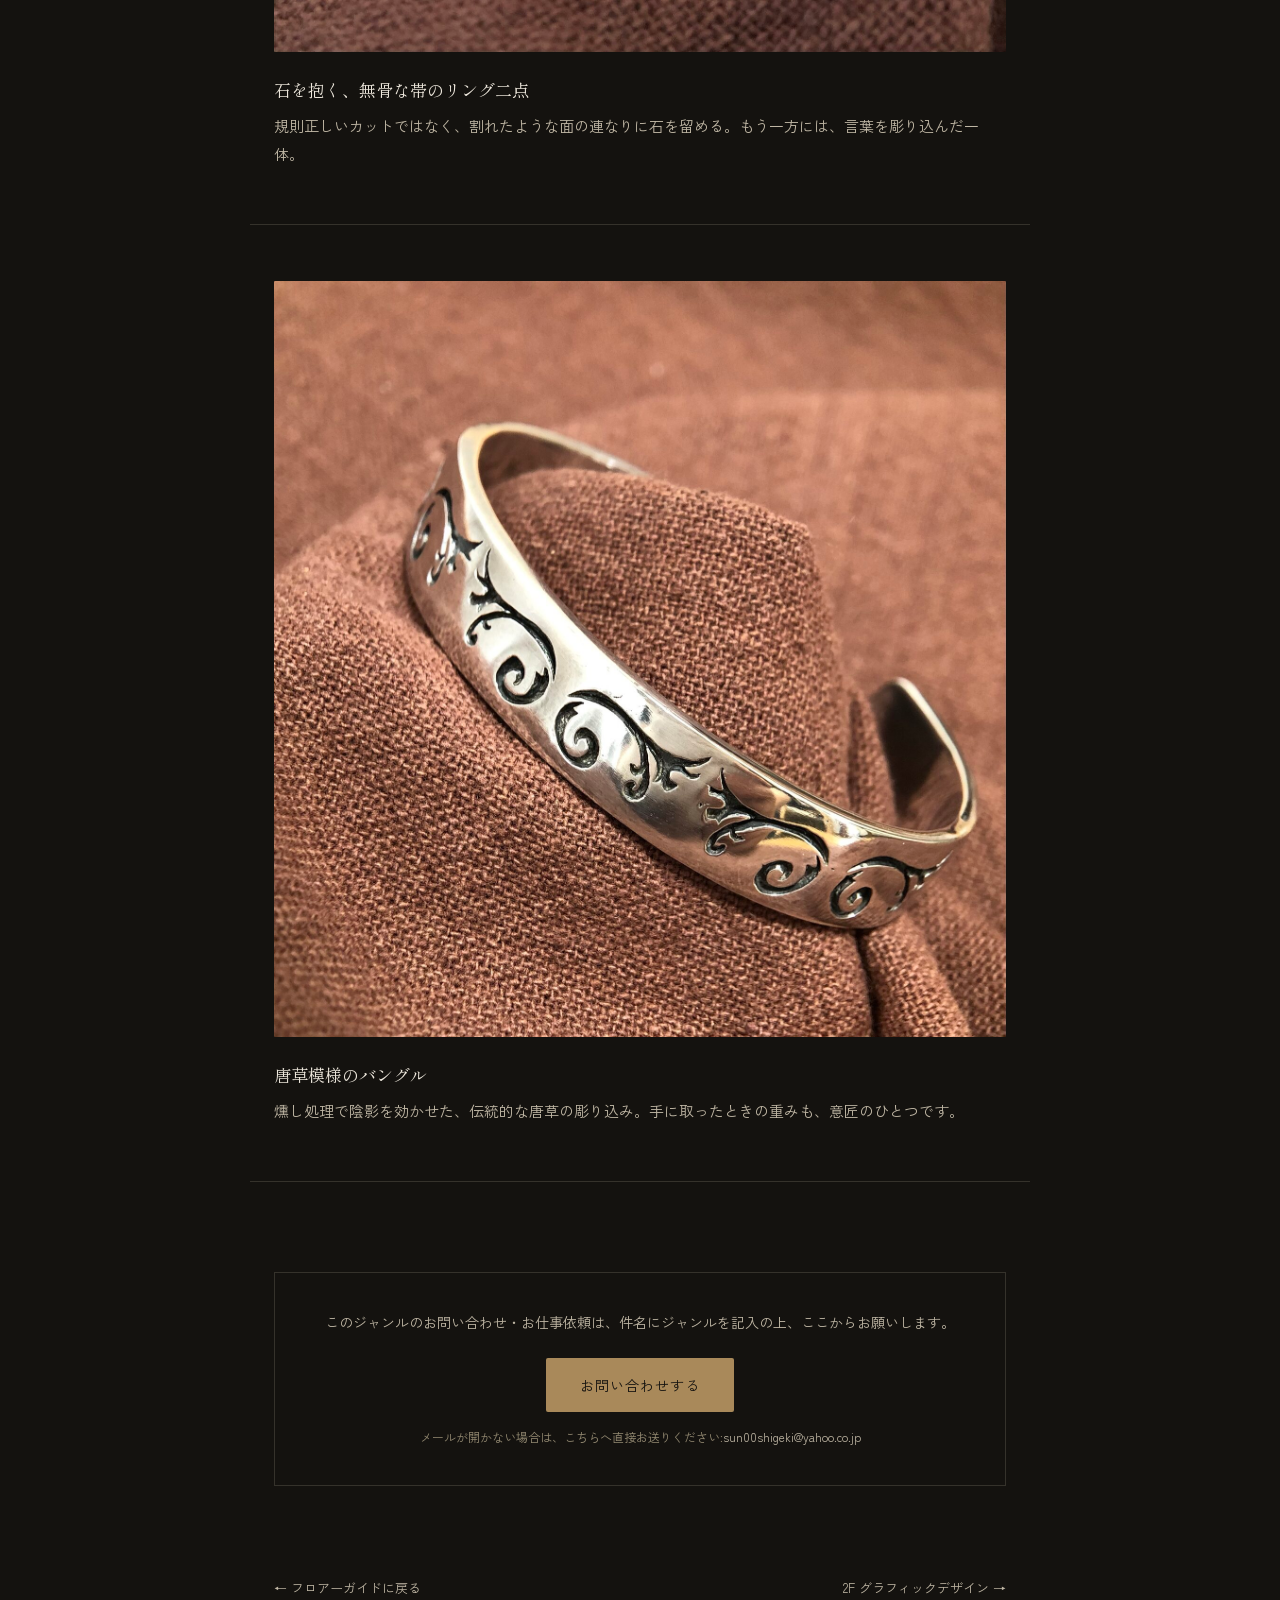
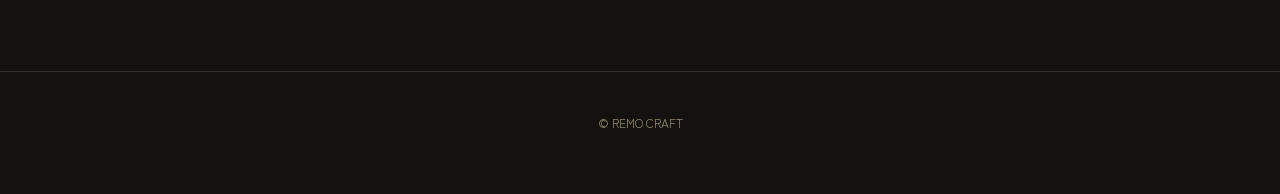
<file: floors/silver-accessory.html>
<!DOCTYPE html>
<html lang="ja">
<head>
<meta charset="UTF-8">
<meta name="viewport" content="width=device-width, initial-scale=1.0">
<title>シルバーアクセサリー | REMO CRAFT</title>
<link rel="preconnect" href="https://fonts.googleapis.com">
<link rel="preconnect" href="https://fonts.gstatic.com" crossorigin>
<link href="https://fonts.googleapis.com/css2?family=Caveat:wght@600&family=Shippori+Mincho:wght@500;700&family=Zen+Kaku+Gothic+New:wght@400;500&display=swap" rel="stylesheet">
<link rel="stylesheet" href="../assets/style.css">
</head>
<body>

<header class="site-header">
  <div class="wrap">
    <a href="../index.html" class="brand-mark"><img src="../assets/images/remo-logo.png" alt="remo"></a>
    <span class="floor-tag">1F</span>
  </div>
</header>

<section class="floor-hero">
  <div class="wrap">
    <p class="floor-num">1F ― SILVER ACCESSORY</p>
    <h1 class="floor-title-jp">シルバーアクセサリー</h1>
    <p class="floor-title-en">HAND-FABRICATED SILVER JEWELRY</p>
    <p class="lead">ジュエラーとして培ってきた感覚を最大限に生かし、手のひらサイズの世界に思いを込める仕事です。一点物としての強度と再現性を見据えた造形、その両方を大切にしています。コンペティションでの入賞・入選歴に、講師歴もあります。</p>
  </div>
</section>

<section class="works">

  <article class="work">
    <img src="../assets/images/silver_accessory01.jpg" alt="梵字をモチーフにしたシルバーペンダントとリング一式">
    <div>
      <p class="work-caption-title">梵字を纏う、ペンダント&amp;リング一式</p>
      <p class="work-caption-text">一文字ずつ異なる梵字を、独自の造形へと落とし込んだシリーズ。入選作品。</p>
    </div>
  </article>

  <article class="work">
    <img src="../assets/images/silver_accessory02.jpg" alt="幾何学模様と羽根をモチーフにしたシルバーリング三種">
    <div>
      <p class="work-caption-title">幾何学とストーリーを宿すリング三種</p>
      <p class="work-caption-text">異なるアプローチのリング。どれにもストーリー性を感じます。入選作品。</p>
    </div>
  </article>

  <article class="work">
    <img src="../assets/images/silver_accessory03.jpg" alt="石を留めたシルバーリング二点">
    <div>
      <p class="work-caption-title">石を抱く、無骨な帯のリング二点</p>
      <p class="work-caption-text">規則正しいカットではなく、割れたような面の連なりに石を留める。もう一方には、言葉を彫り込んだ一体。</p>
    </div>
  </article>

  <article class="work">
    <img src="../assets/images/silver_accessory04.jpg" alt="唐草模様を彫り込んだシルバーバングル">
    <div>
      <p class="work-caption-title">唐草模様のバングル</p>
      <p class="work-caption-text">燻し処理で陰影を効かせた、伝統的な唐草の彫り込み。手に取ったときの重みも、意匠のひとつです。</p>
    </div>
  </article>

</section>

<section class="cta">
  <div class="cta-box">
    <p>このジャンルのお問い合わせ・お仕事依頼は、件名にジャンルを記入の上、ここからお願いします。</p>
    <a class="cta-button" href="mailto:sun00shigeki@yahoo.co.jp?subject=【シルバーアクセサリー】お問い合わせ">お問い合わせする</a>
    <span class="cta-fallback">メールが開かない場合は、こちらへ直接お送りください:<span>sun00shigeki@yahoo.co.jp</span></span>
  </div>
</section>

<div class="floor-nav">
  <a href="../index.html">← フロアーガイドに戻る</a>
  <a href="graphic-design.html">2F グラフィックデザイン →</a>
</div>

<footer class="site-footer">© REMO CRAFT</footer>

</body>
</html>
</file>
<file: assets/style.css>
/* ==========================================================================
   REMO CRAFT — Museum Floor Directory
   Design tokens
   ========================================================================== */

:root{
  --bg:        #14120f;   /* gallery wall, warm near-black */
  --bg-panel:  #1c1a16;   /* slightly raised panel */
  --line:      #35322b;   /* hairline dividers */
  --ink:       #ede7dc;   /* warm off-white text */
  --ink-dim:   #bfb6a4;   /* muted secondary text */
  --ink-faint: #948a72;   /* floor numbers, tertiary */
  --silver:    #c7cbd1;   /* pewter accent — ties to silver jewelry */
  --silver-dim:#7d8188;
  --brass:     #a9895a;   /* rare warm accent, CTA */
  --brass-ink: #14120f;

  --serif: "Shippori Mincho", serif;
  --sans:  "Zen Kaku Gothic New", sans-serif;
  --hand:  "Caveat", cursive;

  --max: 780px;
  --gutter: 24px;
}

*{ box-sizing: border-box; }

html{ scroll-behavior: smooth; }

body{
  margin: 0;
  background: var(--bg);
  color: var(--ink);
  font-family: var(--sans);
  font-size: 17px;
  line-height: 1.9;
  -webkit-font-smoothing: antialiased;
}

@media (prefers-reduced-motion: reduce){
  html{ scroll-behavior: auto; }
  *{ animation: none !important; transition: none !important; }
}

img{ max-width: 100%; display: block; }

a{ color: inherit; }

.wrap{
  max-width: var(--max);
  margin: 0 auto;
  padding: 0 var(--gutter);
}

/* ---------- header / floor nav ---------- */

.site-header{
  position: sticky;
  top: 0;
  z-index: 10;
  background: rgba(20,18,15,0.92);
  backdrop-filter: blur(6px);
  border-bottom: 1px solid var(--line);
}

.site-header .wrap{
  display: flex;
  align-items: center;
  justify-content: space-between;
  height: 56px;
  max-width: 920px;
}

.brand-mark{
  display: block;
  text-decoration: none;
}

.brand-mark img{
  height: 22px;
  width: auto;
  display: block;
}

.floor-tag{
  font-family: var(--serif);
  font-size: 13px;
  color: var(--ink-dim);
  border: 1px solid var(--line);
  padding: 4px 12px;
  border-radius: 2px;
}

/* ---------- hero (top page) ---------- */

.hero{
  min-height: 78vh;
  display: flex;
  flex-direction: column;
  align-items: center;
  justify-content: center;
  text-align: center;
  padding: 80px var(--gutter) 60px;
  border-bottom: 1px solid var(--line);
}

.hero .logo{
  margin: 0;
  width: min(70vw, 420px);
}

.hero .presented{
  margin-top: 18px;
  font-size: 12px;
  letter-spacing: 4px;
  color: var(--ink-faint);
}

.hero-copy{
  max-width: 640px;
  margin: 56px auto 0;
  padding: 0 var(--gutter);
  text-align: left;
}

.hero-copy p{
  font-family: var(--serif);
  font-size: 19px;
  line-height: 2.05;
  color: var(--ink);
  margin: 0 0 6px;
}

.hero-copy .credit{
  font-family: var(--sans);
  font-size: 13px;
  color: var(--ink-dim);
  margin-top: 22px;
}

/* ---------- floor directory (top page list) ---------- */

.directory{
  padding: 70px 0 100px;
}

.directory-title{
  font-family: var(--serif);
  font-size: 14px;
  letter-spacing: 3px;
  color: var(--ink-faint);
  margin: 0 0 8px;
  padding: 0 var(--gutter);
  max-width: 920px;
  margin-left: auto;
  margin-right: auto;
}

.directory-list{
  max-width: 920px;
  margin: 0 auto;
  border-top: 1px solid var(--line);
}

.directory-row{
  display: grid;
  grid-template-columns: 64px 1fr auto;
  align-items: baseline;
  gap: 18px;
  padding: 26px var(--gutter);
  border-bottom: 1px solid var(--line);
  text-decoration: none;
  color: var(--ink);
  transition: background 0.2s ease;
}

.directory-row:hover{ background: var(--bg-panel); }
.directory-row:hover .row-en{ color: var(--silver); }

.row-num{
  font-family: var(--serif);
  font-size: 22px;
  color: var(--ink-faint);
}

.row-text{ min-width: 0; }

.row-jp{
  font-family: var(--serif);
  font-size: 20px;
}

.row-en{
  display: block;
  font-size: 12px;
  letter-spacing: 2px;
  color: var(--ink-dim);
  margin-top: 4px;
  transition: color 0.2s ease;
}

.row-hook{
  font-size: 14px;
  color: var(--ink-dim);
  text-align: right;
  max-width: 220px;
  display: none;
}

@media (min-width: 640px){
  .row-hook{ display: block; }
}

/* ---------- floor page ---------- */

.floor-hero{
  padding: 64px var(--gutter) 40px;
  border-bottom: 1px solid var(--line);
}

.floor-hero .wrap{ max-width: var(--max); }

.floor-num{
  font-family: var(--serif);
  font-size: 15px;
  letter-spacing: 3px;
  color: var(--ink-faint);
  margin: 0 0 14px;
}

.floor-title-jp{
  font-family: var(--serif);
  font-size: clamp(28px, 5vw, 40px);
  margin: 0 0 6px;
}

.floor-title-en{
  font-size: 12px;
  letter-spacing: 3px;
  color: var(--ink-dim);
  margin: 0 0 32px;
}

.lead{
  font-family: var(--serif);
  font-size: 18px;
  line-height: 2.1;
  color: var(--ink);
  max-width: 620px;
}

/* gallery of works */

.works{
  padding: 20px 0 30px;
}

.work{
  max-width: var(--max);
  margin: 0 auto;
  padding: 56px var(--gutter);
  border-bottom: 1px solid var(--line);
  display: grid;
  gap: 22px;
}

.work img, .work .placeholder{
  border-radius: 1px;
}

.work .placeholder{
  width: 100%;
  aspect-ratio: 4/3;
  background: var(--bg-panel);
  border: 1px dashed var(--line);
  display: flex;
  align-items: center;
  justify-content: center;
  color: var(--ink-faint);
  font-size: 13px;
  text-align: center;
  padding: 20px;
}

.work-caption-title{
  font-family: var(--serif);
  font-size: 17px;
  margin: 0 0 6px;
}

.work-caption-text{
  font-size: 15px;
  color: var(--ink-dim);
  line-height: 1.85;
  margin: 0;
}

/* image grid for multi-photo entries */

.work-grid{
  display: grid;
  grid-template-columns: repeat(2, 1fr);
  gap: 8px;
}

.work-grid img{ width: 100%; height: 100%; object-fit: cover; aspect-ratio: 1; }

/* ---------- contact CTA ---------- */

.cta{
  max-width: var(--max);
  margin: 0 auto;
  padding: 60px var(--gutter) 90px;
}

.cta-box{
  border: 1px solid var(--line);
  padding: 36px 30px;
  text-align: center;
}

.cta-box p{
  font-size: 14px;
  color: var(--ink-dim);
  line-height: 1.9;
  margin: 0 0 22px;
}

.cta-button{
  display: inline-block;
  font-family: var(--sans);
  font-size: 14px;
  letter-spacing: 1px;
  color: var(--brass-ink);
  background: var(--brass);
  padding: 14px 34px;
  text-decoration: none;
  border-radius: 2px;
  transition: opacity 0.2s ease;
}

.cta-button:hover{ opacity: 0.85; }

.cta-fallback{
  display: block;
  margin-top: 14px;
  font-size: 12px;
  color: var(--ink-faint);
}

.cta-fallback span{
  color: var(--ink-dim);
  user-select: all;
}

.floor-nav{
  display: flex;
  justify-content: space-between;
  max-width: var(--max);
  margin: 0 auto;
  padding: 0 var(--gutter) 70px;
  font-size: 13px;
  color: var(--ink-dim);
}

.floor-nav a{ text-decoration: none; color: var(--ink-dim); }
.floor-nav a:hover{ color: var(--silver); }

/* ---------- profile floor ---------- */

.profile-grid{
  max-width: var(--max);
  margin: 0 auto;
  padding: 20px var(--gutter) 40px;
  display: grid;
  gap: 34px;
}

@media (min-width: 640px){
  .profile-grid{
    grid-template-columns: 220px 1fr;
    align-items: start;
  }
}

.profile-photo-img{
  width: 100%;
  aspect-ratio: 1;
  object-fit: cover;
  border: 1px solid var(--line);
}

.profile-name{
  font-family: var(--serif);
  font-size: 20px;
  color: var(--ink);
  margin: 0 0 20px;
}

.profile-body p{
  font-size: 15px;
  color: var(--ink);
  line-height: 1.95;
}

/* ---------- links floor ---------- */

.link-list{
  max-width: var(--max);
  margin: 0 auto;
  padding: 10px var(--gutter) 40px;
  border-top: 1px solid var(--line);
}

.link-row{
  display: flex;
  align-items: center;
  gap: 20px;
  padding: 20px 0;
  border-bottom: 1px solid var(--line);
  text-decoration: none;
  color: var(--ink);
}

.link-logo{
  width: 72px;
  height: 72px;
  object-fit: contain;
  background: #fff;
  border-radius: 2px;
  flex-shrink: 0;
  padding: 4px;
}

.link-row:hover .link-name{ color: var(--silver); }

.link-name{
  font-family: var(--serif);
  font-size: 19px;
  transition: color 0.2s ease;
}

.link-desc{
  font-size: 14px;
  color: var(--ink-dim);
  margin-top: 6px;
}

/* ---------- footer ---------- */

.site-footer{
  text-align: center;
  padding: 40px var(--gutter) 60px;
  font-size: 12px;
  color: var(--ink-faint);
  border-top: 1px solid var(--line);
}
</file>
